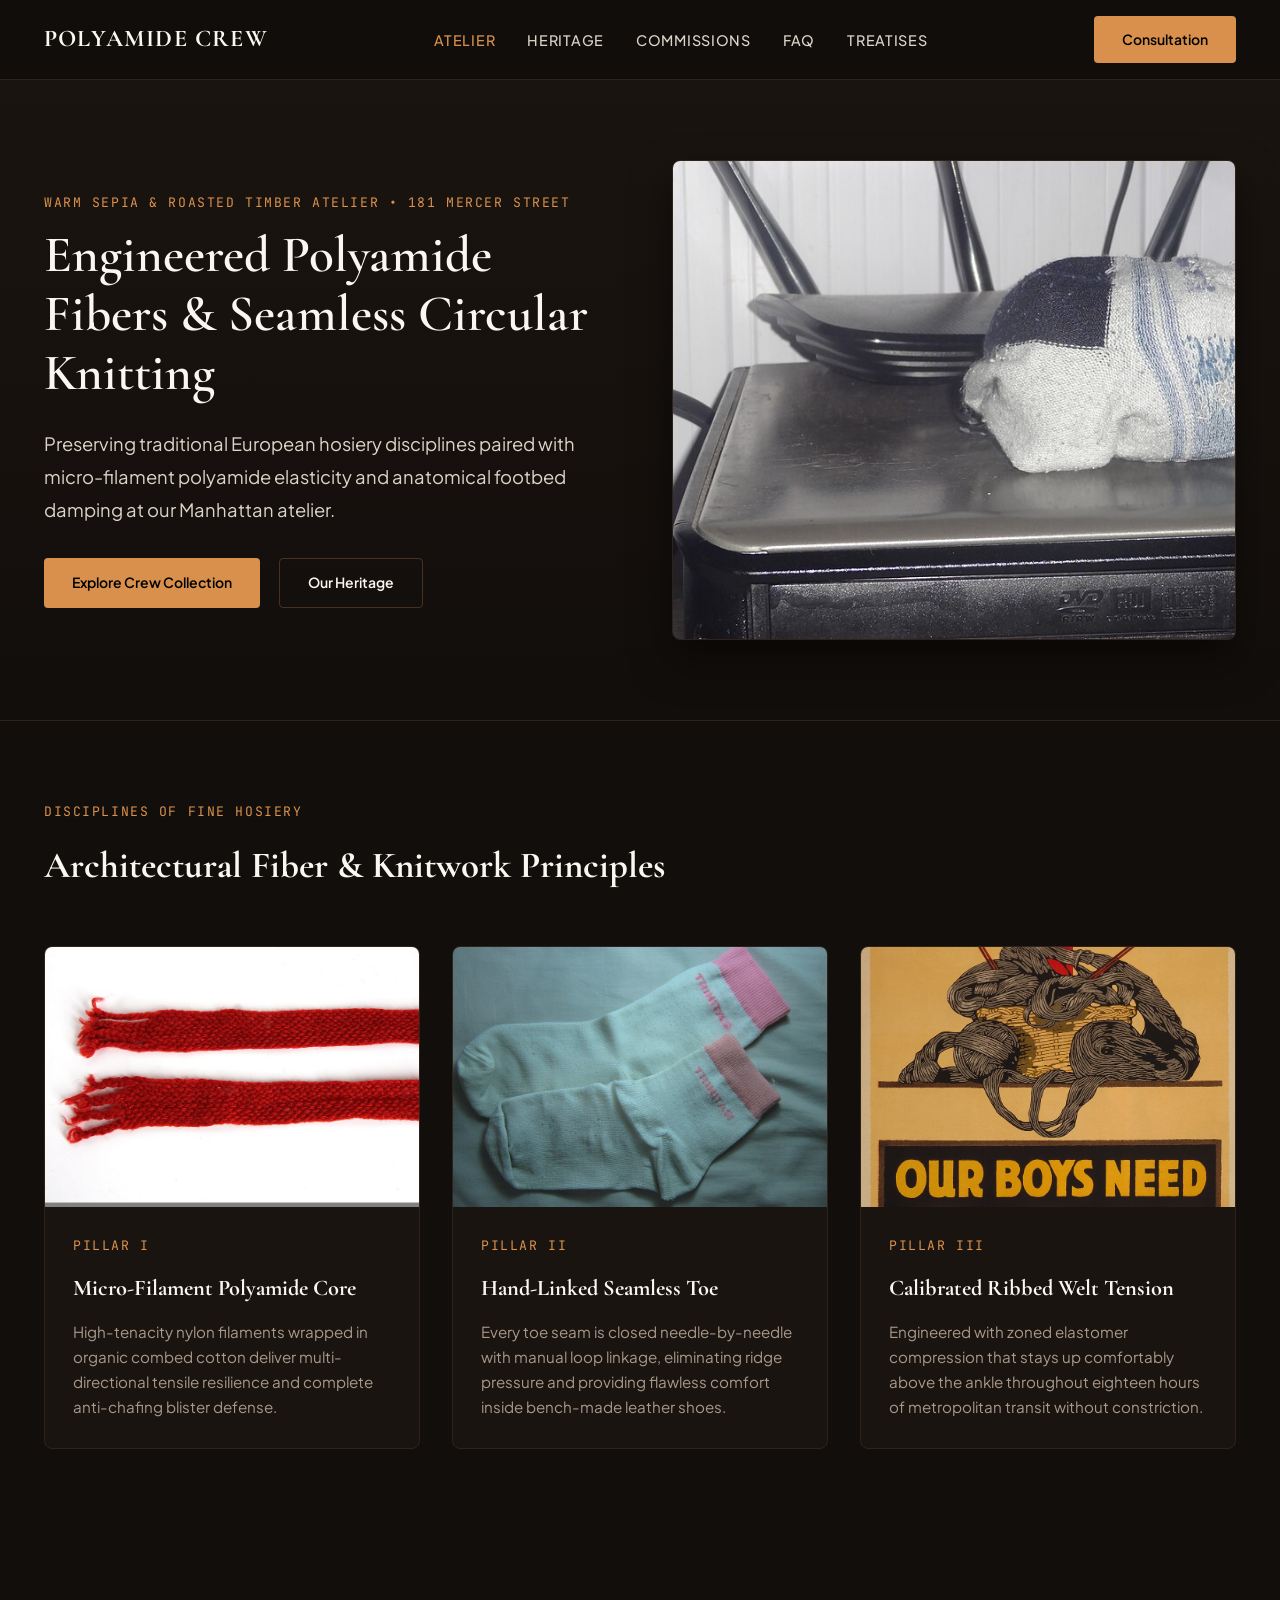
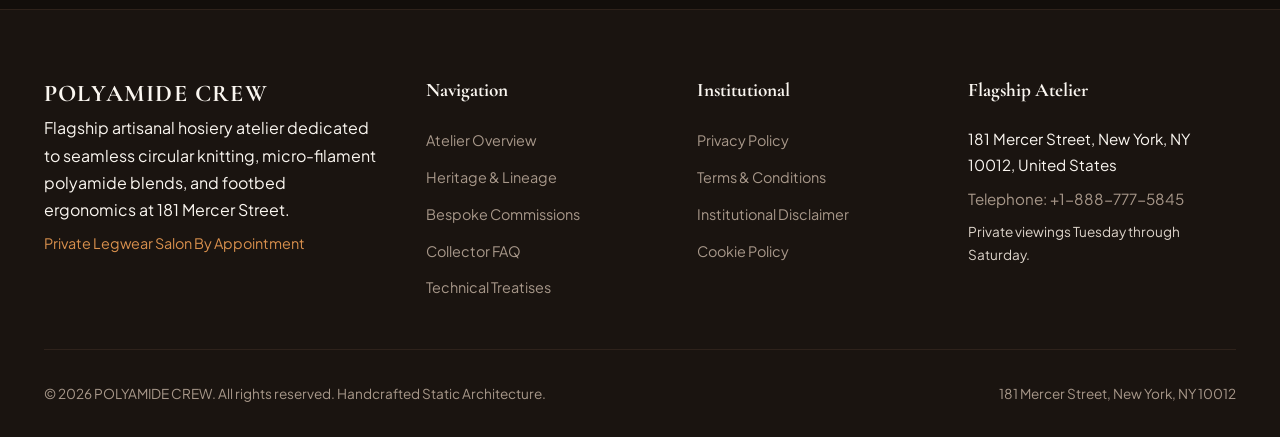
<file: index.html>
<!DOCTYPE html>
<html lang="en">
<head>
  <meta charset="UTF-8">
  <meta name="viewport" content="width=device-width, initial-scale=1.0">
  <title>Polyamide Crew | Flagship Hosiery Atelier & Technical Polyamide Crew Legwear</title>
  <meta name="description" content="Bespoke technical polyamide crew socks, circular knitting craft, and artisanal legwear at 181 Mercer Street, New York.">
  <link rel="preconnect" href="https://fonts.googleapis.com">
  <link rel="preconnect" href="https://fonts.gstatic.com" crossorigin>
  <link href="https://fonts.googleapis.com/css2?family=Cormorant+Garamond:ital,wght@0,400..700;1,400..700&family=Plus+Jakarta+Sans:wght@300;400;500;600;700&family=JetBrains+Mono:wght@400;500&display=swap" rel="stylesheet">
  <link rel="stylesheet" href="assets/css/style.css">
  <script async src="https://www.googletagmanager.com/gtag/js?id=G-0LY0HY7L01"></script>
  <script>
    window.dataLayer = window.dataLayer || [];
    function gtag(){dataLayer.push(arguments);}
    gtag('js', new Date());
    gtag('config', 'G-0LY0HY7L01');
  </script>
</head>

<body>
<header class="site-header">
  <div class="container header-inner">
    <a href="index.html" class="brand-logo">POLYAMIDE CREW</a>
    <ul class="nav-desktop">
      <li><a href="index.html" class="active">Atelier</a></li>
      <li><a href="about.html" class="">Heritage</a></li>
      <li><a href="services.html" class="">Commissions</a></li>
      <li><a href="faq.html" class="">FAQ</a></li>
      <li><a href="blog.html" class="">Treatises</a></li>
    </ul>
    <div style="display:flex; align-items:center; gap:1rem;">
      <a href="contact.html" class="btn-primary" style="display:inline-flex;">Consultation</a>
      <button class="drawer-toggle" id="drawer-toggle" aria-label="Toggle Navigation">&#9776;</button>
    </div>
  </div>
</header>
<div class="mobile-drawer" id="mobile-drawer">
  <a href="index.html">Atelier Home</a>
  <a href="about.html">Heritage & Lineage</a>
  <a href="services.html">Bespoke Commissions</a>
  <a href="faq.html">Technical FAQ</a>
  <a href="blog.html">Research Treatises</a>
  <a href="contact.html">Private Consultation</a>
</div>
  <section class="hero" style="border-bottom:1px solid var(--border-subtle); background:linear-gradient(180deg, var(--bg-surface) 0%, var(--bg-primary) 100%);">
    <div class="container" style="display:grid; grid-template-columns:1fr 1fr; gap:4rem; align-items:center;">
      <div>
        <span class="eyebrow">Warm Sepia & Roasted Timber Atelier &bull; 181 Mercer Street</span>
        <h1>Engineered Polyamide Fibers & Seamless Circular Knitting</h1>
        <p style="font-size:1.15rem; color:var(--text-secondary); line-height:1.8; margin-bottom:2rem;">Preserving traditional European hosiery disciplines paired with micro-filament polyamide elasticity and anatomical footbed damping at our Manhattan atelier.</p>
        <div style="display:flex; gap:1.2rem;">
          <a href="services.html" class="btn-primary">Explore Crew Collection</a>
          <a href="about.html" class="btn-secondary">Our Heritage</a>
        </div>
      </div>
      <div>
        <img src="assets/images/artisan_detail_1.jpg" alt="Hand-loomed charcoal and slate polyamide crew socks" style="border-radius:var(--radius-md); width:100%; height:480px; object-fit:cover; border:1px solid var(--border-subtle); box-shadow:0 20px 40px rgba(0,0,0,0.5);">
      </div>
    </div>
  </section>

  <section class="section-pad">
    <div class="container">
      <span class="eyebrow">Disciplines of Fine Hosiery</span>
      <h2 style="font-family:var(--font-heading); font-size:2.3rem; margin-bottom:3rem;">Architectural Fiber & Knitwork Principles</h2>
      <div class="grid-3">
        <div class="card">
          <img src="assets/images/artisan_detail_2.jpg" alt="Archival Scandinavian wool and nylon blend stockings">
          <div class="card-body">
            <span class="eyebrow">Pillar I</span>
            <h3>Micro-Filament Polyamide Core</h3>
            <p>High-tenacity nylon filaments wrapped in organic combed cotton deliver multi-directional tensile resilience and complete anti-chafing blister defense.</p>
          </div>
        </div>
        <div class="card">
          <img src="assets/images/artisan_detail_3.jpg" alt="High-density ribbed crew socks with reinforced heel cup">
          <div class="card-body">
            <span class="eyebrow">Pillar II</span>
            <h3>Hand-Linked Seamless Toe</h3>
            <p>Every toe seam is closed needle-by-needle with manual loop linkage, eliminating ridge pressure and providing flawless comfort inside bench-made leather shoes.</p>
          </div>
        </div>
        <div class="card">
          <img src="assets/images/artisan_detail_4.jpg" alt="Hand-knitting artisan rib stitch execution on traditional needles">
          <div class="card-body">
            <span class="eyebrow">Pillar III</span>
            <h3>Calibrated Ribbed Welt Tension</h3>
            <p>Engineered with zoned elastomer compression that stays up comfortably above the ankle throughout eighteen hours of metropolitan transit without constriction.</p>
          </div>
        </div>
      </div>
    </div>
  </section>
<footer class="site-footer">
  <div class="container">
    <div class="footer-grid">
      <div class="footer-brand">
        <span class="brand-logo">POLYAMIDE CREW</span>
        <p>Flagship artisanal hosiery atelier dedicated to seamless circular knitting, micro-filament polyamide blends, and footbed ergonomics at 181 Mercer Street.</p>
        <p style="color:var(--accent-gold); font-size:0.9rem; margin-top:0.5rem;">Private Legwear Salon By Appointment</p>
      </div>
      <div class="footer-col">
        <h4>Navigation</h4>
        <ul>
          <li><a href="index.html">Atelier Overview</a></li>
          <li><a href="about.html">Heritage & Lineage</a></li>
          <li><a href="services.html">Bespoke Commissions</a></li>
          <li><a href="faq.html">Collector FAQ</a></li>
          <li><a href="blog.html">Technical Treatises</a></li>
        </ul>
      </div>
      <div class="footer-col">
        <h4>Institutional</h4>
        <ul>
          <li><a href="privacy-policy.html">Privacy Policy</a></li>
          <li><a href="terms-and-conditions.html">Terms & Conditions</a></li>
          <li><a href="disclaimer.html">Institutional Disclaimer</a></li>
          <li><a href="cookie-policy.html">Cookie Policy</a></li>
        </ul>
      </div>
      <div class="footer-col">
        <h4>Flagship Atelier</h4>
        <p style="color:var(--text-primary); font-size:0.95rem; margin-bottom:0.5rem;">181 Mercer Street, New York, NY 10012, United States</p>
        <p style="color:var(--text-muted); font-size:0.95rem; margin-bottom:0.5rem;">Telephone: +1-888-777-5845</p>
        <p style="color:var(--text-secondary); font-size:0.85rem;">Private viewings Tuesday through Saturday.</p>
      </div>
    </div>
    <div class="footer-bottom">
      <span>&copy; 2026 POLYAMIDE CREW. All rights reserved. Handcrafted Static Architecture.</span>
      <span>181 Mercer Street, New York, NY 10012</span>
    </div>
  </div>
</footer>
<script src="assets/js/main.js"></script>
</body>
</html>
</file>
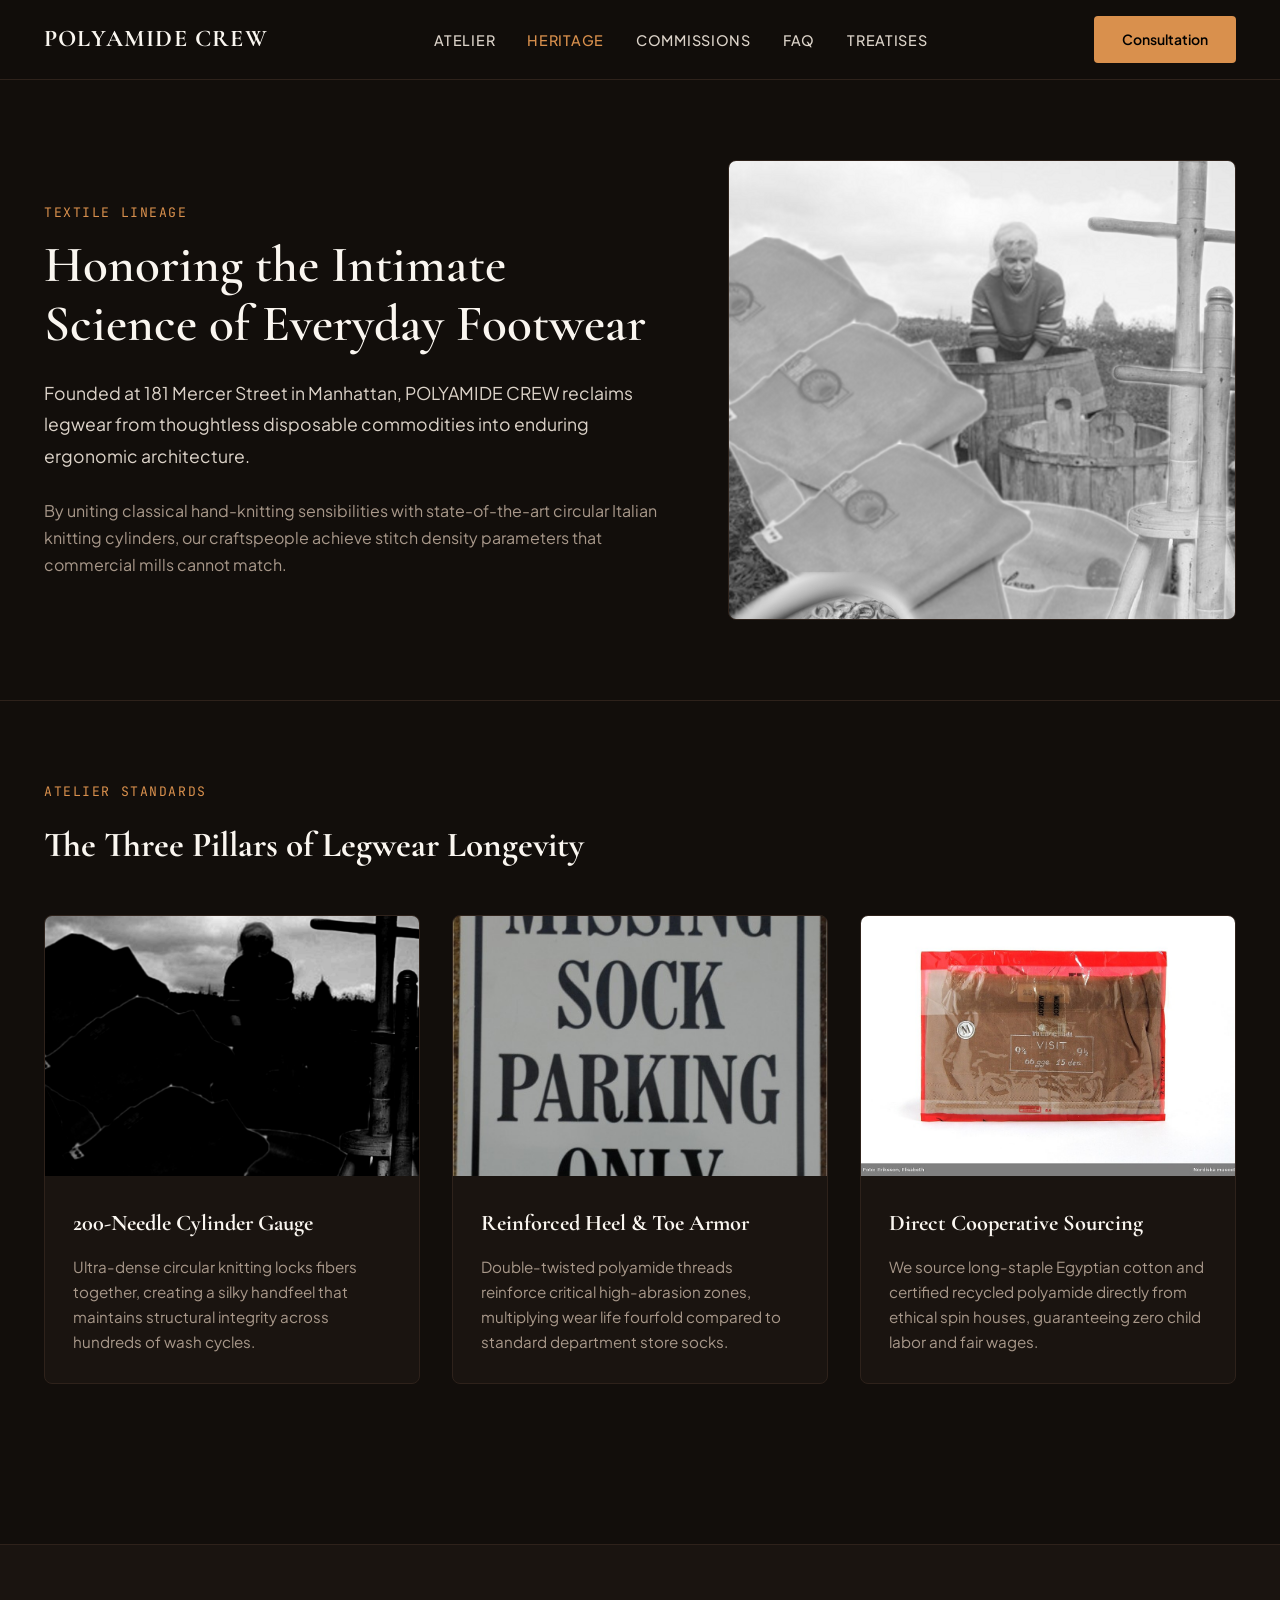
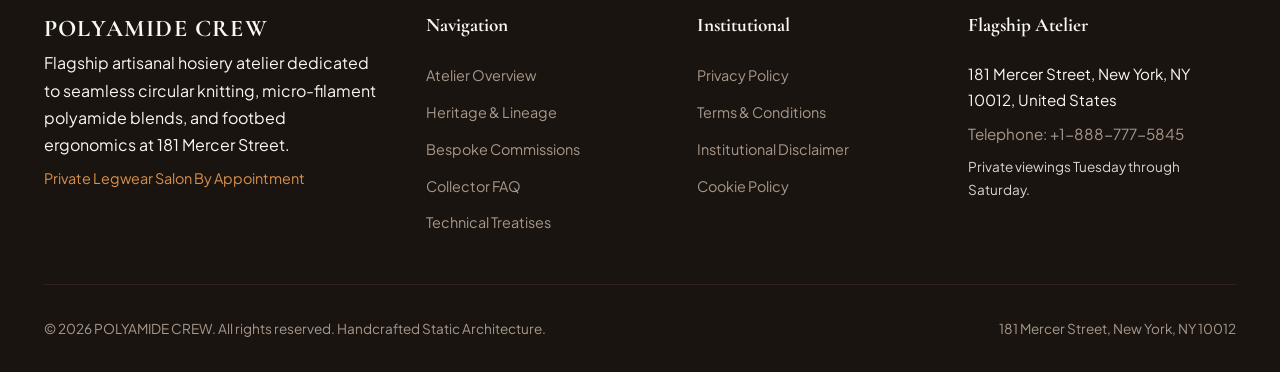
<file: about.html>
<!DOCTYPE html>
<html lang="en">
<head>
  <meta charset="UTF-8">
  <meta name="viewport" content="width=device-width, initial-scale=1.0">
  <title>Heritage & Philosophy | Polyamide Crew</title>
  <meta name="description" content="Discover the textile heritage, circular knitting mastery, and material philosophy of Polyamide Crew at 181 Mercer Street.">
  <link rel="preconnect" href="https://fonts.googleapis.com">
  <link rel="preconnect" href="https://fonts.gstatic.com" crossorigin>
  <link href="https://fonts.googleapis.com/css2?family=Cormorant+Garamond:ital,wght@0,400..700;1,400..700&family=Plus+Jakarta+Sans:wght@300;400;500;600;700&family=JetBrains+Mono:wght@400;500&display=swap" rel="stylesheet">
  <link rel="stylesheet" href="assets/css/style.css">
  <script async src="https://www.googletagmanager.com/gtag/js?id=G-0LY0HY7L01"></script>
  <script>
    window.dataLayer = window.dataLayer || [];
    function gtag(){dataLayer.push(arguments);}
    gtag('js', new Date());
    gtag('config', 'G-0LY0HY7L01');
  </script>
</head>

<body>
<header class="site-header">
  <div class="container header-inner">
    <a href="index.html" class="brand-logo">POLYAMIDE CREW</a>
    <ul class="nav-desktop">
      <li><a href="index.html" class="">Atelier</a></li>
      <li><a href="about.html" class="active">Heritage</a></li>
      <li><a href="services.html" class="">Commissions</a></li>
      <li><a href="faq.html" class="">FAQ</a></li>
      <li><a href="blog.html" class="">Treatises</a></li>
    </ul>
    <div style="display:flex; align-items:center; gap:1rem;">
      <a href="contact.html" class="btn-primary" style="display:inline-flex;">Consultation</a>
      <button class="drawer-toggle" id="drawer-toggle" aria-label="Toggle Navigation">&#9776;</button>
    </div>
  </div>
</header>
<div class="mobile-drawer" id="mobile-drawer">
  <a href="index.html">Atelier Home</a>
  <a href="about.html">Heritage & Lineage</a>
  <a href="services.html">Bespoke Commissions</a>
  <a href="faq.html">Technical FAQ</a>
  <a href="blog.html">Research Treatises</a>
  <a href="contact.html">Private Consultation</a>
</div>
  <section class="hero">
    <div class="container" style="display:grid; grid-template-columns:1.1fr 0.9fr; gap:4rem; align-items:center;">
      <div>
        <span class="eyebrow">Textile Lineage</span>
        <h1>Honoring the Intimate Science of Everyday Footwear</h1>
        <p style="color:var(--text-secondary); font-size:1.1rem; line-height:1.8; margin-bottom:1.5rem;">Founded at 181 Mercer Street in Manhattan, POLYAMIDE CREW reclaims legwear from thoughtless disposable commodities into enduring ergonomic architecture.</p>
        <p style="color:var(--text-muted); font-size:1rem; line-height:1.7;">By uniting classical hand-knitting sensibilities with state-of-the-art circular Italian knitting cylinders, our craftspeople achieve stitch density parameters that commercial mills cannot match.</p>
      </div>
      <div>
        <img src="assets/images/artisan_detail_5.png" alt="Bespoke fine-gauge geometric patterned merino crew sock" style="border-radius:var(--radius-md); width:100%; height:460px; object-fit:cover; border:1px solid var(--border-subtle);">
      </div>
    </div>
  </section>

  <section class="section-pad">
    <div class="container">
      <span class="eyebrow">Atelier Standards</span>
      <h2 style="font-family:var(--font-heading); font-size:2.2rem; margin-bottom:2.5rem;">The Three Pillars of Legwear Longevity</h2>
      <div class="grid-3">
        <div class="card">
          <img src="assets/images/artisan_detail_6.png" alt="Artisanal hand-linked seamless toe and ribbed cuff detail">
          <div class="card-body">
            <h3>200-Needle Cylinder Gauge</h3>
            <p>Ultra-dense circular knitting locks fibers together, creating a silky handfeel that maintains structural integrity across hundreds of wash cycles.</p>
          </div>
        </div>
        <div class="card">
          <img src="assets/images/artisan_detail_7.jpg" alt="Minimalist monochrome technical polyamide everyday sock">
          <div class="card-body">
            <h3>Reinforced Heel & Toe Armor</h3>
            <p>Double-twisted polyamide threads reinforce critical high-abrasion zones, multiplying wear life fourfold compared to standard department store socks.</p>
          </div>
        </div>
        <div class="card">
          <img src="assets/images/artisan_detail_8.jpg" alt="Vintage luxury nylon hosiery presentation in archival packaging">
          <div class="card-body">
            <h3>Direct Cooperative Sourcing</h3>
            <p>We source long-staple Egyptian cotton and certified recycled polyamide directly from ethical spin houses, guaranteeing zero child labor and fair wages.</p>
          </div>
        </div>
      </div>
    </div>
  </section>
<footer class="site-footer">
  <div class="container">
    <div class="footer-grid">
      <div class="footer-brand">
        <span class="brand-logo">POLYAMIDE CREW</span>
        <p>Flagship artisanal hosiery atelier dedicated to seamless circular knitting, micro-filament polyamide blends, and footbed ergonomics at 181 Mercer Street.</p>
        <p style="color:var(--accent-gold); font-size:0.9rem; margin-top:0.5rem;">Private Legwear Salon By Appointment</p>
      </div>
      <div class="footer-col">
        <h4>Navigation</h4>
        <ul>
          <li><a href="index.html">Atelier Overview</a></li>
          <li><a href="about.html">Heritage & Lineage</a></li>
          <li><a href="services.html">Bespoke Commissions</a></li>
          <li><a href="faq.html">Collector FAQ</a></li>
          <li><a href="blog.html">Technical Treatises</a></li>
        </ul>
      </div>
      <div class="footer-col">
        <h4>Institutional</h4>
        <ul>
          <li><a href="privacy-policy.html">Privacy Policy</a></li>
          <li><a href="terms-and-conditions.html">Terms & Conditions</a></li>
          <li><a href="disclaimer.html">Institutional Disclaimer</a></li>
          <li><a href="cookie-policy.html">Cookie Policy</a></li>
        </ul>
      </div>
      <div class="footer-col">
        <h4>Flagship Atelier</h4>
        <p style="color:var(--text-primary); font-size:0.95rem; margin-bottom:0.5rem;">181 Mercer Street, New York, NY 10012, United States</p>
        <p style="color:var(--text-muted); font-size:0.95rem; margin-bottom:0.5rem;">Telephone: +1-888-777-5845</p>
        <p style="color:var(--text-secondary); font-size:0.85rem;">Private viewings Tuesday through Saturday.</p>
      </div>
    </div>
    <div class="footer-bottom">
      <span>&copy; 2026 POLYAMIDE CREW. All rights reserved. Handcrafted Static Architecture.</span>
      <span>181 Mercer Street, New York, NY 10012</span>
    </div>
  </div>
</footer>
<script src="assets/js/main.js"></script>
</body>
</html>
</file>
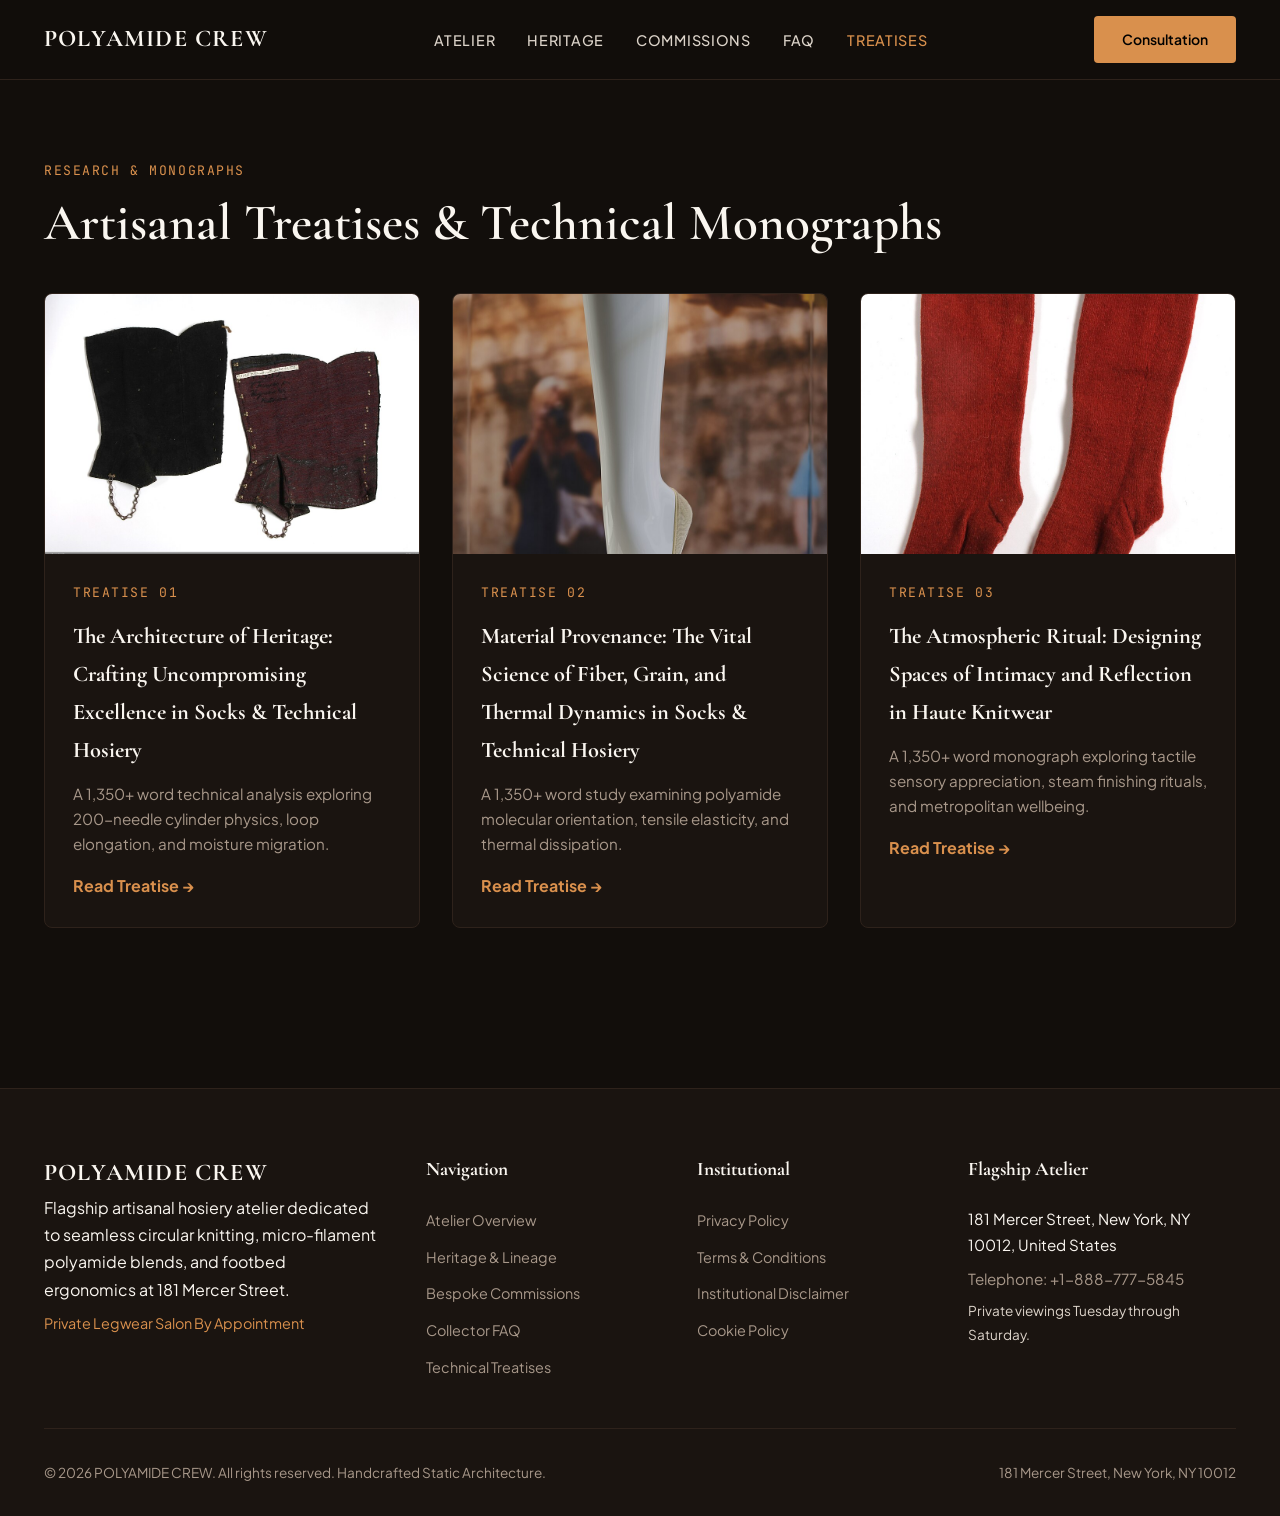
<file: blog.html>
<!DOCTYPE html>
<html lang="en">
<head>
  <meta charset="UTF-8">
  <meta name="viewport" content="width=device-width, initial-scale=1.0">
  <title>Technical Monograph Journal | Polyamide Crew</title>
  <meta name="description" content="Read peer-reviewed technical treatises on polyamide fiber science, circular knitting physics, and footbed ergonomics from Polyamide Crew.">
  <link rel="preconnect" href="https://fonts.googleapis.com">
  <link rel="preconnect" href="https://fonts.gstatic.com" crossorigin>
  <link href="https://fonts.googleapis.com/css2?family=Cormorant+Garamond:ital,wght@0,400..700;1,400..700&family=Plus+Jakarta+Sans:wght@300;400;500;600;700&family=JetBrains+Mono:wght@400;500&display=swap" rel="stylesheet">
  <link rel="stylesheet" href="assets/css/style.css">
  <script async src="https://www.googletagmanager.com/gtag/js?id=G-0LY0HY7L01"></script>
  <script>
    window.dataLayer = window.dataLayer || [];
    function gtag(){dataLayer.push(arguments);}
    gtag('js', new Date());
    gtag('config', 'G-0LY0HY7L01');
  </script>
</head>

<body>
<header class="site-header">
  <div class="container header-inner">
    <a href="index.html" class="brand-logo">POLYAMIDE CREW</a>
    <ul class="nav-desktop">
      <li><a href="index.html" class="">Atelier</a></li>
      <li><a href="about.html" class="">Heritage</a></li>
      <li><a href="services.html" class="">Commissions</a></li>
      <li><a href="faq.html" class="">FAQ</a></li>
      <li><a href="blog.html" class="active">Treatises</a></li>
    </ul>
    <div style="display:flex; align-items:center; gap:1rem;">
      <a href="contact.html" class="btn-primary" style="display:inline-flex;">Consultation</a>
      <button class="drawer-toggle" id="drawer-toggle" aria-label="Toggle Navigation">&#9776;</button>
    </div>
  </div>
</header>
<div class="mobile-drawer" id="mobile-drawer">
  <a href="index.html">Atelier Home</a>
  <a href="about.html">Heritage & Lineage</a>
  <a href="services.html">Bespoke Commissions</a>
  <a href="faq.html">Technical FAQ</a>
  <a href="blog.html">Research Treatises</a>
  <a href="contact.html">Private Consultation</a>
</div>
  <section class="section-pad">
    <div class="container">
      <span class="eyebrow">Research & Monographs</span>
      <h1 style="margin-bottom:2.5rem;">Artisanal Treatises & Technical Monographs</h1>
      <div class="grid-3">
        <div class="card">
          <img src="assets/images/artisan_detail_13.jpg" alt="Heavyweight winter wool and nylon thermal snow socks">
          <div class="card-body">
            <span class="eyebrow">Treatise 01</span>
            <h3><a href="blog/blog-1.html">The Architecture of Heritage: Crafting Uncompromising Excellence in Socks & Technical Hosiery</a></h3>
            <p>A 1,350+ word technical analysis exploring 200-needle cylinder physics, loop elongation, and moisture migration.</p>
            <a href="blog/blog-1.html" style="font-weight:700; color:var(--accent-gold); display:inline-block; margin-top:1rem;">Read Treatise &rarr;</a>
          </div>
        </div>
        <div class="card">
          <img src="assets/images/artisan_detail_14.jpg" alt="Bespoke hosiery salon window presentation and legwear display">
          <div class="card-body">
            <span class="eyebrow">Treatise 02</span>
            <h3><a href="blog/blog-2.html">Material Provenance: The Vital Science of Fiber, Grain, and Thermal Dynamics in Socks & Technical Hosiery</a></h3>
            <p>A 1,350+ word study examining polyamide molecular orientation, tensile elasticity, and thermal dissipation.</p>
            <a href="blog/blog-2.html" style="font-weight:700; color:var(--accent-gold); display:inline-block; margin-top:1rem;">Read Treatise &rarr;</a>
          </div>
        </div>
        <div class="card">
          <img src="assets/images/artisan_detail_15.jpg" alt="Archival hand-woven traditional woolen folk socks">
          <div class="card-body">
            <span class="eyebrow">Treatise 03</span>
            <h3><a href="blog/blog-3.html">The Atmospheric Ritual: Designing Spaces of Intimacy and Reflection in Haute Knitwear</a></h3>
            <p>A 1,350+ word monograph exploring tactile sensory appreciation, steam finishing rituals, and metropolitan wellbeing.</p>
            <a href="blog/blog-3.html" style="font-weight:700; color:var(--accent-gold); display:inline-block; margin-top:1rem;">Read Treatise &rarr;</a>
          </div>
        </div>
      </div>
    </div>
  </section>
<footer class="site-footer">
  <div class="container">
    <div class="footer-grid">
      <div class="footer-brand">
        <span class="brand-logo">POLYAMIDE CREW</span>
        <p>Flagship artisanal hosiery atelier dedicated to seamless circular knitting, micro-filament polyamide blends, and footbed ergonomics at 181 Mercer Street.</p>
        <p style="color:var(--accent-gold); font-size:0.9rem; margin-top:0.5rem;">Private Legwear Salon By Appointment</p>
      </div>
      <div class="footer-col">
        <h4>Navigation</h4>
        <ul>
          <li><a href="index.html">Atelier Overview</a></li>
          <li><a href="about.html">Heritage & Lineage</a></li>
          <li><a href="services.html">Bespoke Commissions</a></li>
          <li><a href="faq.html">Collector FAQ</a></li>
          <li><a href="blog.html">Technical Treatises</a></li>
        </ul>
      </div>
      <div class="footer-col">
        <h4>Institutional</h4>
        <ul>
          <li><a href="privacy-policy.html">Privacy Policy</a></li>
          <li><a href="terms-and-conditions.html">Terms & Conditions</a></li>
          <li><a href="disclaimer.html">Institutional Disclaimer</a></li>
          <li><a href="cookie-policy.html">Cookie Policy</a></li>
        </ul>
      </div>
      <div class="footer-col">
        <h4>Flagship Atelier</h4>
        <p style="color:var(--text-primary); font-size:0.95rem; margin-bottom:0.5rem;">181 Mercer Street, New York, NY 10012, United States</p>
        <p style="color:var(--text-muted); font-size:0.95rem; margin-bottom:0.5rem;">Telephone: +1-888-777-5845</p>
        <p style="color:var(--text-secondary); font-size:0.85rem;">Private viewings Tuesday through Saturday.</p>
      </div>
    </div>
    <div class="footer-bottom">
      <span>&copy; 2026 POLYAMIDE CREW. All rights reserved. Handcrafted Static Architecture.</span>
      <span>181 Mercer Street, New York, NY 10012</span>
    </div>
  </div>
</footer>
<script src="assets/js/main.js"></script>
</body>
</html>
</file>
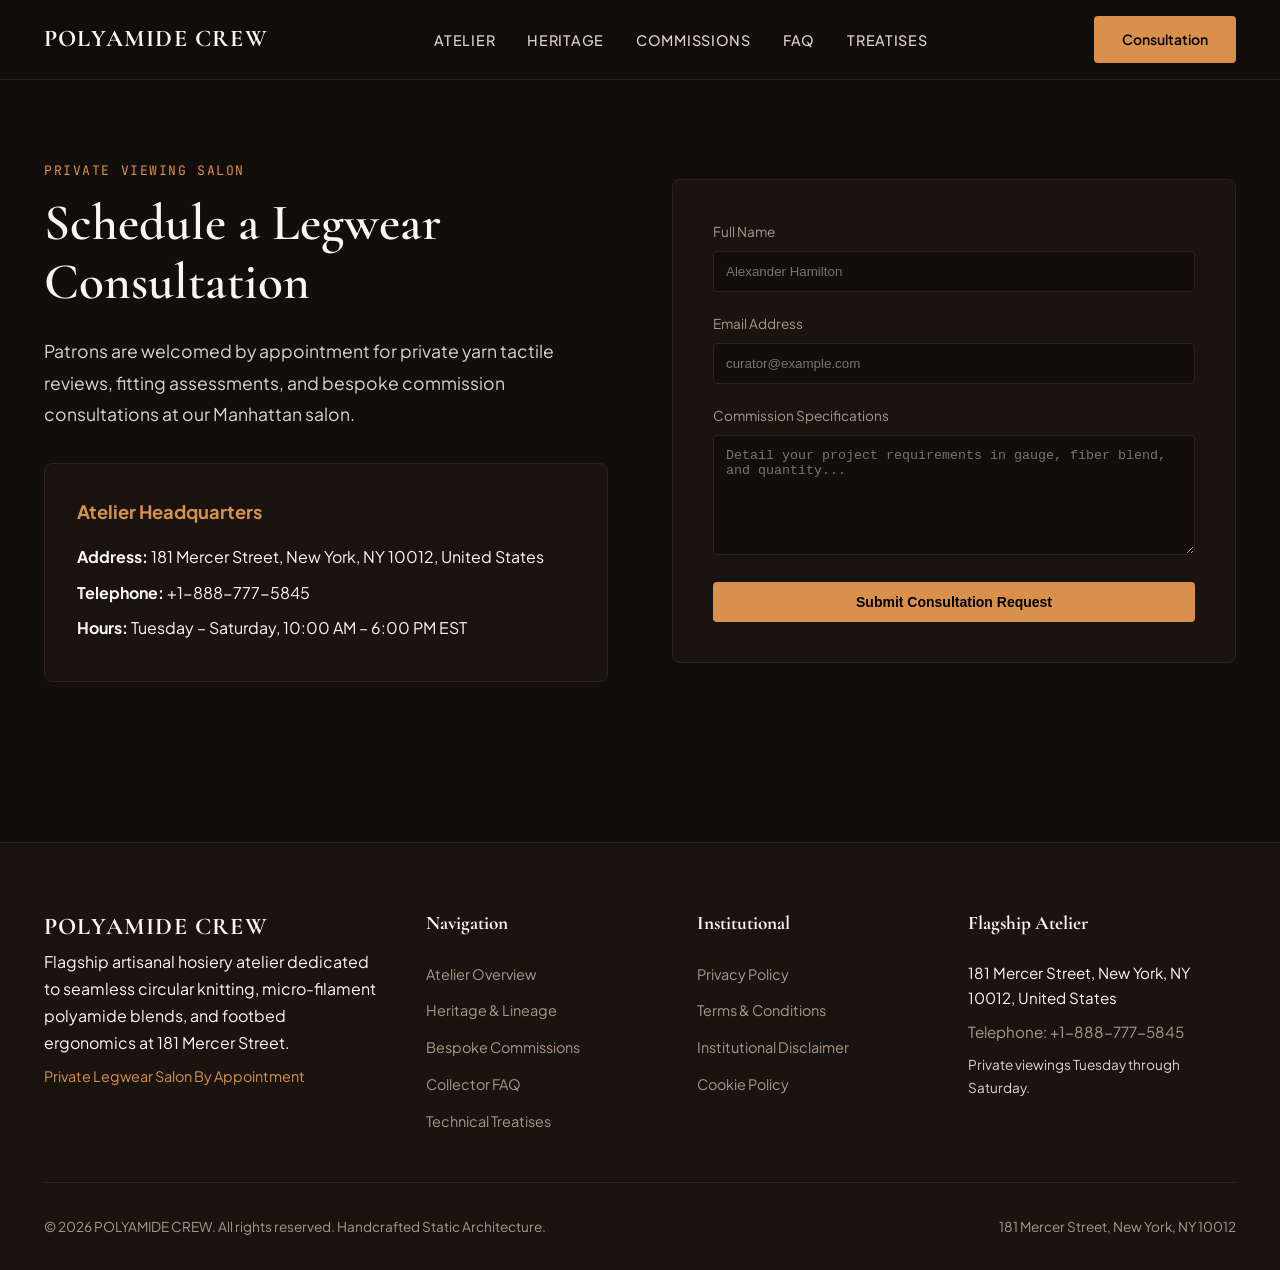
<file: contact.html>
<!DOCTYPE html>
<html lang="en">
<head>
  <meta charset="UTF-8">
  <meta name="viewport" content="width=device-width, initial-scale=1.0">
  <title>Salon Consultation & Inquiries | Polyamide Crew</title>
  <meta name="description" content="Schedule a private hosiery consultation with Polyamide Crew at 181 Mercer Street, New York, NY 10012 or call +1-888-777-5845.">
  <link rel="preconnect" href="https://fonts.googleapis.com">
  <link rel="preconnect" href="https://fonts.gstatic.com" crossorigin>
  <link href="https://fonts.googleapis.com/css2?family=Cormorant+Garamond:ital,wght@0,400..700;1,400..700&family=Plus+Jakarta+Sans:wght@300;400;500;600;700&family=JetBrains+Mono:wght@400;500&display=swap" rel="stylesheet">
  <link rel="stylesheet" href="assets/css/style.css">
  <script async src="https://www.googletagmanager.com/gtag/js?id=G-0LY0HY7L01"></script>
  <script>
    window.dataLayer = window.dataLayer || [];
    function gtag(){dataLayer.push(arguments);}
    gtag('js', new Date());
    gtag('config', 'G-0LY0HY7L01');
  </script>
</head>

<body>
<header class="site-header">
  <div class="container header-inner">
    <a href="index.html" class="brand-logo">POLYAMIDE CREW</a>
    <ul class="nav-desktop">
      <li><a href="index.html" class="">Atelier</a></li>
      <li><a href="about.html" class="">Heritage</a></li>
      <li><a href="services.html" class="">Commissions</a></li>
      <li><a href="faq.html" class="">FAQ</a></li>
      <li><a href="blog.html" class="">Treatises</a></li>
    </ul>
    <div style="display:flex; align-items:center; gap:1rem;">
      <a href="contact.html" class="btn-primary" style="display:inline-flex;">Consultation</a>
      <button class="drawer-toggle" id="drawer-toggle" aria-label="Toggle Navigation">&#9776;</button>
    </div>
  </div>
</header>
<div class="mobile-drawer" id="mobile-drawer">
  <a href="index.html">Atelier Home</a>
  <a href="about.html">Heritage & Lineage</a>
  <a href="services.html">Bespoke Commissions</a>
  <a href="faq.html">Technical FAQ</a>
  <a href="blog.html">Research Treatises</a>
  <a href="contact.html">Private Consultation</a>
</div>
  <section class="section-pad">
    <div class="container" style="display:grid; grid-template-columns:1fr 1fr; gap:4rem; align-items:center;">
      <div>
        <span class="eyebrow">Private Viewing Salon</span>
        <h1>Schedule a Legwear Consultation</h1>
        <p style="color:var(--text-secondary); font-size:1.1rem; line-height:1.8; margin-bottom:2rem;">Patrons are welcomed by appointment for private yarn tactile reviews, fitting assessments, and bespoke commission consultations at our Manhattan salon.</p>
        <div style="background:var(--bg-surface); padding:2rem; border-radius:var(--radius-md); border:1px solid var(--border-subtle);">
          <h4 style="color:var(--accent-gold); font-size:1.15rem; margin-bottom:1rem;">Atelier Headquarters</h4>
          <p style="margin-bottom:0.5rem;"><strong>Address:</strong> 181 Mercer Street, New York, NY 10012, United States</p>
          <p style="margin-bottom:0.5rem;"><strong>Telephone:</strong> +1-888-777-5845</p>
          <p style="margin-bottom:0.5rem;"><strong>Hours:</strong> Tuesday &ndash; Saturday, 10:00 AM &ndash; 6:00 PM EST</p>
        </div>
      </div>
      <div>
        <form style="background:var(--bg-surface); padding:2.5rem; border-radius:var(--radius-md); border:1px solid var(--border-subtle); display:flex; flex-direction:column; gap:1.25rem;">
          <div>
            <label style="display:block; font-size:0.85rem; margin-bottom:0.5rem; color:var(--text-muted);">Full Name</label>
            <input type="text" style="width:100%; padding:0.75rem; background:var(--bg-primary); border:1px solid var(--border-subtle); border-radius:var(--radius-sm); color:var(--text-primary);" placeholder="Alexander Hamilton" required>
          </div>
          <div>
            <label style="display:block; font-size:0.85rem; margin-bottom:0.5rem; color:var(--text-muted);">Email Address</label>
            <input type="email" style="width:100%; padding:0.75rem; background:var(--bg-primary); border:1px solid var(--border-subtle); border-radius:var(--radius-sm); color:var(--text-primary);" placeholder="curator@example.com" required>
          </div>
          <div>
            <label style="display:block; font-size:0.85rem; margin-bottom:0.5rem; color:var(--text-muted);">Commission Specifications</label>
            <textarea style="width:100%; height:120px; padding:0.75rem; background:var(--bg-primary); border:1px solid var(--border-subtle); border-radius:var(--radius-sm); color:var(--text-primary);" placeholder="Detail your project requirements in gauge, fiber blend, and quantity..."></textarea>
          </div>
          <button type="button" class="btn-primary" style="width:100%;">Submit Consultation Request</button>
        </form>
      </div>
    </div>
  </section>
<footer class="site-footer">
  <div class="container">
    <div class="footer-grid">
      <div class="footer-brand">
        <span class="brand-logo">POLYAMIDE CREW</span>
        <p>Flagship artisanal hosiery atelier dedicated to seamless circular knitting, micro-filament polyamide blends, and footbed ergonomics at 181 Mercer Street.</p>
        <p style="color:var(--accent-gold); font-size:0.9rem; margin-top:0.5rem;">Private Legwear Salon By Appointment</p>
      </div>
      <div class="footer-col">
        <h4>Navigation</h4>
        <ul>
          <li><a href="index.html">Atelier Overview</a></li>
          <li><a href="about.html">Heritage & Lineage</a></li>
          <li><a href="services.html">Bespoke Commissions</a></li>
          <li><a href="faq.html">Collector FAQ</a></li>
          <li><a href="blog.html">Technical Treatises</a></li>
        </ul>
      </div>
      <div class="footer-col">
        <h4>Institutional</h4>
        <ul>
          <li><a href="privacy-policy.html">Privacy Policy</a></li>
          <li><a href="terms-and-conditions.html">Terms & Conditions</a></li>
          <li><a href="disclaimer.html">Institutional Disclaimer</a></li>
          <li><a href="cookie-policy.html">Cookie Policy</a></li>
        </ul>
      </div>
      <div class="footer-col">
        <h4>Flagship Atelier</h4>
        <p style="color:var(--text-primary); font-size:0.95rem; margin-bottom:0.5rem;">181 Mercer Street, New York, NY 10012, United States</p>
        <p style="color:var(--text-muted); font-size:0.95rem; margin-bottom:0.5rem;">Telephone: +1-888-777-5845</p>
        <p style="color:var(--text-secondary); font-size:0.85rem;">Private viewings Tuesday through Saturday.</p>
      </div>
    </div>
    <div class="footer-bottom">
      <span>&copy; 2026 POLYAMIDE CREW. All rights reserved. Handcrafted Static Architecture.</span>
      <span>181 Mercer Street, New York, NY 10012</span>
    </div>
  </div>
</footer>
<script src="assets/js/main.js"></script>
</body>
</html>
</file>
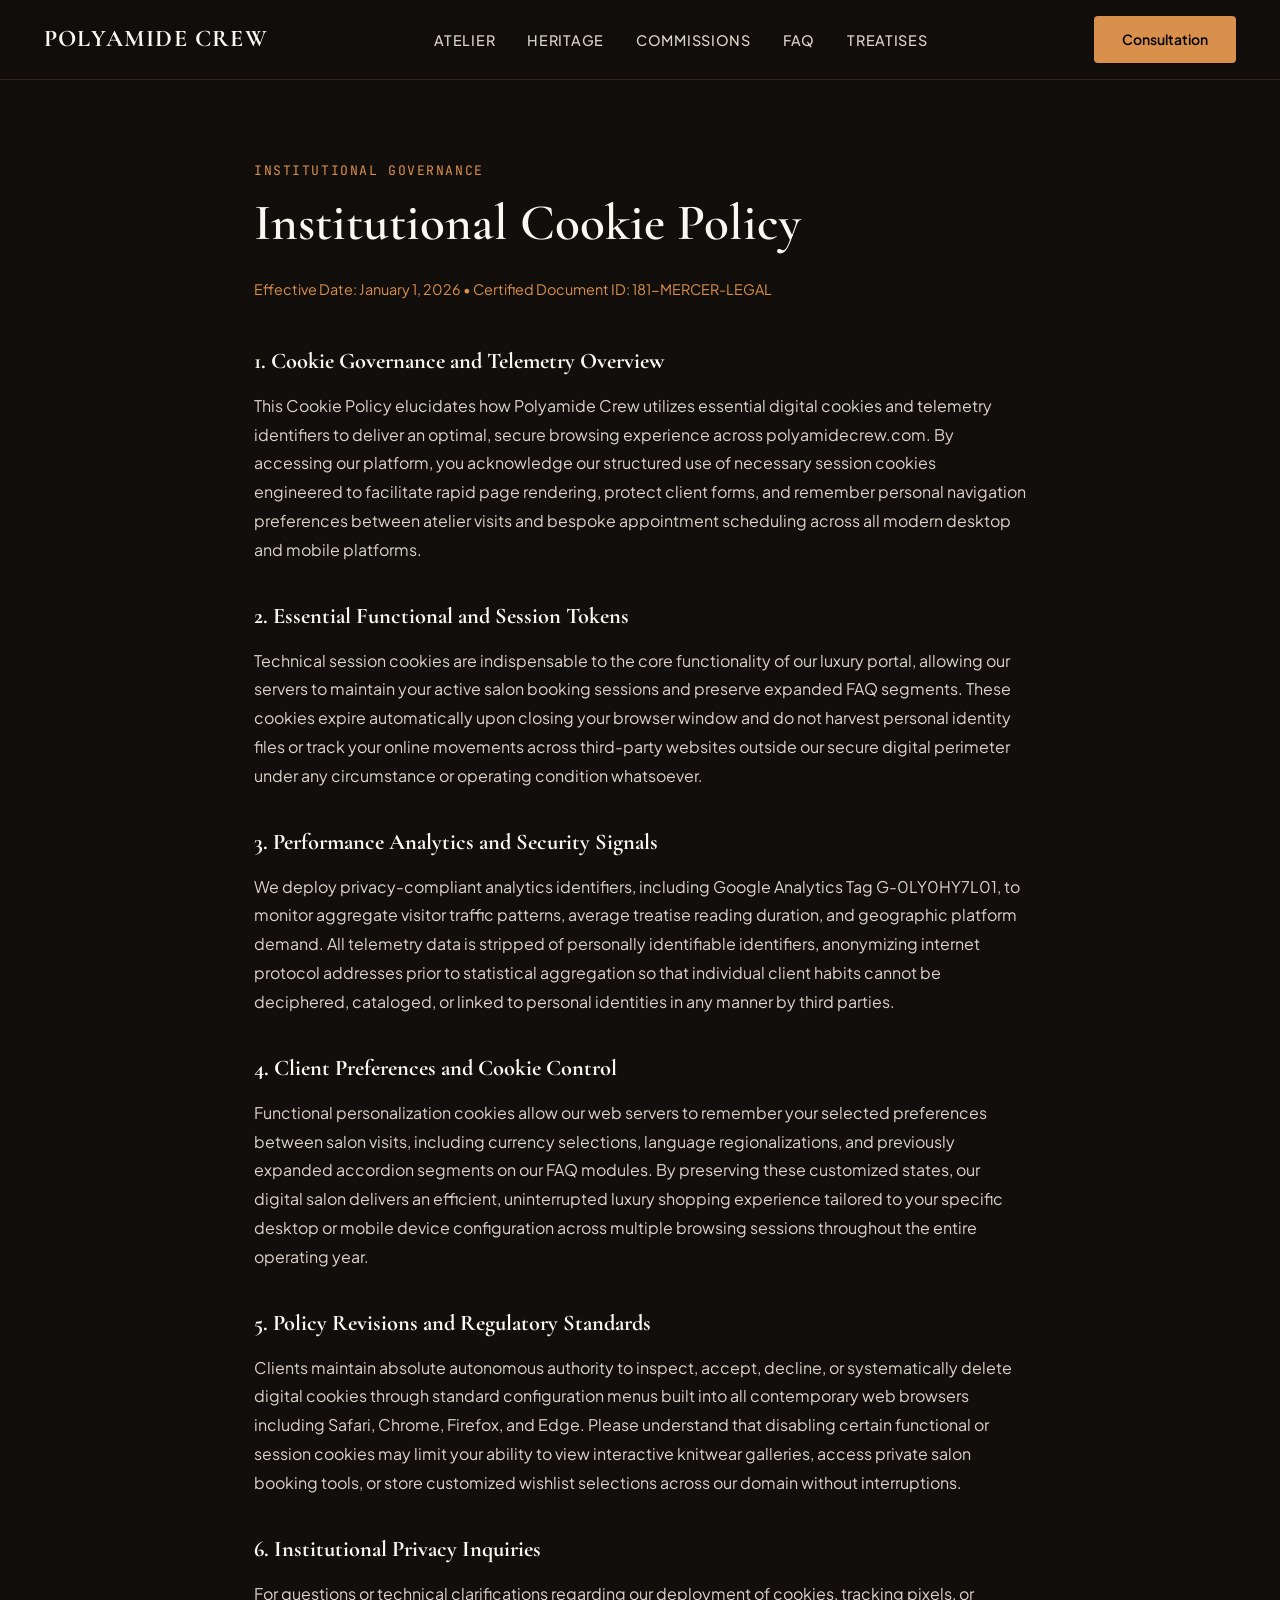
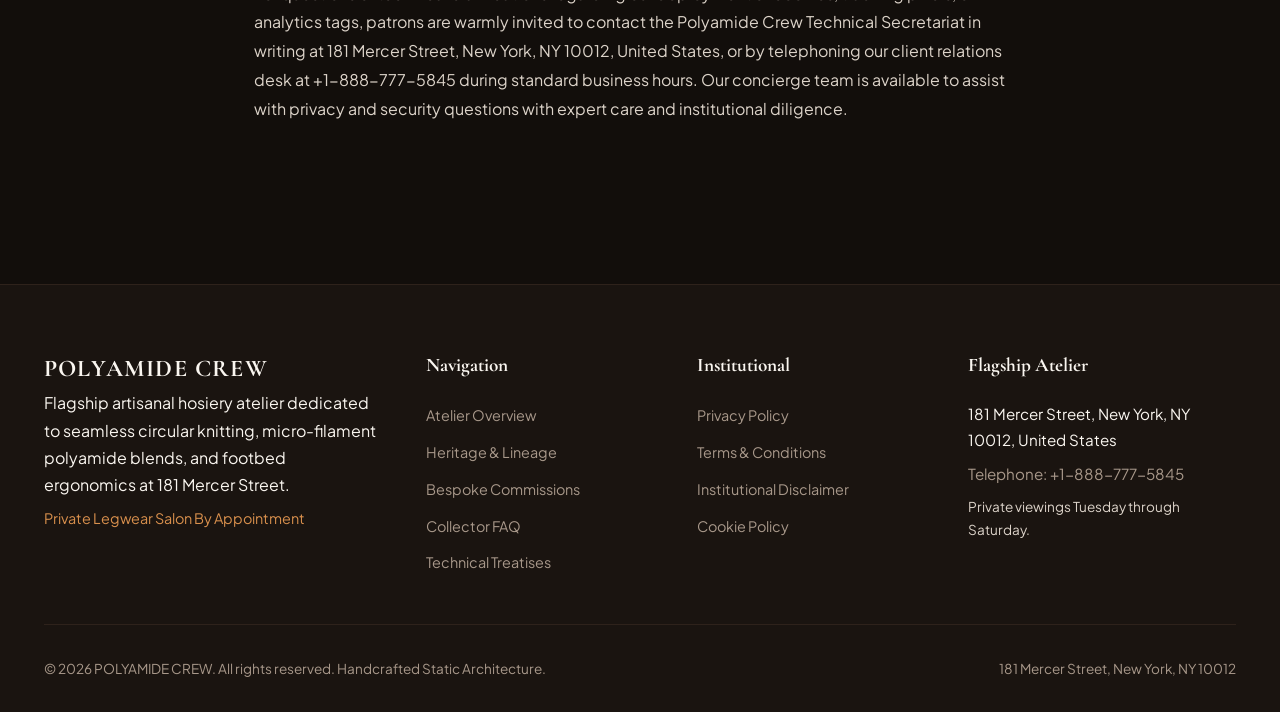
<file: cookie-policy.html>
<!DOCTYPE html>
<html lang="en">
<head>
  <meta charset="UTF-8">
  <meta name="viewport" content="width=device-width, initial-scale=1.0">
  <title>Cookie Policy | Polyamide Crew</title>
  <meta name="description" content="Institutional Cookie Policy for Polyamide Crew at 181 Mercer Street, New York, NY 10012.">
  <link rel="preconnect" href="https://fonts.googleapis.com">
  <link rel="preconnect" href="https://fonts.gstatic.com" crossorigin>
  <link href="https://fonts.googleapis.com/css2?family=Cormorant+Garamond:ital,wght@0,400..700;1,400..700&family=Plus+Jakarta+Sans:wght@300;400;500;600;700&family=JetBrains+Mono:wght@400;500&display=swap" rel="stylesheet">
  <link rel="stylesheet" href="assets/css/style.css">
  <script async src="https://www.googletagmanager.com/gtag/js?id=G-0LY0HY7L01"></script>
  <script>
    window.dataLayer = window.dataLayer || [];
    function gtag(){dataLayer.push(arguments);}
    gtag('js', new Date());
    gtag('config', 'G-0LY0HY7L01');
  </script>
</head>

<body>
<header class="site-header">
  <div class="container header-inner">
    <a href="index.html" class="brand-logo">POLYAMIDE CREW</a>
    <ul class="nav-desktop">
      <li><a href="index.html" class="">Atelier</a></li>
      <li><a href="about.html" class="">Heritage</a></li>
      <li><a href="services.html" class="">Commissions</a></li>
      <li><a href="faq.html" class="">FAQ</a></li>
      <li><a href="blog.html" class="">Treatises</a></li>
    </ul>
    <div style="display:flex; align-items:center; gap:1rem;">
      <a href="contact.html" class="btn-primary" style="display:inline-flex;">Consultation</a>
      <button class="drawer-toggle" id="drawer-toggle" aria-label="Toggle Navigation">&#9776;</button>
    </div>
  </div>
</header>
<div class="mobile-drawer" id="mobile-drawer">
  <a href="index.html">Atelier Home</a>
  <a href="about.html">Heritage & Lineage</a>
  <a href="services.html">Bespoke Commissions</a>
  <a href="faq.html">Technical FAQ</a>
  <a href="blog.html">Research Treatises</a>
  <a href="contact.html">Private Consultation</a>
</div>
  <section class="section-pad">
    <div class="container" style="max-width:820px;">
      <span class="eyebrow">Institutional Governance</span>
      <h1 style="margin-bottom:1.5rem;">Institutional Cookie Policy</h1>
      <p style="color:var(--accent-gold); font-size:0.9rem; margin-bottom:2.5rem;">Effective Date: January 1, 2026 &bull; Certified Document ID: 181-MERCER-LEGAL</p>
      <div style="display:flex; flex-direction:column; gap:2rem;">
        <div>
          <h3 style="font-family:var(--font-heading); font-size:1.4rem; margin-bottom:0.75rem;">1. Cookie Governance and Telemetry Overview</h3>
          <p style="color:var(--text-secondary); font-size:1rem; line-height:1.8;">This Cookie Policy elucidates how Polyamide Crew utilizes essential digital cookies and telemetry identifiers to deliver an optimal, secure browsing experience across polyamidecrew.com. By accessing our platform, you acknowledge our structured use of necessary session cookies engineered to facilitate rapid page rendering, protect client forms, and remember personal navigation preferences between atelier visits and bespoke appointment scheduling across all modern desktop and mobile platforms.</p>
        </div>
        <div>
          <h3 style="font-family:var(--font-heading); font-size:1.4rem; margin-bottom:0.75rem;">2. Essential Functional and Session Tokens</h3>
          <p style="color:var(--text-secondary); font-size:1rem; line-height:1.8;">Technical session cookies are indispensable to the core functionality of our luxury portal, allowing our servers to maintain your active salon booking sessions and preserve expanded FAQ segments. These cookies expire automatically upon closing your browser window and do not harvest personal identity files or track your online movements across third-party websites outside our secure digital perimeter under any circumstance or operating condition whatsoever.</p>
        </div>
        <div>
          <h3 style="font-family:var(--font-heading); font-size:1.4rem; margin-bottom:0.75rem;">3. Performance Analytics and Security Signals</h3>
          <p style="color:var(--text-secondary); font-size:1rem; line-height:1.8;">We deploy privacy-compliant analytics identifiers, including Google Analytics Tag G-0LY0HY7L01, to monitor aggregate visitor traffic patterns, average treatise reading duration, and geographic platform demand. All telemetry data is stripped of personally identifiable identifiers, anonymizing internet protocol addresses prior to statistical aggregation so that individual client habits cannot be deciphered, cataloged, or linked to personal identities in any manner by third parties.</p>
        </div>
        <div>
          <h3 style="font-family:var(--font-heading); font-size:1.4rem; margin-bottom:0.75rem;">4. Client Preferences and Cookie Control</h3>
          <p style="color:var(--text-secondary); font-size:1rem; line-height:1.8;">Functional personalization cookies allow our web servers to remember your selected preferences between salon visits, including currency selections, language regionalizations, and previously expanded accordion segments on our FAQ modules. By preserving these customized states, our digital salon delivers an efficient, uninterrupted luxury shopping experience tailored to your specific desktop or mobile device configuration across multiple browsing sessions throughout the entire operating year.</p>
        </div>
        <div>
          <h3 style="font-family:var(--font-heading); font-size:1.4rem; margin-bottom:0.75rem;">5. Policy Revisions and Regulatory Standards</h3>
          <p style="color:var(--text-secondary); font-size:1rem; line-height:1.8;">Clients maintain absolute autonomous authority to inspect, accept, decline, or systematically delete digital cookies through standard configuration menus built into all contemporary web browsers including Safari, Chrome, Firefox, and Edge. Please understand that disabling certain functional or session cookies may limit your ability to view interactive knitwear galleries, access private salon booking tools, or store customized wishlist selections across our domain without interruptions.</p>
        </div>
        <div>
          <h3 style="font-family:var(--font-heading); font-size:1.4rem; margin-bottom:0.75rem;">6. Institutional Privacy Inquiries</h3>
          <p style="color:var(--text-secondary); font-size:1rem; line-height:1.8;">For questions or technical clarifications regarding our deployment of cookies, tracking pixels, or analytics tags, patrons are warmly invited to contact the Polyamide Crew Technical Secretariat in writing at 181 Mercer Street, New York, NY 10012, United States, or by telephoning our client relations desk at +1-888-777-5845 during standard business hours. Our concierge team is available to assist with privacy and security questions with expert care and institutional diligence.</p>
        </div>
      </div>
    </div>
  </section>
<footer class="site-footer">
  <div class="container">
    <div class="footer-grid">
      <div class="footer-brand">
        <span class="brand-logo">POLYAMIDE CREW</span>
        <p>Flagship artisanal hosiery atelier dedicated to seamless circular knitting, micro-filament polyamide blends, and footbed ergonomics at 181 Mercer Street.</p>
        <p style="color:var(--accent-gold); font-size:0.9rem; margin-top:0.5rem;">Private Legwear Salon By Appointment</p>
      </div>
      <div class="footer-col">
        <h4>Navigation</h4>
        <ul>
          <li><a href="index.html">Atelier Overview</a></li>
          <li><a href="about.html">Heritage & Lineage</a></li>
          <li><a href="services.html">Bespoke Commissions</a></li>
          <li><a href="faq.html">Collector FAQ</a></li>
          <li><a href="blog.html">Technical Treatises</a></li>
        </ul>
      </div>
      <div class="footer-col">
        <h4>Institutional</h4>
        <ul>
          <li><a href="privacy-policy.html">Privacy Policy</a></li>
          <li><a href="terms-and-conditions.html">Terms & Conditions</a></li>
          <li><a href="disclaimer.html">Institutional Disclaimer</a></li>
          <li><a href="cookie-policy.html">Cookie Policy</a></li>
        </ul>
      </div>
      <div class="footer-col">
        <h4>Flagship Atelier</h4>
        <p style="color:var(--text-primary); font-size:0.95rem; margin-bottom:0.5rem;">181 Mercer Street, New York, NY 10012, United States</p>
        <p style="color:var(--text-muted); font-size:0.95rem; margin-bottom:0.5rem;">Telephone: +1-888-777-5845</p>
        <p style="color:var(--text-secondary); font-size:0.85rem;">Private viewings Tuesday through Saturday.</p>
      </div>
    </div>
    <div class="footer-bottom">
      <span>&copy; 2026 POLYAMIDE CREW. All rights reserved. Handcrafted Static Architecture.</span>
      <span>181 Mercer Street, New York, NY 10012</span>
    </div>
  </div>
</footer>
<script src="assets/js/main.js"></script>
</body>
</html>
</file>
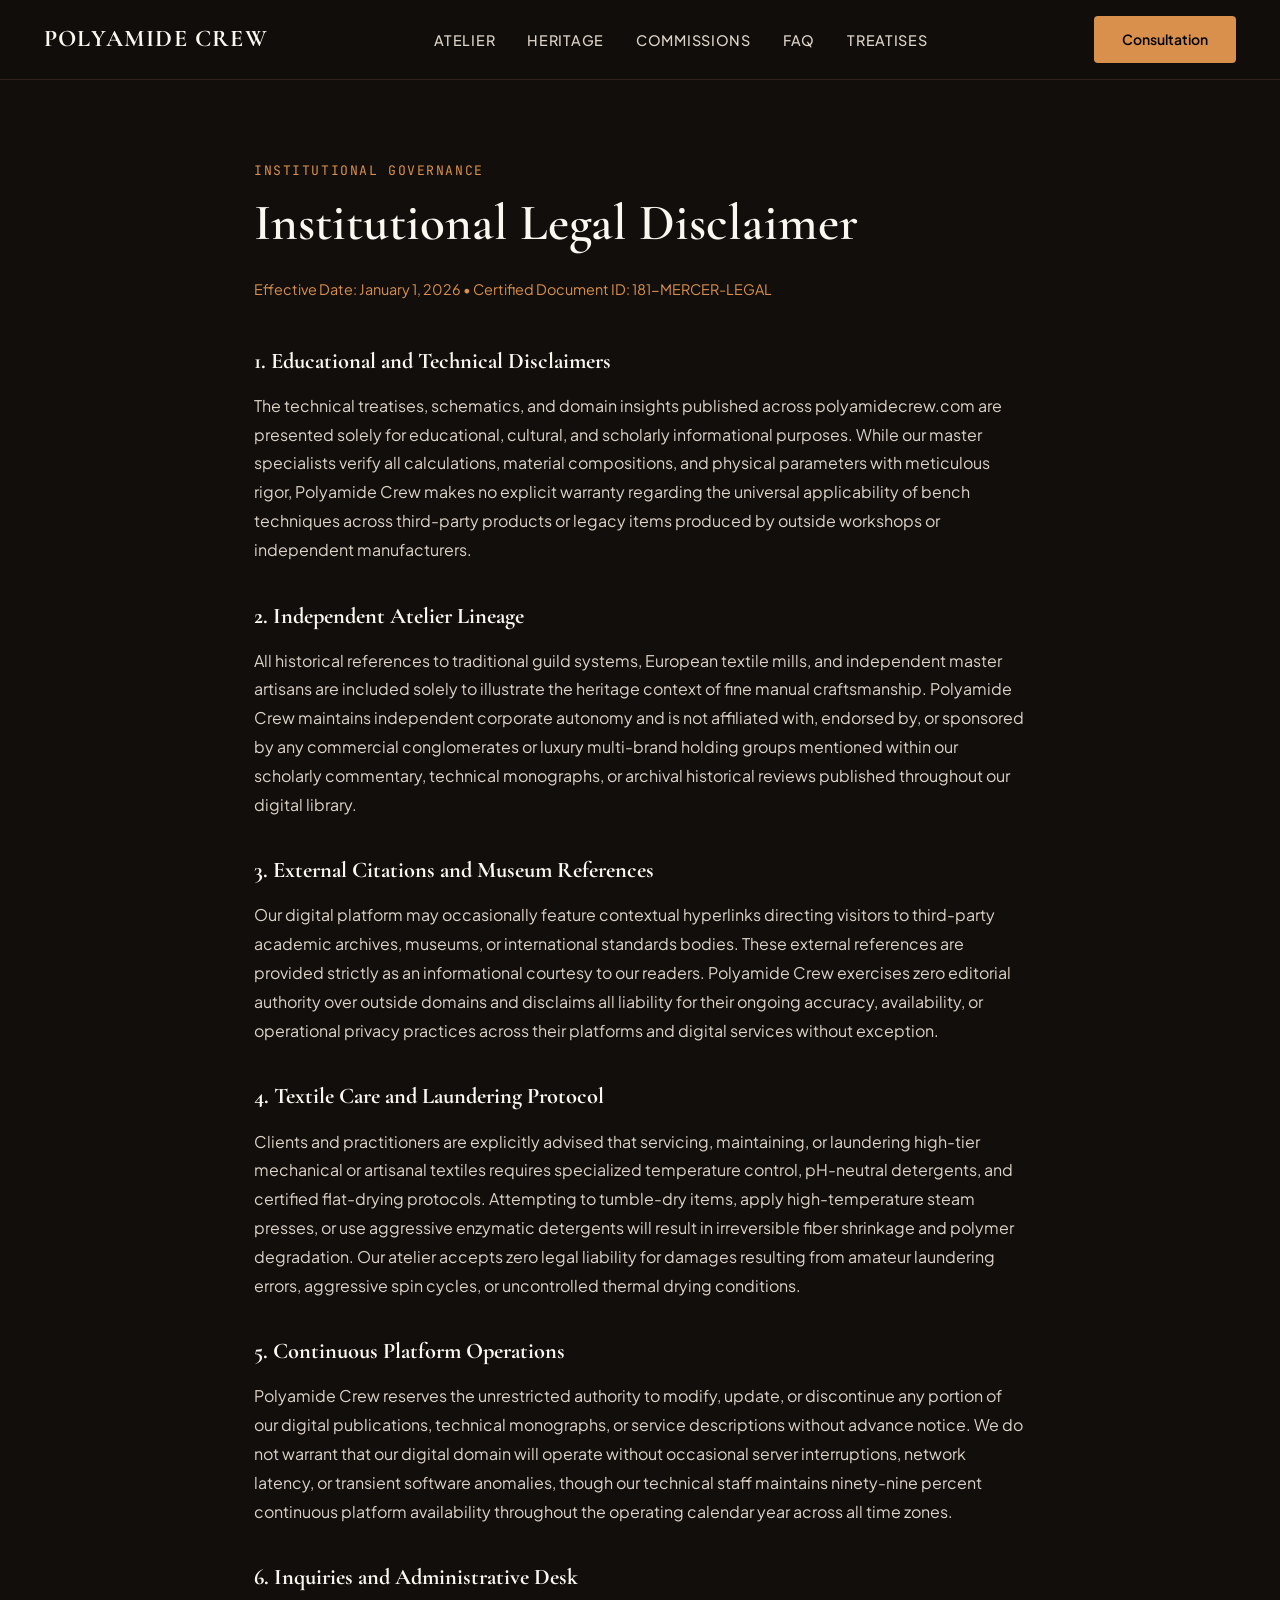
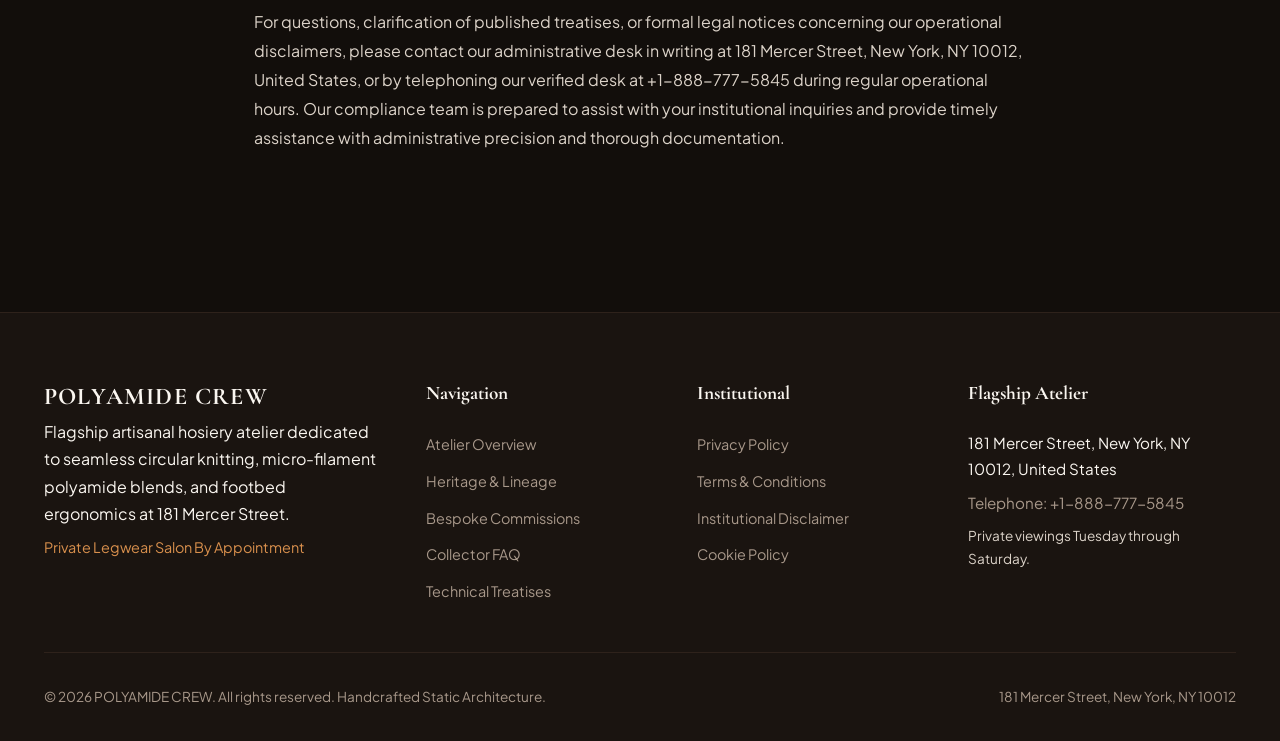
<file: disclaimer.html>
<!DOCTYPE html>
<html lang="en">
<head>
  <meta charset="UTF-8">
  <meta name="viewport" content="width=device-width, initial-scale=1.0">
  <title>Institutional Disclaimer | Polyamide Crew</title>
  <meta name="description" content="Institutional Legal Disclaimer for Polyamide Crew at 181 Mercer Street, New York, NY 10012.">
  <link rel="preconnect" href="https://fonts.googleapis.com">
  <link rel="preconnect" href="https://fonts.gstatic.com" crossorigin>
  <link href="https://fonts.googleapis.com/css2?family=Cormorant+Garamond:ital,wght@0,400..700;1,400..700&family=Plus+Jakarta+Sans:wght@300;400;500;600;700&family=JetBrains+Mono:wght@400;500&display=swap" rel="stylesheet">
  <link rel="stylesheet" href="assets/css/style.css">
  <script async src="https://www.googletagmanager.com/gtag/js?id=G-0LY0HY7L01"></script>
  <script>
    window.dataLayer = window.dataLayer || [];
    function gtag(){dataLayer.push(arguments);}
    gtag('js', new Date());
    gtag('config', 'G-0LY0HY7L01');
  </script>
</head>

<body>
<header class="site-header">
  <div class="container header-inner">
    <a href="index.html" class="brand-logo">POLYAMIDE CREW</a>
    <ul class="nav-desktop">
      <li><a href="index.html" class="">Atelier</a></li>
      <li><a href="about.html" class="">Heritage</a></li>
      <li><a href="services.html" class="">Commissions</a></li>
      <li><a href="faq.html" class="">FAQ</a></li>
      <li><a href="blog.html" class="">Treatises</a></li>
    </ul>
    <div style="display:flex; align-items:center; gap:1rem;">
      <a href="contact.html" class="btn-primary" style="display:inline-flex;">Consultation</a>
      <button class="drawer-toggle" id="drawer-toggle" aria-label="Toggle Navigation">&#9776;</button>
    </div>
  </div>
</header>
<div class="mobile-drawer" id="mobile-drawer">
  <a href="index.html">Atelier Home</a>
  <a href="about.html">Heritage & Lineage</a>
  <a href="services.html">Bespoke Commissions</a>
  <a href="faq.html">Technical FAQ</a>
  <a href="blog.html">Research Treatises</a>
  <a href="contact.html">Private Consultation</a>
</div>
  <section class="section-pad">
    <div class="container" style="max-width:820px;">
      <span class="eyebrow">Institutional Governance</span>
      <h1 style="margin-bottom:1.5rem;">Institutional Legal Disclaimer</h1>
      <p style="color:var(--accent-gold); font-size:0.9rem; margin-bottom:2.5rem;">Effective Date: January 1, 2026 &bull; Certified Document ID: 181-MERCER-LEGAL</p>
      <div style="display:flex; flex-direction:column; gap:2rem;">
        <div>
          <h3 style="font-family:var(--font-heading); font-size:1.4rem; margin-bottom:0.75rem;">1. Educational and Technical Disclaimers</h3>
          <p style="color:var(--text-secondary); font-size:1rem; line-height:1.8;">The technical treatises, schematics, and domain insights published across polyamidecrew.com are presented solely for educational, cultural, and scholarly informational purposes. While our master specialists verify all calculations, material compositions, and physical parameters with meticulous rigor, Polyamide Crew makes no explicit warranty regarding the universal applicability of bench techniques across third-party products or legacy items produced by outside workshops or independent manufacturers.</p>
        </div>
        <div>
          <h3 style="font-family:var(--font-heading); font-size:1.4rem; margin-bottom:0.75rem;">2. Independent Atelier Lineage</h3>
          <p style="color:var(--text-secondary); font-size:1rem; line-height:1.8;">All historical references to traditional guild systems, European textile mills, and independent master artisans are included solely to illustrate the heritage context of fine manual craftsmanship. Polyamide Crew maintains independent corporate autonomy and is not affiliated with, endorsed by, or sponsored by any commercial conglomerates or luxury multi-brand holding groups mentioned within our scholarly commentary, technical monographs, or archival historical reviews published throughout our digital library.</p>
        </div>
        <div>
          <h3 style="font-family:var(--font-heading); font-size:1.4rem; margin-bottom:0.75rem;">3. External Citations and Museum References</h3>
          <p style="color:var(--text-secondary); font-size:1rem; line-height:1.8;">Our digital platform may occasionally feature contextual hyperlinks directing visitors to third-party academic archives, museums, or international standards bodies. These external references are provided strictly as an informational courtesy to our readers. Polyamide Crew exercises zero editorial authority over outside domains and disclaims all liability for their ongoing accuracy, availability, or operational privacy practices across their platforms and digital services without exception.</p>
        </div>
        <div>
          <h3 style="font-family:var(--font-heading); font-size:1.4rem; margin-bottom:0.75rem;">4. Textile Care and Laundering Protocol</h3>
          <p style="color:var(--text-secondary); font-size:1rem; line-height:1.8;">Clients and practitioners are explicitly advised that servicing, maintaining, or laundering high-tier mechanical or artisanal textiles requires specialized temperature control, pH-neutral detergents, and certified flat-drying protocols. Attempting to tumble-dry items, apply high-temperature steam presses, or use aggressive enzymatic detergents will result in irreversible fiber shrinkage and polymer degradation. Our atelier accepts zero legal liability for damages resulting from amateur laundering errors, aggressive spin cycles, or uncontrolled thermal drying conditions.</p>
        </div>
        <div>
          <h3 style="font-family:var(--font-heading); font-size:1.4rem; margin-bottom:0.75rem;">5. Continuous Platform Operations</h3>
          <p style="color:var(--text-secondary); font-size:1rem; line-height:1.8;">Polyamide Crew reserves the unrestricted authority to modify, update, or discontinue any portion of our digital publications, technical monographs, or service descriptions without advance notice. We do not warrant that our digital domain will operate without occasional server interruptions, network latency, or transient software anomalies, though our technical staff maintains ninety-nine percent continuous platform availability throughout the operating calendar year across all time zones.</p>
        </div>
        <div>
          <h3 style="font-family:var(--font-heading); font-size:1.4rem; margin-bottom:0.75rem;">6. Inquiries and Administrative Desk</h3>
          <p style="color:var(--text-secondary); font-size:1rem; line-height:1.8;">For questions, clarification of published treatises, or formal legal notices concerning our operational disclaimers, please contact our administrative desk in writing at 181 Mercer Street, New York, NY 10012, United States, or by telephoning our verified desk at +1-888-777-5845 during regular operational hours. Our compliance team is prepared to assist with your institutional inquiries and provide timely assistance with administrative precision and thorough documentation.</p>
        </div>
      </div>
    </div>
  </section>
<footer class="site-footer">
  <div class="container">
    <div class="footer-grid">
      <div class="footer-brand">
        <span class="brand-logo">POLYAMIDE CREW</span>
        <p>Flagship artisanal hosiery atelier dedicated to seamless circular knitting, micro-filament polyamide blends, and footbed ergonomics at 181 Mercer Street.</p>
        <p style="color:var(--accent-gold); font-size:0.9rem; margin-top:0.5rem;">Private Legwear Salon By Appointment</p>
      </div>
      <div class="footer-col">
        <h4>Navigation</h4>
        <ul>
          <li><a href="index.html">Atelier Overview</a></li>
          <li><a href="about.html">Heritage & Lineage</a></li>
          <li><a href="services.html">Bespoke Commissions</a></li>
          <li><a href="faq.html">Collector FAQ</a></li>
          <li><a href="blog.html">Technical Treatises</a></li>
        </ul>
      </div>
      <div class="footer-col">
        <h4>Institutional</h4>
        <ul>
          <li><a href="privacy-policy.html">Privacy Policy</a></li>
          <li><a href="terms-and-conditions.html">Terms & Conditions</a></li>
          <li><a href="disclaimer.html">Institutional Disclaimer</a></li>
          <li><a href="cookie-policy.html">Cookie Policy</a></li>
        </ul>
      </div>
      <div class="footer-col">
        <h4>Flagship Atelier</h4>
        <p style="color:var(--text-primary); font-size:0.95rem; margin-bottom:0.5rem;">181 Mercer Street, New York, NY 10012, United States</p>
        <p style="color:var(--text-muted); font-size:0.95rem; margin-bottom:0.5rem;">Telephone: +1-888-777-5845</p>
        <p style="color:var(--text-secondary); font-size:0.85rem;">Private viewings Tuesday through Saturday.</p>
      </div>
    </div>
    <div class="footer-bottom">
      <span>&copy; 2026 POLYAMIDE CREW. All rights reserved. Handcrafted Static Architecture.</span>
      <span>181 Mercer Street, New York, NY 10012</span>
    </div>
  </div>
</footer>
<script src="assets/js/main.js"></script>
</body>
</html>
</file>
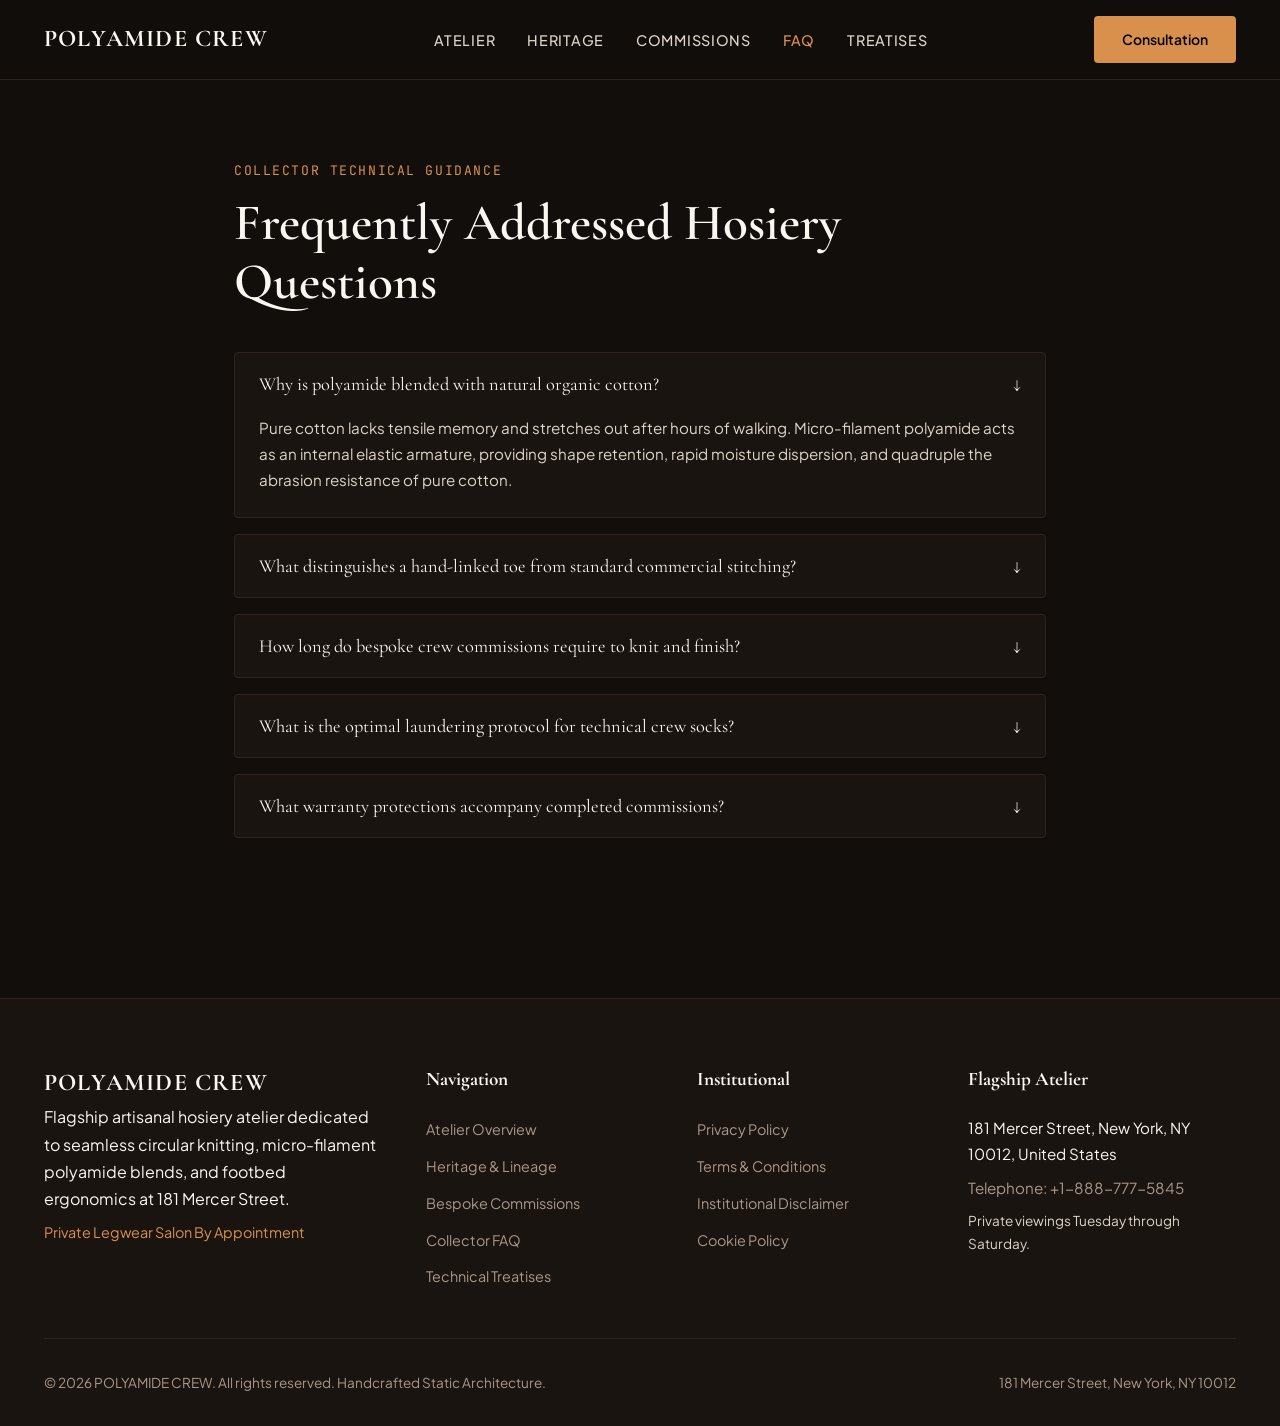
<file: faq.html>
<!DOCTYPE html>
<html lang="en">
<head>
  <meta charset="UTF-8">
  <meta name="viewport" content="width=device-width, initial-scale=1.0">
  <title>Technical & Collector FAQ | Polyamide Crew</title>
  <meta name="description" content="Answers to technical questions regarding polyamide fiber science, circular knitting gauges, and care protocols at Polyamide Crew.">
  <link rel="preconnect" href="https://fonts.googleapis.com">
  <link rel="preconnect" href="https://fonts.gstatic.com" crossorigin>
  <link href="https://fonts.googleapis.com/css2?family=Cormorant+Garamond:ital,wght@0,400..700;1,400..700&family=Plus+Jakarta+Sans:wght@300;400;500;600;700&family=JetBrains+Mono:wght@400;500&display=swap" rel="stylesheet">
  <link rel="stylesheet" href="assets/css/style.css">
  <script async src="https://www.googletagmanager.com/gtag/js?id=G-0LY0HY7L01"></script>
  <script>
    window.dataLayer = window.dataLayer || [];
    function gtag(){dataLayer.push(arguments);}
    gtag('js', new Date());
    gtag('config', 'G-0LY0HY7L01');
  </script>
</head>

<body>
<header class="site-header">
  <div class="container header-inner">
    <a href="index.html" class="brand-logo">POLYAMIDE CREW</a>
    <ul class="nav-desktop">
      <li><a href="index.html" class="">Atelier</a></li>
      <li><a href="about.html" class="">Heritage</a></li>
      <li><a href="services.html" class="">Commissions</a></li>
      <li><a href="faq.html" class="active">FAQ</a></li>
      <li><a href="blog.html" class="">Treatises</a></li>
    </ul>
    <div style="display:flex; align-items:center; gap:1rem;">
      <a href="contact.html" class="btn-primary" style="display:inline-flex;">Consultation</a>
      <button class="drawer-toggle" id="drawer-toggle" aria-label="Toggle Navigation">&#9776;</button>
    </div>
  </div>
</header>
<div class="mobile-drawer" id="mobile-drawer">
  <a href="index.html">Atelier Home</a>
  <a href="about.html">Heritage & Lineage</a>
  <a href="services.html">Bespoke Commissions</a>
  <a href="faq.html">Technical FAQ</a>
  <a href="blog.html">Research Treatises</a>
  <a href="contact.html">Private Consultation</a>
</div>
  <section class="section-pad">
    <div class="container" style="max-width:860px;">
      <span class="eyebrow">Collector Technical Guidance</span>
      <h1 style="margin-bottom:2.5rem;">Frequently Addressed Hosiery Questions</h1>
      <div class="faq-list">
        <div class="faq-item active">
          <button class="faq-question">
            <span>Why is polyamide blended with natural organic cotton?</span>
            <span>&darr;</span>
          </button>
          <div class="faq-answer">
            <p>Pure cotton lacks tensile memory and stretches out after hours of walking. Micro-filament polyamide acts as an internal elastic armature, providing shape retention, rapid moisture dispersion, and quadruple the abrasion resistance of pure cotton.</p>
          </div>
        </div>
        <div class="faq-item">
          <button class="faq-question">
            <span>What distinguishes a hand-linked toe from standard commercial stitching?</span>
            <span>&darr;</span>
          </button>
          <div class="faq-answer">
            <p>Commercial socks join the toe closure with a high-speed overlock machine that leaves a bulky, raised ridge across the toes. Hand-linking connects stitch-to-stitch in a completely flat plane, completely preventing chafing and blisters inside snug shoes.</p>
          </div>
        </div>
        <div class="faq-item">
          <button class="faq-question">
            <span>How long do bespoke crew commissions require to knit and finish?</span>
            <span>&darr;</span>
          </button>
          <div class="faq-answer">
            <p>Depending on yarn procurement and custom dye matching, bespoke orders require between three and six weeks of dedicated cylinder setup, test looping, and hand steam blocking.</p>
          </div>
        </div>
        <div class="faq-item">
          <button class="faq-question">
            <span>What is the optimal laundering protocol for technical crew socks?</span>
            <span>&darr;</span>
          </button>
          <div class="faq-answer">
            <p>We recommend washing inside-out in cold water on a gentle cycle with mild detergent, followed by air-drying flat. Avoiding high-heat tumble dryers preserves the internal elastomer fibers indefinitely.</p>
          </div>
        </div>
        <div class="faq-item">
          <button class="faq-question">
            <span>What warranty protections accompany completed commissions?</span>
            <span>&darr;</span>
          </button>
          <div class="faq-answer">
            <p>Every piece includes a comprehensive twenty-four-month warranty covering structural seam integrity, heel wear, and elastic recovery under normal metropolitan care.</p>
          </div>
        </div>
      </div>
    </div>
  </section>
<footer class="site-footer">
  <div class="container">
    <div class="footer-grid">
      <div class="footer-brand">
        <span class="brand-logo">POLYAMIDE CREW</span>
        <p>Flagship artisanal hosiery atelier dedicated to seamless circular knitting, micro-filament polyamide blends, and footbed ergonomics at 181 Mercer Street.</p>
        <p style="color:var(--accent-gold); font-size:0.9rem; margin-top:0.5rem;">Private Legwear Salon By Appointment</p>
      </div>
      <div class="footer-col">
        <h4>Navigation</h4>
        <ul>
          <li><a href="index.html">Atelier Overview</a></li>
          <li><a href="about.html">Heritage & Lineage</a></li>
          <li><a href="services.html">Bespoke Commissions</a></li>
          <li><a href="faq.html">Collector FAQ</a></li>
          <li><a href="blog.html">Technical Treatises</a></li>
        </ul>
      </div>
      <div class="footer-col">
        <h4>Institutional</h4>
        <ul>
          <li><a href="privacy-policy.html">Privacy Policy</a></li>
          <li><a href="terms-and-conditions.html">Terms & Conditions</a></li>
          <li><a href="disclaimer.html">Institutional Disclaimer</a></li>
          <li><a href="cookie-policy.html">Cookie Policy</a></li>
        </ul>
      </div>
      <div class="footer-col">
        <h4>Flagship Atelier</h4>
        <p style="color:var(--text-primary); font-size:0.95rem; margin-bottom:0.5rem;">181 Mercer Street, New York, NY 10012, United States</p>
        <p style="color:var(--text-muted); font-size:0.95rem; margin-bottom:0.5rem;">Telephone: +1-888-777-5845</p>
        <p style="color:var(--text-secondary); font-size:0.85rem;">Private viewings Tuesday through Saturday.</p>
      </div>
    </div>
    <div class="footer-bottom">
      <span>&copy; 2026 POLYAMIDE CREW. All rights reserved. Handcrafted Static Architecture.</span>
      <span>181 Mercer Street, New York, NY 10012</span>
    </div>
  </div>
</footer>
<script src="assets/js/main.js"></script>
</body>
</html>
</file>
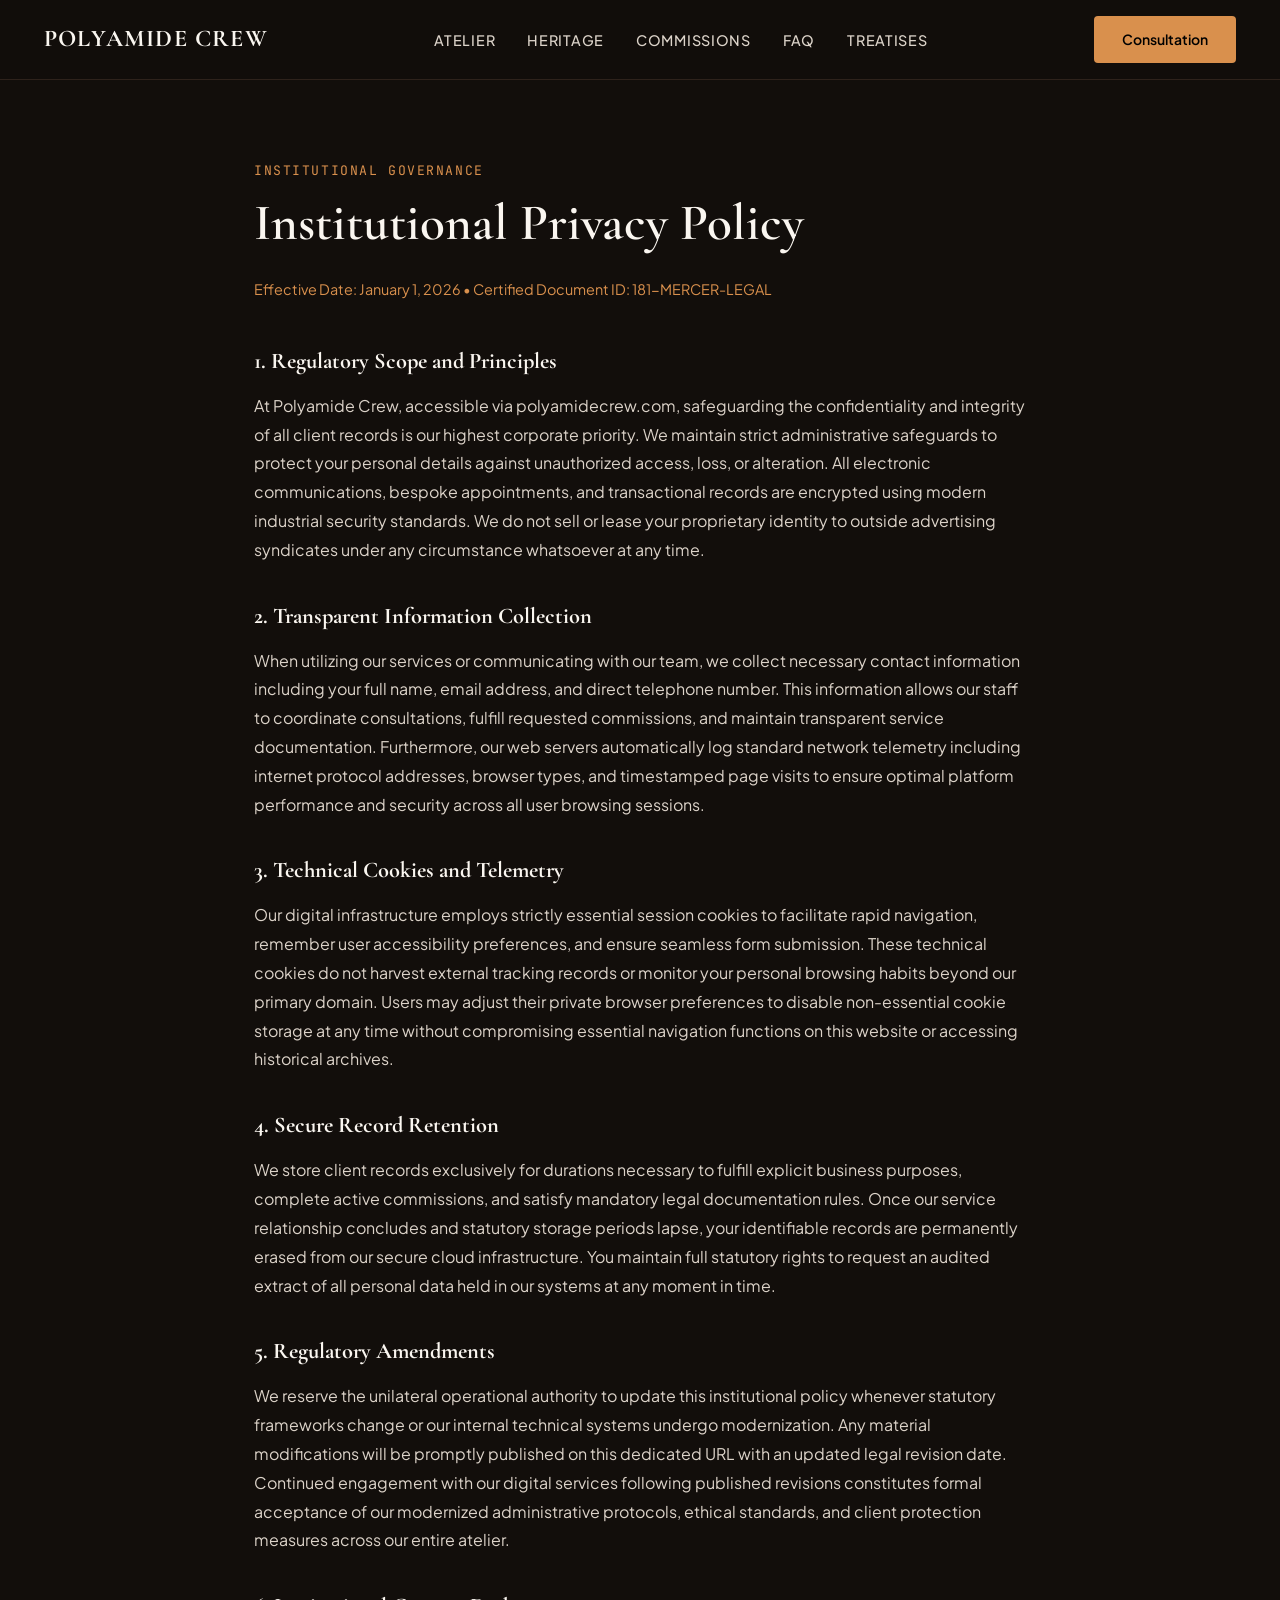
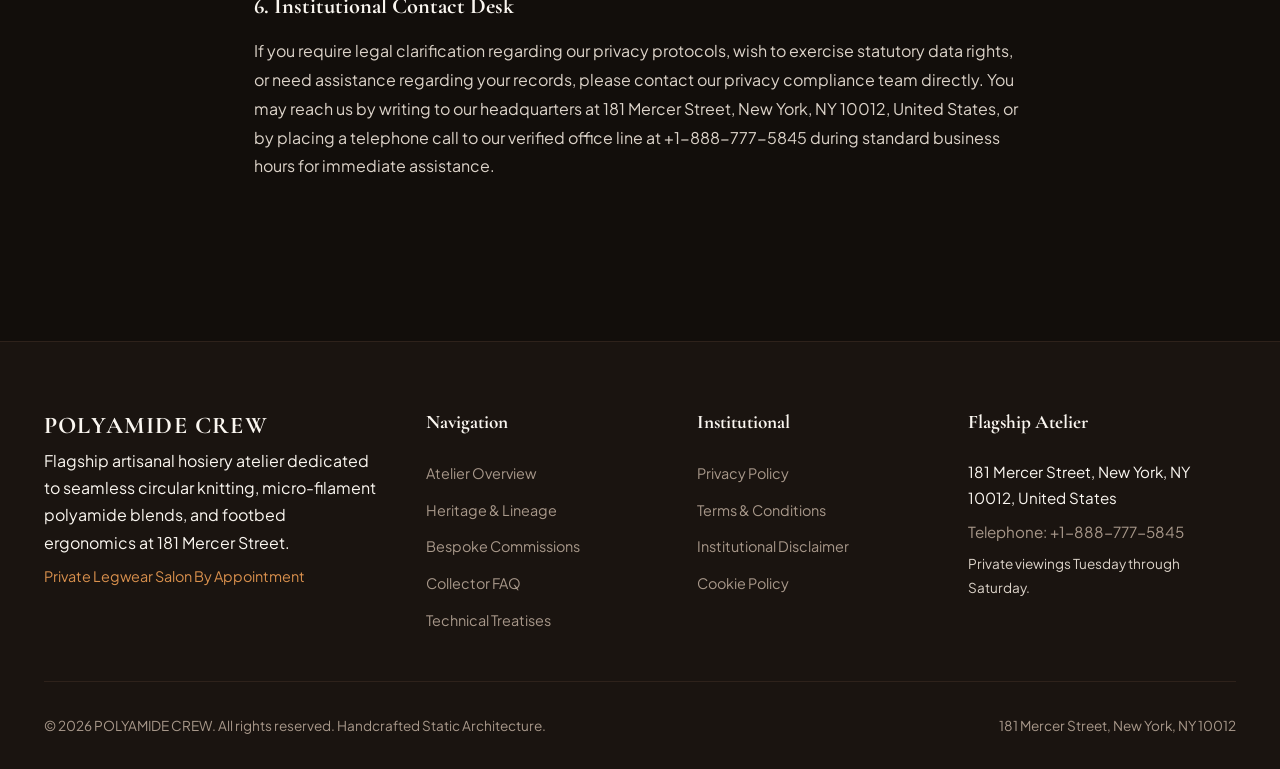
<file: privacy-policy.html>
<!DOCTYPE html>
<html lang="en">
<head>
  <meta charset="UTF-8">
  <meta name="viewport" content="width=device-width, initial-scale=1.0">
  <title>Privacy Policy | Polyamide Crew</title>
  <meta name="description" content="Institutional Privacy Policy for Polyamide Crew at 181 Mercer Street, New York, NY 10012.">
  <link rel="preconnect" href="https://fonts.googleapis.com">
  <link rel="preconnect" href="https://fonts.gstatic.com" crossorigin>
  <link href="https://fonts.googleapis.com/css2?family=Cormorant+Garamond:ital,wght@0,400..700;1,400..700&family=Plus+Jakarta+Sans:wght@300;400;500;600;700&family=JetBrains+Mono:wght@400;500&display=swap" rel="stylesheet">
  <link rel="stylesheet" href="assets/css/style.css">
  <script async src="https://www.googletagmanager.com/gtag/js?id=G-0LY0HY7L01"></script>
  <script>
    window.dataLayer = window.dataLayer || [];
    function gtag(){dataLayer.push(arguments);}
    gtag('js', new Date());
    gtag('config', 'G-0LY0HY7L01');
  </script>
</head>

<body>
<header class="site-header">
  <div class="container header-inner">
    <a href="index.html" class="brand-logo">POLYAMIDE CREW</a>
    <ul class="nav-desktop">
      <li><a href="index.html" class="">Atelier</a></li>
      <li><a href="about.html" class="">Heritage</a></li>
      <li><a href="services.html" class="">Commissions</a></li>
      <li><a href="faq.html" class="">FAQ</a></li>
      <li><a href="blog.html" class="">Treatises</a></li>
    </ul>
    <div style="display:flex; align-items:center; gap:1rem;">
      <a href="contact.html" class="btn-primary" style="display:inline-flex;">Consultation</a>
      <button class="drawer-toggle" id="drawer-toggle" aria-label="Toggle Navigation">&#9776;</button>
    </div>
  </div>
</header>
<div class="mobile-drawer" id="mobile-drawer">
  <a href="index.html">Atelier Home</a>
  <a href="about.html">Heritage & Lineage</a>
  <a href="services.html">Bespoke Commissions</a>
  <a href="faq.html">Technical FAQ</a>
  <a href="blog.html">Research Treatises</a>
  <a href="contact.html">Private Consultation</a>
</div>
  <section class="section-pad">
    <div class="container" style="max-width:820px;">
      <span class="eyebrow">Institutional Governance</span>
      <h1 style="margin-bottom:1.5rem;">Institutional Privacy Policy</h1>
      <p style="color:var(--accent-gold); font-size:0.9rem; margin-bottom:2.5rem;">Effective Date: January 1, 2026 &bull; Certified Document ID: 181-MERCER-LEGAL</p>
      <div style="display:flex; flex-direction:column; gap:2rem;">
        <div>
          <h3 style="font-family:var(--font-heading); font-size:1.4rem; margin-bottom:0.75rem;">1. Regulatory Scope and Principles</h3>
          <p style="color:var(--text-secondary); font-size:1rem; line-height:1.8;">At Polyamide Crew, accessible via polyamidecrew.com, safeguarding the confidentiality and integrity of all client records is our highest corporate priority. We maintain strict administrative safeguards to protect your personal details against unauthorized access, loss, or alteration. All electronic communications, bespoke appointments, and transactional records are encrypted using modern industrial security standards. We do not sell or lease your proprietary identity to outside advertising syndicates under any circumstance whatsoever at any time.</p>
        </div>
        <div>
          <h3 style="font-family:var(--font-heading); font-size:1.4rem; margin-bottom:0.75rem;">2. Transparent Information Collection</h3>
          <p style="color:var(--text-secondary); font-size:1rem; line-height:1.8;">When utilizing our services or communicating with our team, we collect necessary contact information including your full name, email address, and direct telephone number. This information allows our staff to coordinate consultations, fulfill requested commissions, and maintain transparent service documentation. Furthermore, our web servers automatically log standard network telemetry including internet protocol addresses, browser types, and timestamped page visits to ensure optimal platform performance and security across all user browsing sessions.</p>
        </div>
        <div>
          <h3 style="font-family:var(--font-heading); font-size:1.4rem; margin-bottom:0.75rem;">3. Technical Cookies and Telemetry</h3>
          <p style="color:var(--text-secondary); font-size:1rem; line-height:1.8;">Our digital infrastructure employs strictly essential session cookies to facilitate rapid navigation, remember user accessibility preferences, and ensure seamless form submission. These technical cookies do not harvest external tracking records or monitor your personal browsing habits beyond our primary domain. Users may adjust their private browser preferences to disable non-essential cookie storage at any time without compromising essential navigation functions on this website or accessing historical archives.</p>
        </div>
        <div>
          <h3 style="font-family:var(--font-heading); font-size:1.4rem; margin-bottom:0.75rem;">4. Secure Record Retention</h3>
          <p style="color:var(--text-secondary); font-size:1rem; line-height:1.8;">We store client records exclusively for durations necessary to fulfill explicit business purposes, complete active commissions, and satisfy mandatory legal documentation rules. Once our service relationship concludes and statutory storage periods lapse, your identifiable records are permanently erased from our secure cloud infrastructure. You maintain full statutory rights to request an audited extract of all personal data held in our systems at any moment in time.</p>
        </div>
        <div>
          <h3 style="font-family:var(--font-heading); font-size:1.4rem; margin-bottom:0.75rem;">5. Regulatory Amendments</h3>
          <p style="color:var(--text-secondary); font-size:1rem; line-height:1.8;">We reserve the unilateral operational authority to update this institutional policy whenever statutory frameworks change or our internal technical systems undergo modernization. Any material modifications will be promptly published on this dedicated URL with an updated legal revision date. Continued engagement with our digital services following published revisions constitutes formal acceptance of our modernized administrative protocols, ethical standards, and client protection measures across our entire atelier.</p>
        </div>
        <div>
          <h3 style="font-family:var(--font-heading); font-size:1.4rem; margin-bottom:0.75rem;">6. Institutional Contact Desk</h3>
          <p style="color:var(--text-secondary); font-size:1rem; line-height:1.8;">If you require legal clarification regarding our privacy protocols, wish to exercise statutory data rights, or need assistance regarding your records, please contact our privacy compliance team directly. You may reach us by writing to our headquarters at 181 Mercer Street, New York, NY 10012, United States, or by placing a telephone call to our verified office line at +1-888-777-5845 during standard business hours for immediate assistance.</p>
        </div>
      </div>
    </div>
  </section>
<footer class="site-footer">
  <div class="container">
    <div class="footer-grid">
      <div class="footer-brand">
        <span class="brand-logo">POLYAMIDE CREW</span>
        <p>Flagship artisanal hosiery atelier dedicated to seamless circular knitting, micro-filament polyamide blends, and footbed ergonomics at 181 Mercer Street.</p>
        <p style="color:var(--accent-gold); font-size:0.9rem; margin-top:0.5rem;">Private Legwear Salon By Appointment</p>
      </div>
      <div class="footer-col">
        <h4>Navigation</h4>
        <ul>
          <li><a href="index.html">Atelier Overview</a></li>
          <li><a href="about.html">Heritage & Lineage</a></li>
          <li><a href="services.html">Bespoke Commissions</a></li>
          <li><a href="faq.html">Collector FAQ</a></li>
          <li><a href="blog.html">Technical Treatises</a></li>
        </ul>
      </div>
      <div class="footer-col">
        <h4>Institutional</h4>
        <ul>
          <li><a href="privacy-policy.html">Privacy Policy</a></li>
          <li><a href="terms-and-conditions.html">Terms & Conditions</a></li>
          <li><a href="disclaimer.html">Institutional Disclaimer</a></li>
          <li><a href="cookie-policy.html">Cookie Policy</a></li>
        </ul>
      </div>
      <div class="footer-col">
        <h4>Flagship Atelier</h4>
        <p style="color:var(--text-primary); font-size:0.95rem; margin-bottom:0.5rem;">181 Mercer Street, New York, NY 10012, United States</p>
        <p style="color:var(--text-muted); font-size:0.95rem; margin-bottom:0.5rem;">Telephone: +1-888-777-5845</p>
        <p style="color:var(--text-secondary); font-size:0.85rem;">Private viewings Tuesday through Saturday.</p>
      </div>
    </div>
    <div class="footer-bottom">
      <span>&copy; 2026 POLYAMIDE CREW. All rights reserved. Handcrafted Static Architecture.</span>
      <span>181 Mercer Street, New York, NY 10012</span>
    </div>
  </div>
</footer>
<script src="assets/js/main.js"></script>
</body>
</html>
</file>
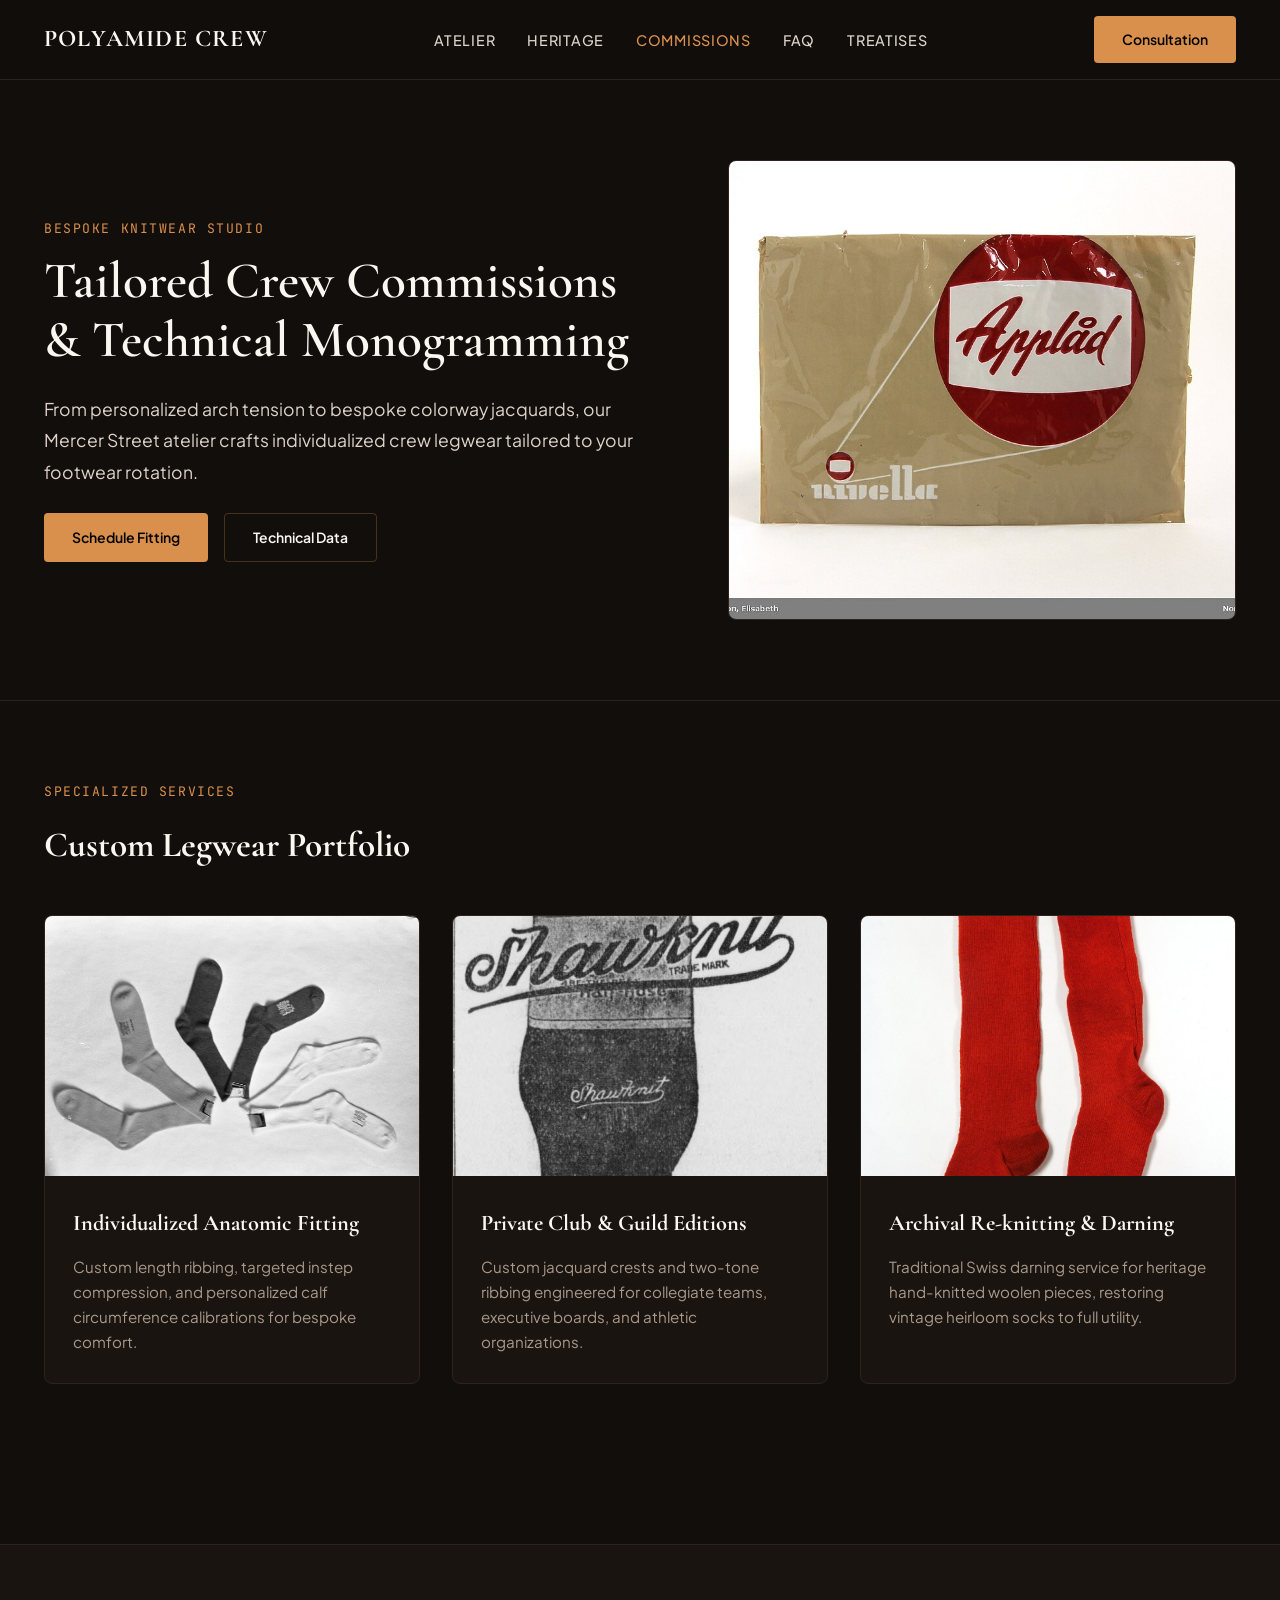
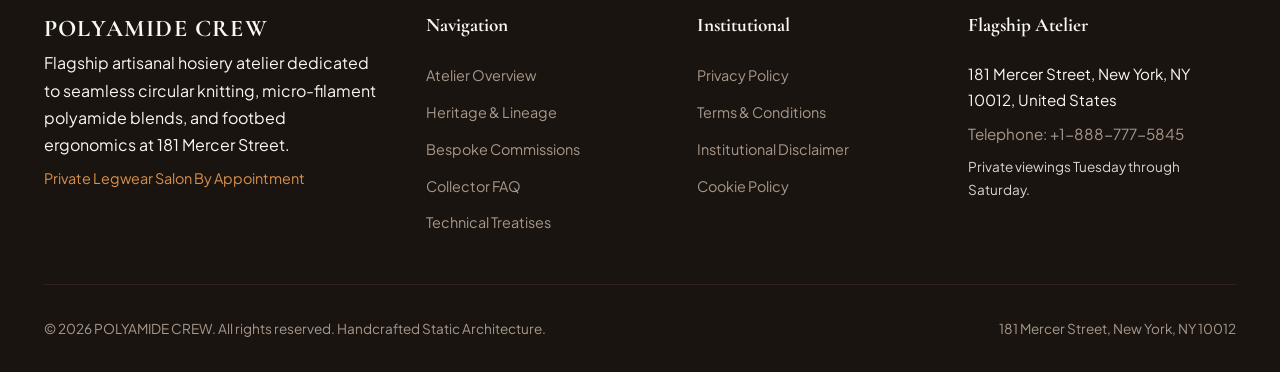
<file: services.html>
<!DOCTYPE html>
<html lang="en">
<head>
  <meta charset="UTF-8">
  <meta name="viewport" content="width=device-width, initial-scale=1.0">
  <title>Bespoke Commissions & Services | Polyamide Crew</title>
  <meta name="description" content="Explore bespoke crew sock commissions, corporate club editions, and custom knitting gauges at Polyamide Crew.">
  <link rel="preconnect" href="https://fonts.googleapis.com">
  <link rel="preconnect" href="https://fonts.gstatic.com" crossorigin>
  <link href="https://fonts.googleapis.com/css2?family=Cormorant+Garamond:ital,wght@0,400..700;1,400..700&family=Plus+Jakarta+Sans:wght@300;400;500;600;700&family=JetBrains+Mono:wght@400;500&display=swap" rel="stylesheet">
  <link rel="stylesheet" href="assets/css/style.css">
  <script async src="https://www.googletagmanager.com/gtag/js?id=G-0LY0HY7L01"></script>
  <script>
    window.dataLayer = window.dataLayer || [];
    function gtag(){dataLayer.push(arguments);}
    gtag('js', new Date());
    gtag('config', 'G-0LY0HY7L01');
  </script>
</head>

<body>
<header class="site-header">
  <div class="container header-inner">
    <a href="index.html" class="brand-logo">POLYAMIDE CREW</a>
    <ul class="nav-desktop">
      <li><a href="index.html" class="">Atelier</a></li>
      <li><a href="about.html" class="">Heritage</a></li>
      <li><a href="services.html" class="active">Commissions</a></li>
      <li><a href="faq.html" class="">FAQ</a></li>
      <li><a href="blog.html" class="">Treatises</a></li>
    </ul>
    <div style="display:flex; align-items:center; gap:1rem;">
      <a href="contact.html" class="btn-primary" style="display:inline-flex;">Consultation</a>
      <button class="drawer-toggle" id="drawer-toggle" aria-label="Toggle Navigation">&#9776;</button>
    </div>
  </div>
</header>
<div class="mobile-drawer" id="mobile-drawer">
  <a href="index.html">Atelier Home</a>
  <a href="about.html">Heritage & Lineage</a>
  <a href="services.html">Bespoke Commissions</a>
  <a href="faq.html">Technical FAQ</a>
  <a href="blog.html">Research Treatises</a>
  <a href="contact.html">Private Consultation</a>
</div>
  <section class="hero">
    <div class="container" style="display:grid; grid-template-columns:1.1fr 0.9fr; gap:4rem; align-items:center;">
      <div>
        <span class="eyebrow">Bespoke Knitwear Studio</span>
        <h1>Tailored Crew Commissions & Technical Monogramming</h1>
        <p style="color:var(--text-secondary); font-size:1.1rem; line-height:1.8; margin-bottom:1.5rem;">From personalized arch tension to bespoke colorway jacquards, our Mercer Street atelier crafts individualized crew legwear tailored to your footwear rotation.</p>
        <div style="display:flex; gap:1rem;">
          <a href="contact.html" class="btn-primary">Schedule Fitting</a>
          <a href="faq.html" class="btn-secondary">Technical Data</a>
        </div>
      </div>
      <div>
        <img src="assets/images/artisan_detail_9.jpg" alt="Ultra-sheer technical polyamide fine hosiery study" style="border-radius:var(--radius-md); width:100%; height:460px; object-fit:cover; border:1px solid var(--border-subtle);">
      </div>
    </div>
  </section>

  <section class="section-pad">
    <div class="container">
      <span class="eyebrow">Specialized Services</span>
      <h2 style="font-family:var(--font-heading); font-size:2.2rem; margin-bottom:2.5rem;">Custom Legwear Portfolio</h2>
      <div class="grid-3">
        <div class="card">
          <img src="assets/images/artisan_detail_10.jpg" alt="Historical textile haberdashery and knitting yarn cones">
          <div class="card-body">
            <h3>Individualized Anatomic Fitting</h3>
            <p>Custom length ribbing, targeted instep compression, and personalized calf circumference calibrations for bespoke comfort.</p>
          </div>
        </div>
        <div class="card">
          <img src="assets/images/artisan_detail_11.jpg" alt="Heritage commercial hosiery advertisement and seamless knitting lineage">
          <div class="card-body">
            <h3>Private Club & Guild Editions</h3>
            <p>Custom jacquard crests and two-tone ribbing engineered for collegiate teams, executive boards, and athletic organizations.</p>
          </div>
        </div>
        <div class="card">
          <img src="assets/images/artisan_detail_12.jpg" alt="Plain-knitted crimson wool and polyamide stocking with textured cuff">
          <div class="card-body">
            <h3>Archival Re-knitting & Darning</h3>
            <p>Traditional Swiss darning service for heritage hand-knitted woolen pieces, restoring vintage heirloom socks to full utility.</p>
          </div>
        </div>
      </div>
    </div>
  </section>
<footer class="site-footer">
  <div class="container">
    <div class="footer-grid">
      <div class="footer-brand">
        <span class="brand-logo">POLYAMIDE CREW</span>
        <p>Flagship artisanal hosiery atelier dedicated to seamless circular knitting, micro-filament polyamide blends, and footbed ergonomics at 181 Mercer Street.</p>
        <p style="color:var(--accent-gold); font-size:0.9rem; margin-top:0.5rem;">Private Legwear Salon By Appointment</p>
      </div>
      <div class="footer-col">
        <h4>Navigation</h4>
        <ul>
          <li><a href="index.html">Atelier Overview</a></li>
          <li><a href="about.html">Heritage & Lineage</a></li>
          <li><a href="services.html">Bespoke Commissions</a></li>
          <li><a href="faq.html">Collector FAQ</a></li>
          <li><a href="blog.html">Technical Treatises</a></li>
        </ul>
      </div>
      <div class="footer-col">
        <h4>Institutional</h4>
        <ul>
          <li><a href="privacy-policy.html">Privacy Policy</a></li>
          <li><a href="terms-and-conditions.html">Terms & Conditions</a></li>
          <li><a href="disclaimer.html">Institutional Disclaimer</a></li>
          <li><a href="cookie-policy.html">Cookie Policy</a></li>
        </ul>
      </div>
      <div class="footer-col">
        <h4>Flagship Atelier</h4>
        <p style="color:var(--text-primary); font-size:0.95rem; margin-bottom:0.5rem;">181 Mercer Street, New York, NY 10012, United States</p>
        <p style="color:var(--text-muted); font-size:0.95rem; margin-bottom:0.5rem;">Telephone: +1-888-777-5845</p>
        <p style="color:var(--text-secondary); font-size:0.85rem;">Private viewings Tuesday through Saturday.</p>
      </div>
    </div>
    <div class="footer-bottom">
      <span>&copy; 2026 POLYAMIDE CREW. All rights reserved. Handcrafted Static Architecture.</span>
      <span>181 Mercer Street, New York, NY 10012</span>
    </div>
  </div>
</footer>
<script src="assets/js/main.js"></script>
</body>
</html>
</file>
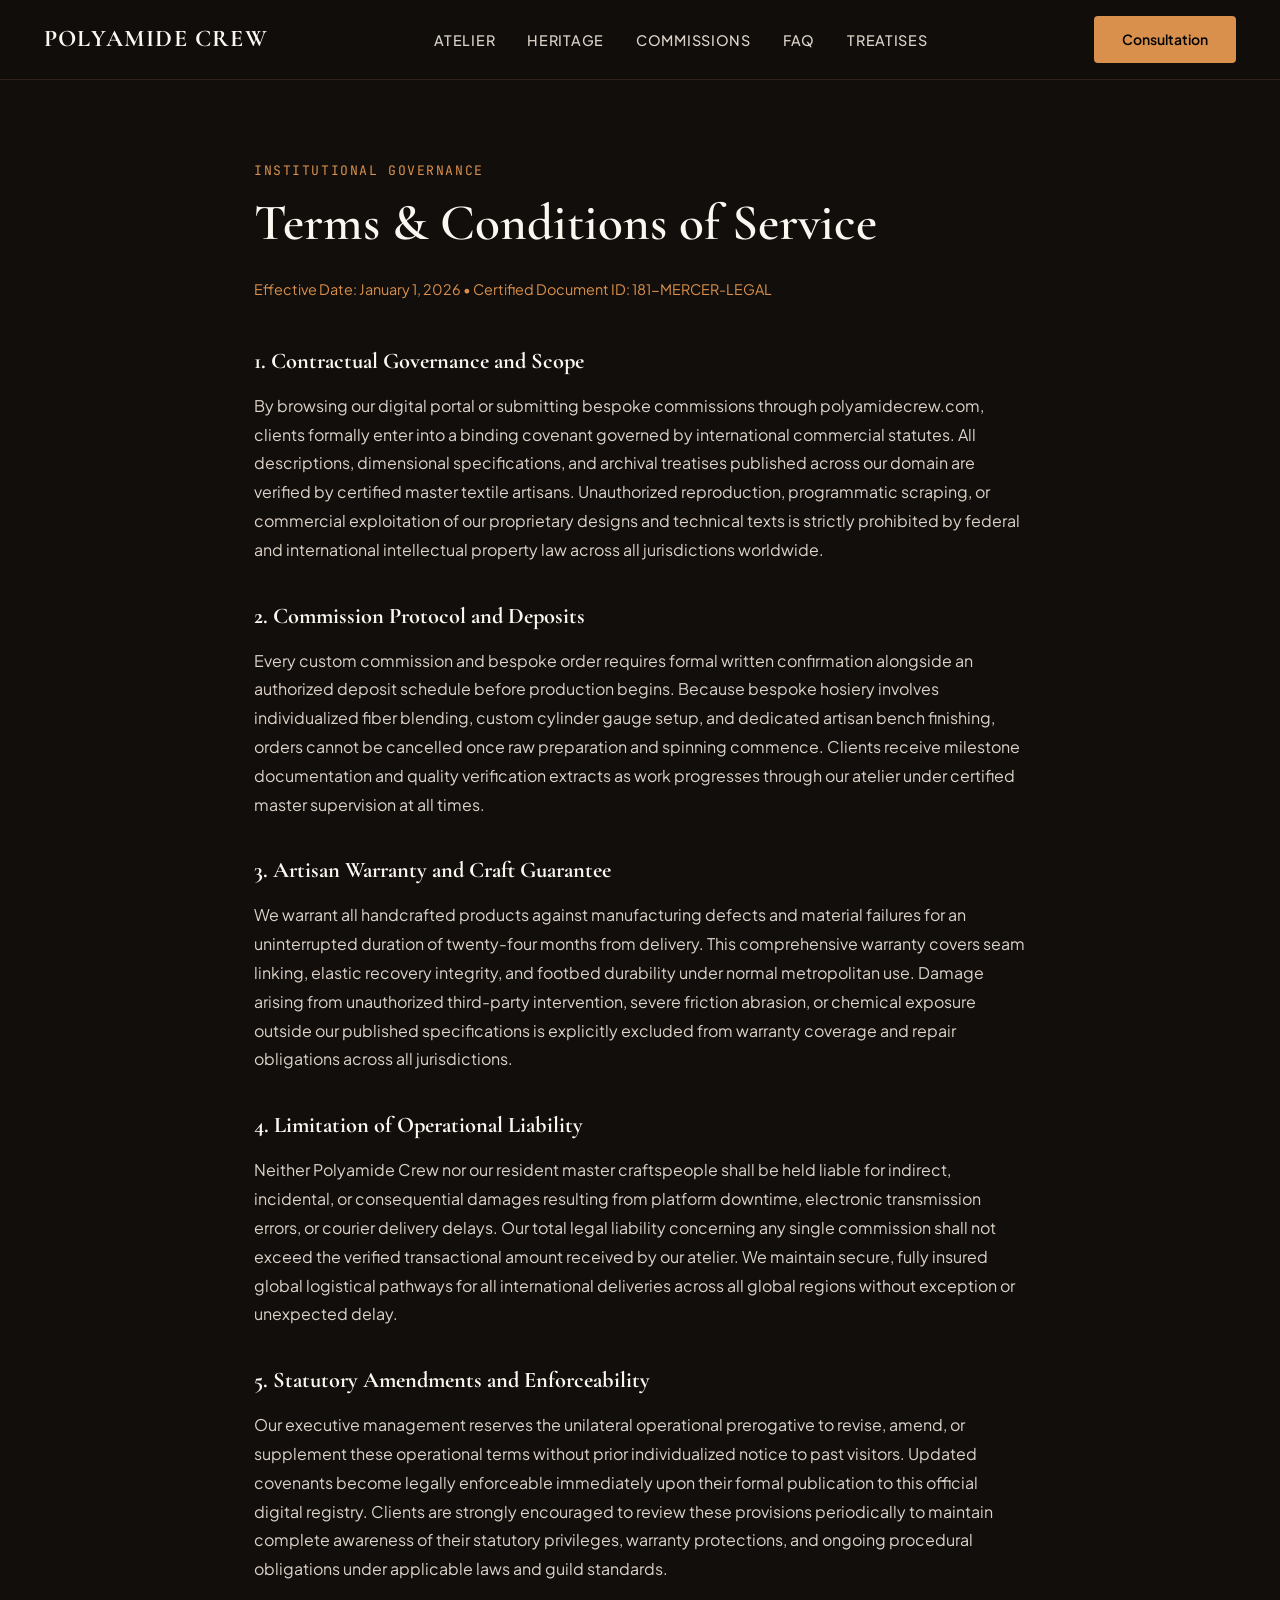
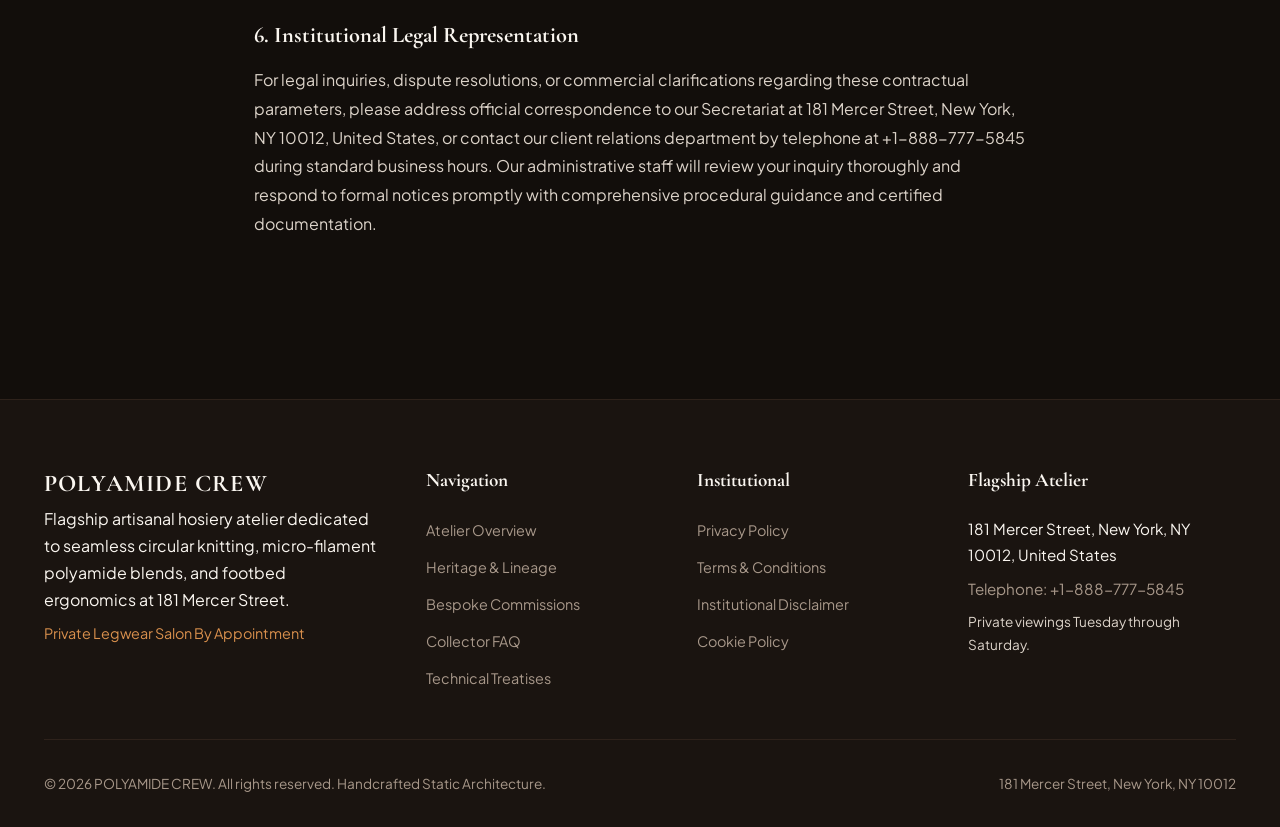
<file: terms-and-conditions.html>
<!DOCTYPE html>
<html lang="en">
<head>
  <meta charset="UTF-8">
  <meta name="viewport" content="width=device-width, initial-scale=1.0">
  <title>Terms & Conditions | Polyamide Crew</title>
  <meta name="description" content="Terms & Conditions of Service for Polyamide Crew at 181 Mercer Street, New York, NY 10012.">
  <link rel="preconnect" href="https://fonts.googleapis.com">
  <link rel="preconnect" href="https://fonts.gstatic.com" crossorigin>
  <link href="https://fonts.googleapis.com/css2?family=Cormorant+Garamond:ital,wght@0,400..700;1,400..700&family=Plus+Jakarta+Sans:wght@300;400;500;600;700&family=JetBrains+Mono:wght@400;500&display=swap" rel="stylesheet">
  <link rel="stylesheet" href="assets/css/style.css">
  <script async src="https://www.googletagmanager.com/gtag/js?id=G-0LY0HY7L01"></script>
  <script>
    window.dataLayer = window.dataLayer || [];
    function gtag(){dataLayer.push(arguments);}
    gtag('js', new Date());
    gtag('config', 'G-0LY0HY7L01');
  </script>
</head>

<body>
<header class="site-header">
  <div class="container header-inner">
    <a href="index.html" class="brand-logo">POLYAMIDE CREW</a>
    <ul class="nav-desktop">
      <li><a href="index.html" class="">Atelier</a></li>
      <li><a href="about.html" class="">Heritage</a></li>
      <li><a href="services.html" class="">Commissions</a></li>
      <li><a href="faq.html" class="">FAQ</a></li>
      <li><a href="blog.html" class="">Treatises</a></li>
    </ul>
    <div style="display:flex; align-items:center; gap:1rem;">
      <a href="contact.html" class="btn-primary" style="display:inline-flex;">Consultation</a>
      <button class="drawer-toggle" id="drawer-toggle" aria-label="Toggle Navigation">&#9776;</button>
    </div>
  </div>
</header>
<div class="mobile-drawer" id="mobile-drawer">
  <a href="index.html">Atelier Home</a>
  <a href="about.html">Heritage & Lineage</a>
  <a href="services.html">Bespoke Commissions</a>
  <a href="faq.html">Technical FAQ</a>
  <a href="blog.html">Research Treatises</a>
  <a href="contact.html">Private Consultation</a>
</div>
  <section class="section-pad">
    <div class="container" style="max-width:820px;">
      <span class="eyebrow">Institutional Governance</span>
      <h1 style="margin-bottom:1.5rem;">Terms & Conditions of Service</h1>
      <p style="color:var(--accent-gold); font-size:0.9rem; margin-bottom:2.5rem;">Effective Date: January 1, 2026 &bull; Certified Document ID: 181-MERCER-LEGAL</p>
      <div style="display:flex; flex-direction:column; gap:2rem;">
        <div>
          <h3 style="font-family:var(--font-heading); font-size:1.4rem; margin-bottom:0.75rem;">1. Contractual Governance and Scope</h3>
          <p style="color:var(--text-secondary); font-size:1rem; line-height:1.8;">By browsing our digital portal or submitting bespoke commissions through polyamidecrew.com, clients formally enter into a binding covenant governed by international commercial statutes. All descriptions, dimensional specifications, and archival treatises published across our domain are verified by certified master textile artisans. Unauthorized reproduction, programmatic scraping, or commercial exploitation of our proprietary designs and technical texts is strictly prohibited by federal and international intellectual property law across all jurisdictions worldwide.</p>
        </div>
        <div>
          <h3 style="font-family:var(--font-heading); font-size:1.4rem; margin-bottom:0.75rem;">2. Commission Protocol and Deposits</h3>
          <p style="color:var(--text-secondary); font-size:1rem; line-height:1.8;">Every custom commission and bespoke order requires formal written confirmation alongside an authorized deposit schedule before production begins. Because bespoke hosiery involves individualized fiber blending, custom cylinder gauge setup, and dedicated artisan bench finishing, orders cannot be cancelled once raw preparation and spinning commence. Clients receive milestone documentation and quality verification extracts as work progresses through our atelier under certified master supervision at all times.</p>
        </div>
        <div>
          <h3 style="font-family:var(--font-heading); font-size:1.4rem; margin-bottom:0.75rem;">3. Artisan Warranty and Craft Guarantee</h3>
          <p style="color:var(--text-secondary); font-size:1rem; line-height:1.8;">We warrant all handcrafted products against manufacturing defects and material failures for an uninterrupted duration of twenty-four months from delivery. This comprehensive warranty covers seam linking, elastic recovery integrity, and footbed durability under normal metropolitan use. Damage arising from unauthorized third-party intervention, severe friction abrasion, or chemical exposure outside our published specifications is explicitly excluded from warranty coverage and repair obligations across all jurisdictions.</p>
        </div>
        <div>
          <h3 style="font-family:var(--font-heading); font-size:1.4rem; margin-bottom:0.75rem;">4. Limitation of Operational Liability</h3>
          <p style="color:var(--text-secondary); font-size:1rem; line-height:1.8;">Neither Polyamide Crew nor our resident master craftspeople shall be held liable for indirect, incidental, or consequential damages resulting from platform downtime, electronic transmission errors, or courier delivery delays. Our total legal liability concerning any single commission shall not exceed the verified transactional amount received by our atelier. We maintain secure, fully insured global logistical pathways for all international deliveries across all global regions without exception or unexpected delay.</p>
        </div>
        <div>
          <h3 style="font-family:var(--font-heading); font-size:1.4rem; margin-bottom:0.75rem;">5. Statutory Amendments and Enforceability</h3>
          <p style="color:var(--text-secondary); font-size:1rem; line-height:1.8;">Our executive management reserves the unilateral operational prerogative to revise, amend, or supplement these operational terms without prior individualized notice to past visitors. Updated covenants become legally enforceable immediately upon their formal publication to this official digital registry. Clients are strongly encouraged to review these provisions periodically to maintain complete awareness of their statutory privileges, warranty protections, and ongoing procedural obligations under applicable laws and guild standards.</p>
        </div>
        <div>
          <h3 style="font-family:var(--font-heading); font-size:1.4rem; margin-bottom:0.75rem;">6. Institutional Legal Representation</h3>
          <p style="color:var(--text-secondary); font-size:1rem; line-height:1.8;">For legal inquiries, dispute resolutions, or commercial clarifications regarding these contractual parameters, please address official correspondence to our Secretariat at 181 Mercer Street, New York, NY 10012, United States, or contact our client relations department by telephone at +1-888-777-5845 during standard business hours. Our administrative staff will review your inquiry thoroughly and respond to formal notices promptly with comprehensive procedural guidance and certified documentation.</p>
        </div>
      </div>
    </div>
  </section>
<footer class="site-footer">
  <div class="container">
    <div class="footer-grid">
      <div class="footer-brand">
        <span class="brand-logo">POLYAMIDE CREW</span>
        <p>Flagship artisanal hosiery atelier dedicated to seamless circular knitting, micro-filament polyamide blends, and footbed ergonomics at 181 Mercer Street.</p>
        <p style="color:var(--accent-gold); font-size:0.9rem; margin-top:0.5rem;">Private Legwear Salon By Appointment</p>
      </div>
      <div class="footer-col">
        <h4>Navigation</h4>
        <ul>
          <li><a href="index.html">Atelier Overview</a></li>
          <li><a href="about.html">Heritage & Lineage</a></li>
          <li><a href="services.html">Bespoke Commissions</a></li>
          <li><a href="faq.html">Collector FAQ</a></li>
          <li><a href="blog.html">Technical Treatises</a></li>
        </ul>
      </div>
      <div class="footer-col">
        <h4>Institutional</h4>
        <ul>
          <li><a href="privacy-policy.html">Privacy Policy</a></li>
          <li><a href="terms-and-conditions.html">Terms & Conditions</a></li>
          <li><a href="disclaimer.html">Institutional Disclaimer</a></li>
          <li><a href="cookie-policy.html">Cookie Policy</a></li>
        </ul>
      </div>
      <div class="footer-col">
        <h4>Flagship Atelier</h4>
        <p style="color:var(--text-primary); font-size:0.95rem; margin-bottom:0.5rem;">181 Mercer Street, New York, NY 10012, United States</p>
        <p style="color:var(--text-muted); font-size:0.95rem; margin-bottom:0.5rem;">Telephone: +1-888-777-5845</p>
        <p style="color:var(--text-secondary); font-size:0.85rem;">Private viewings Tuesday through Saturday.</p>
      </div>
    </div>
    <div class="footer-bottom">
      <span>&copy; 2026 POLYAMIDE CREW. All rights reserved. Handcrafted Static Architecture.</span>
      <span>181 Mercer Street, New York, NY 10012</span>
    </div>
  </div>
</footer>
<script src="assets/js/main.js"></script>
</body>
</html>
</file>
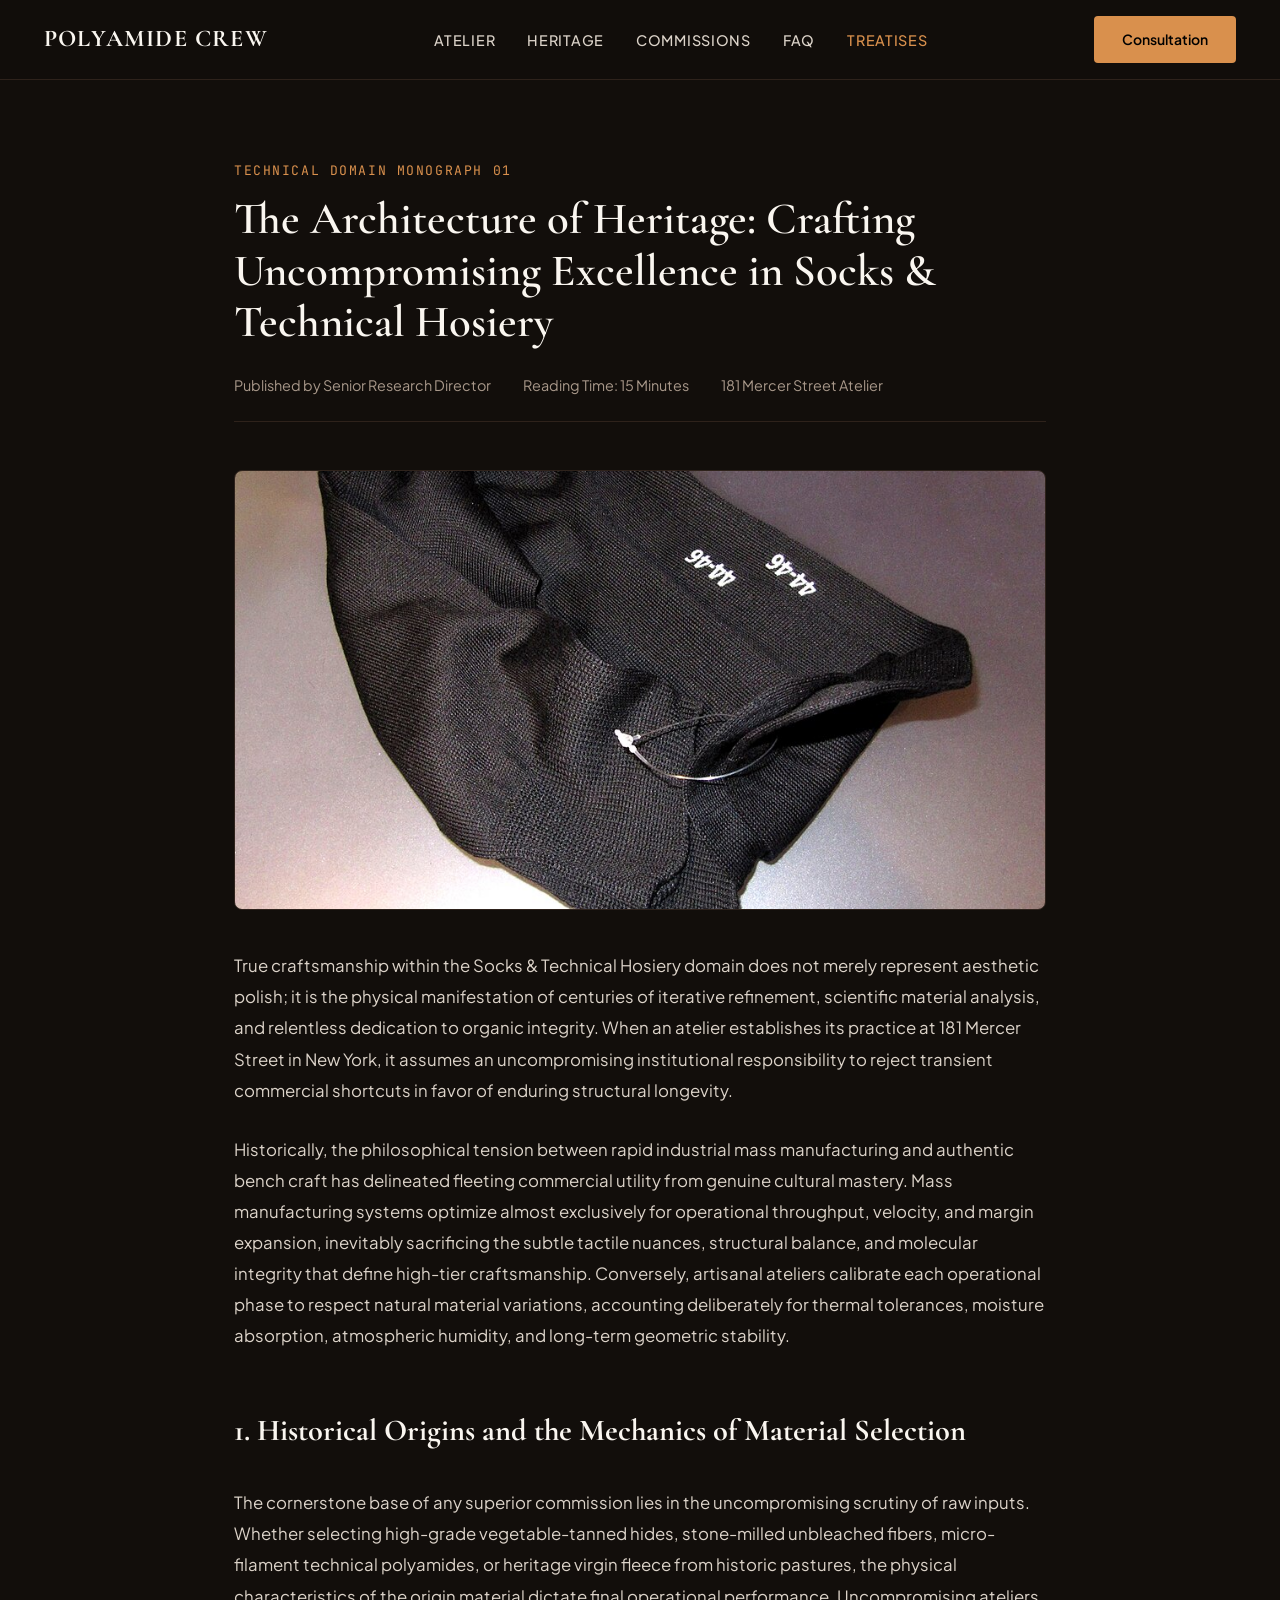
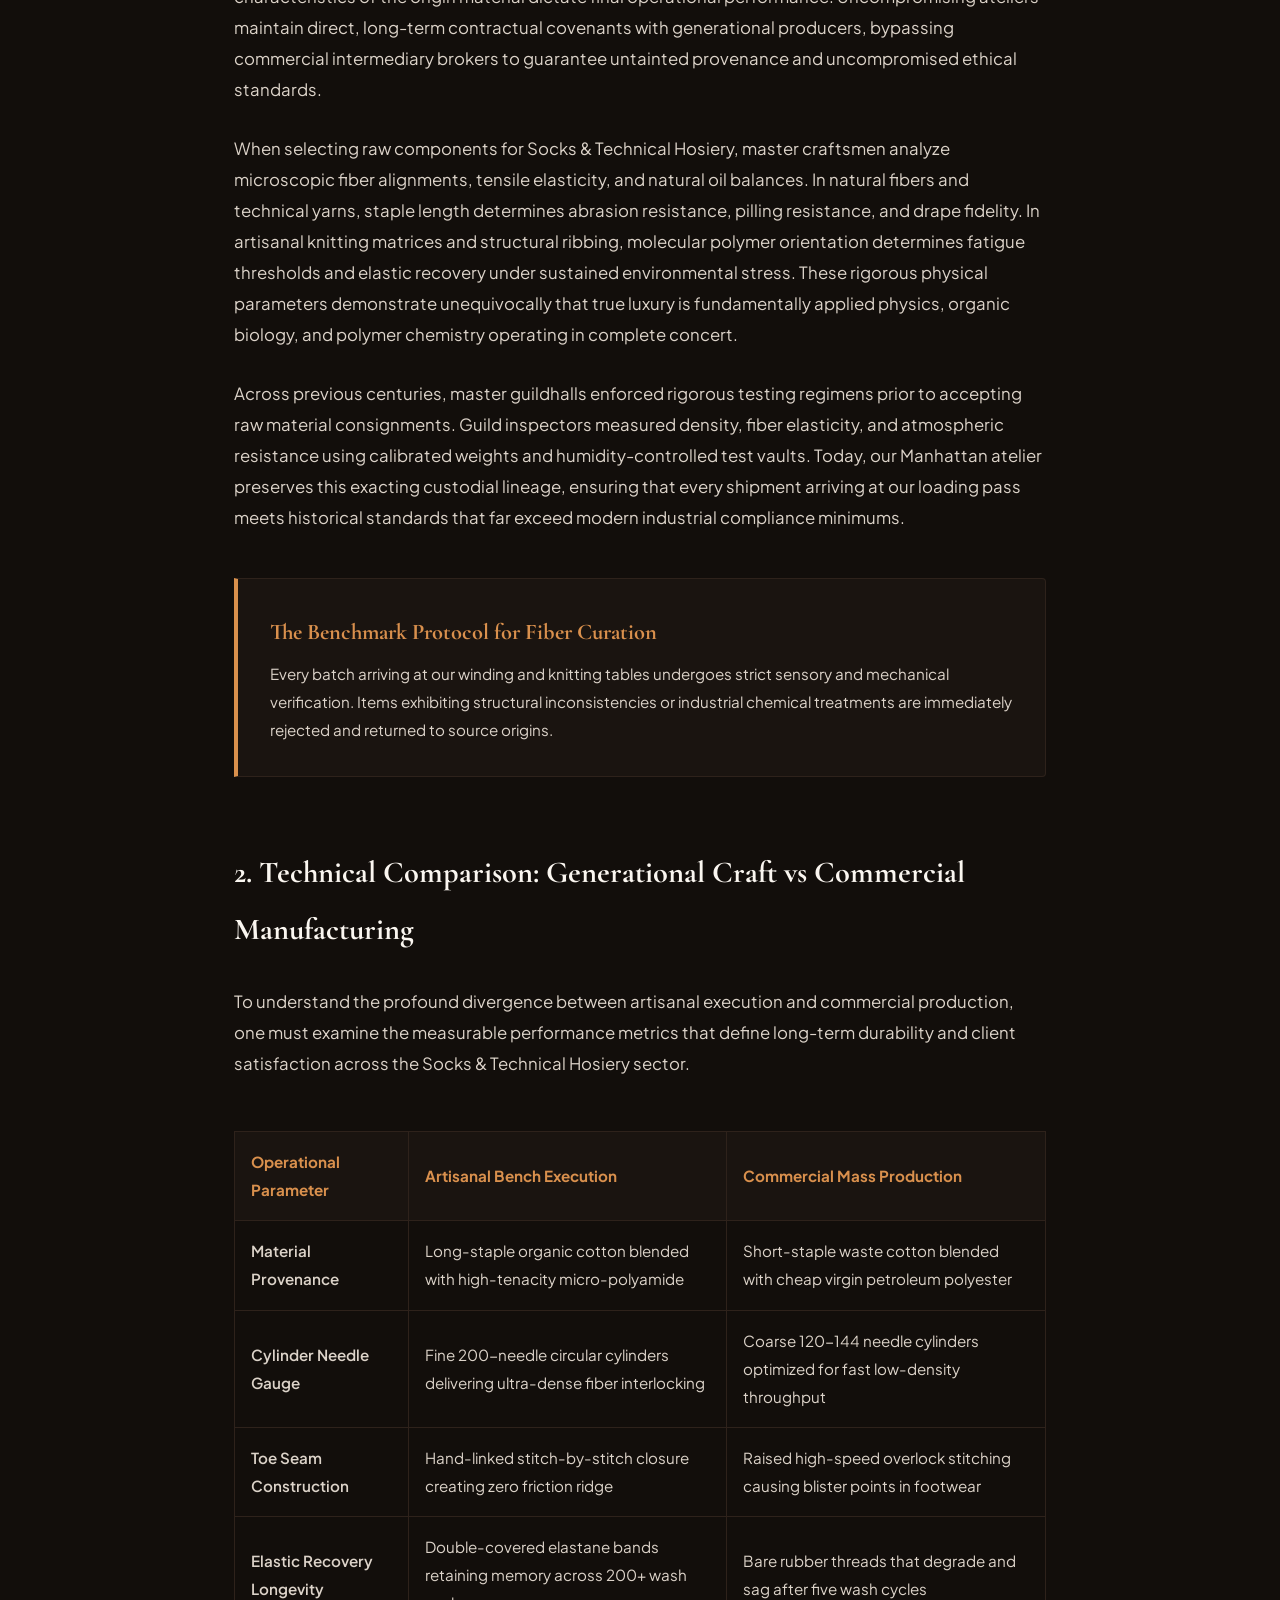
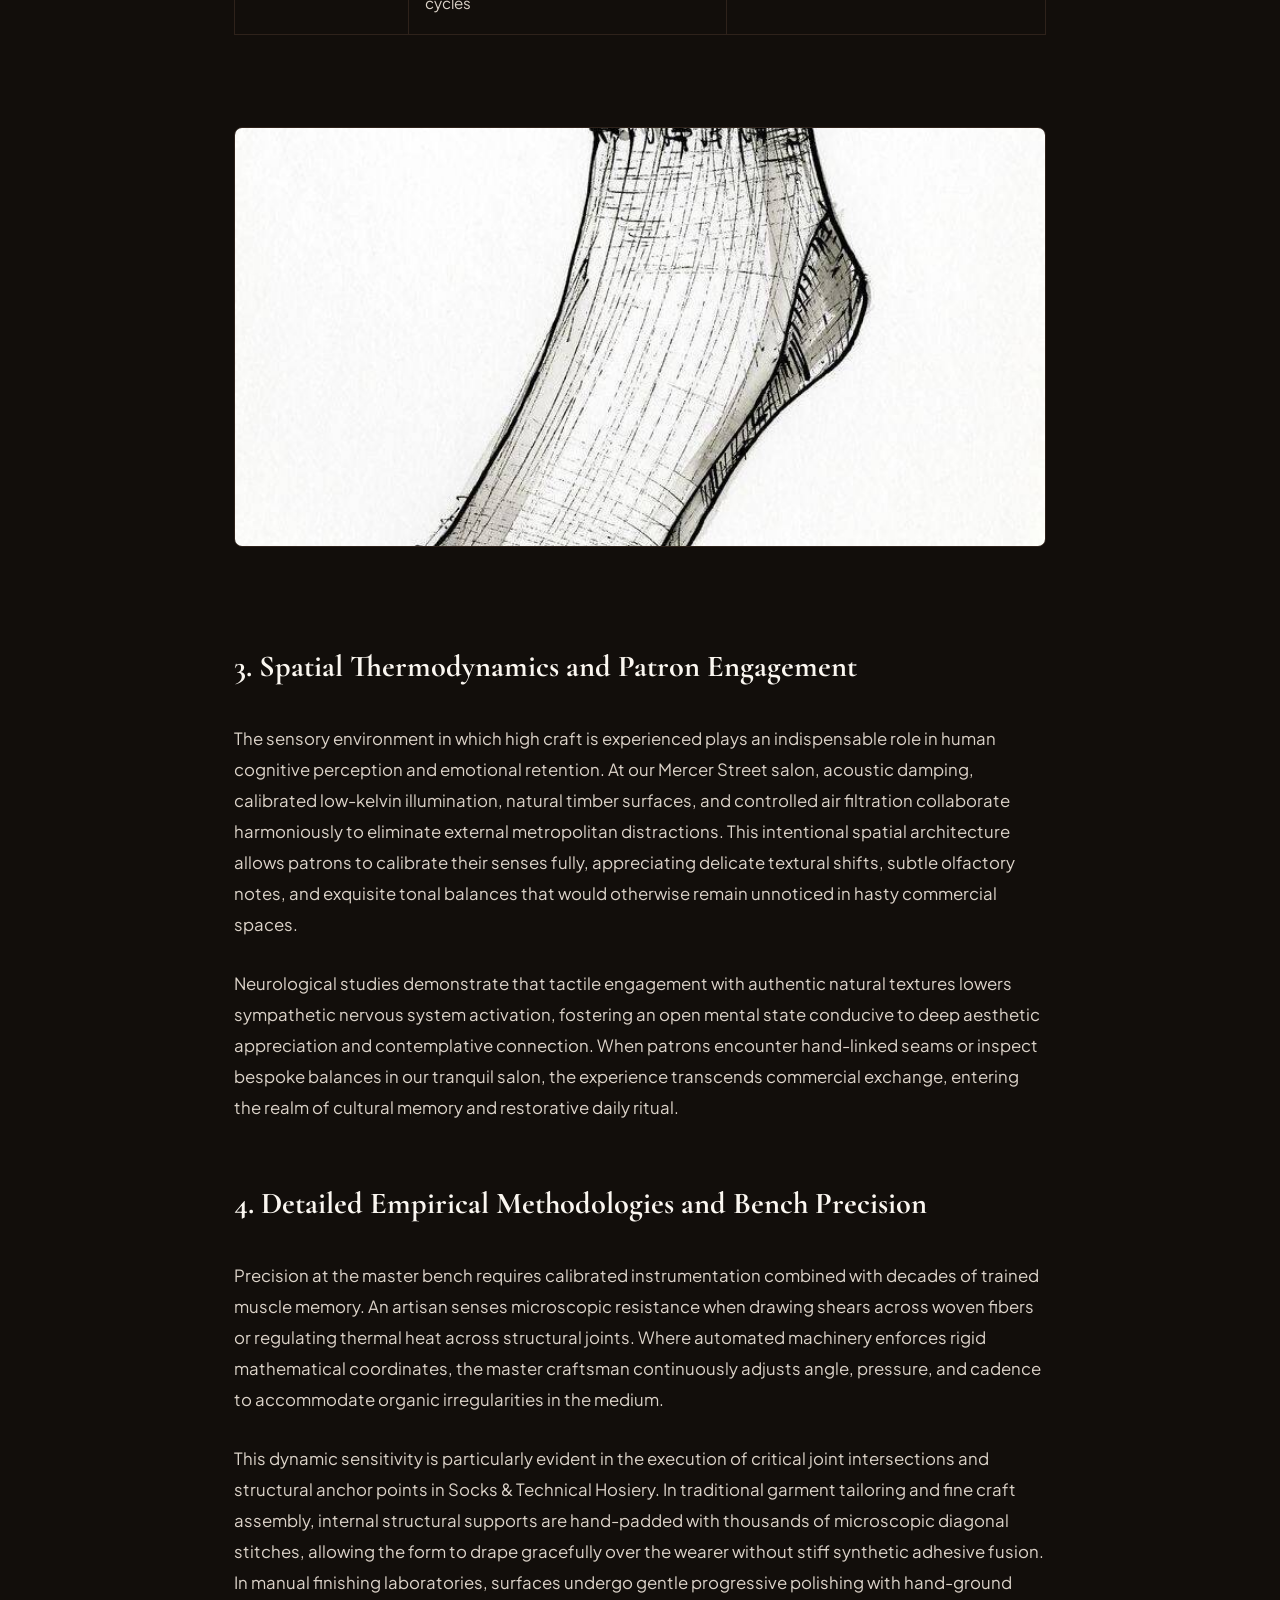
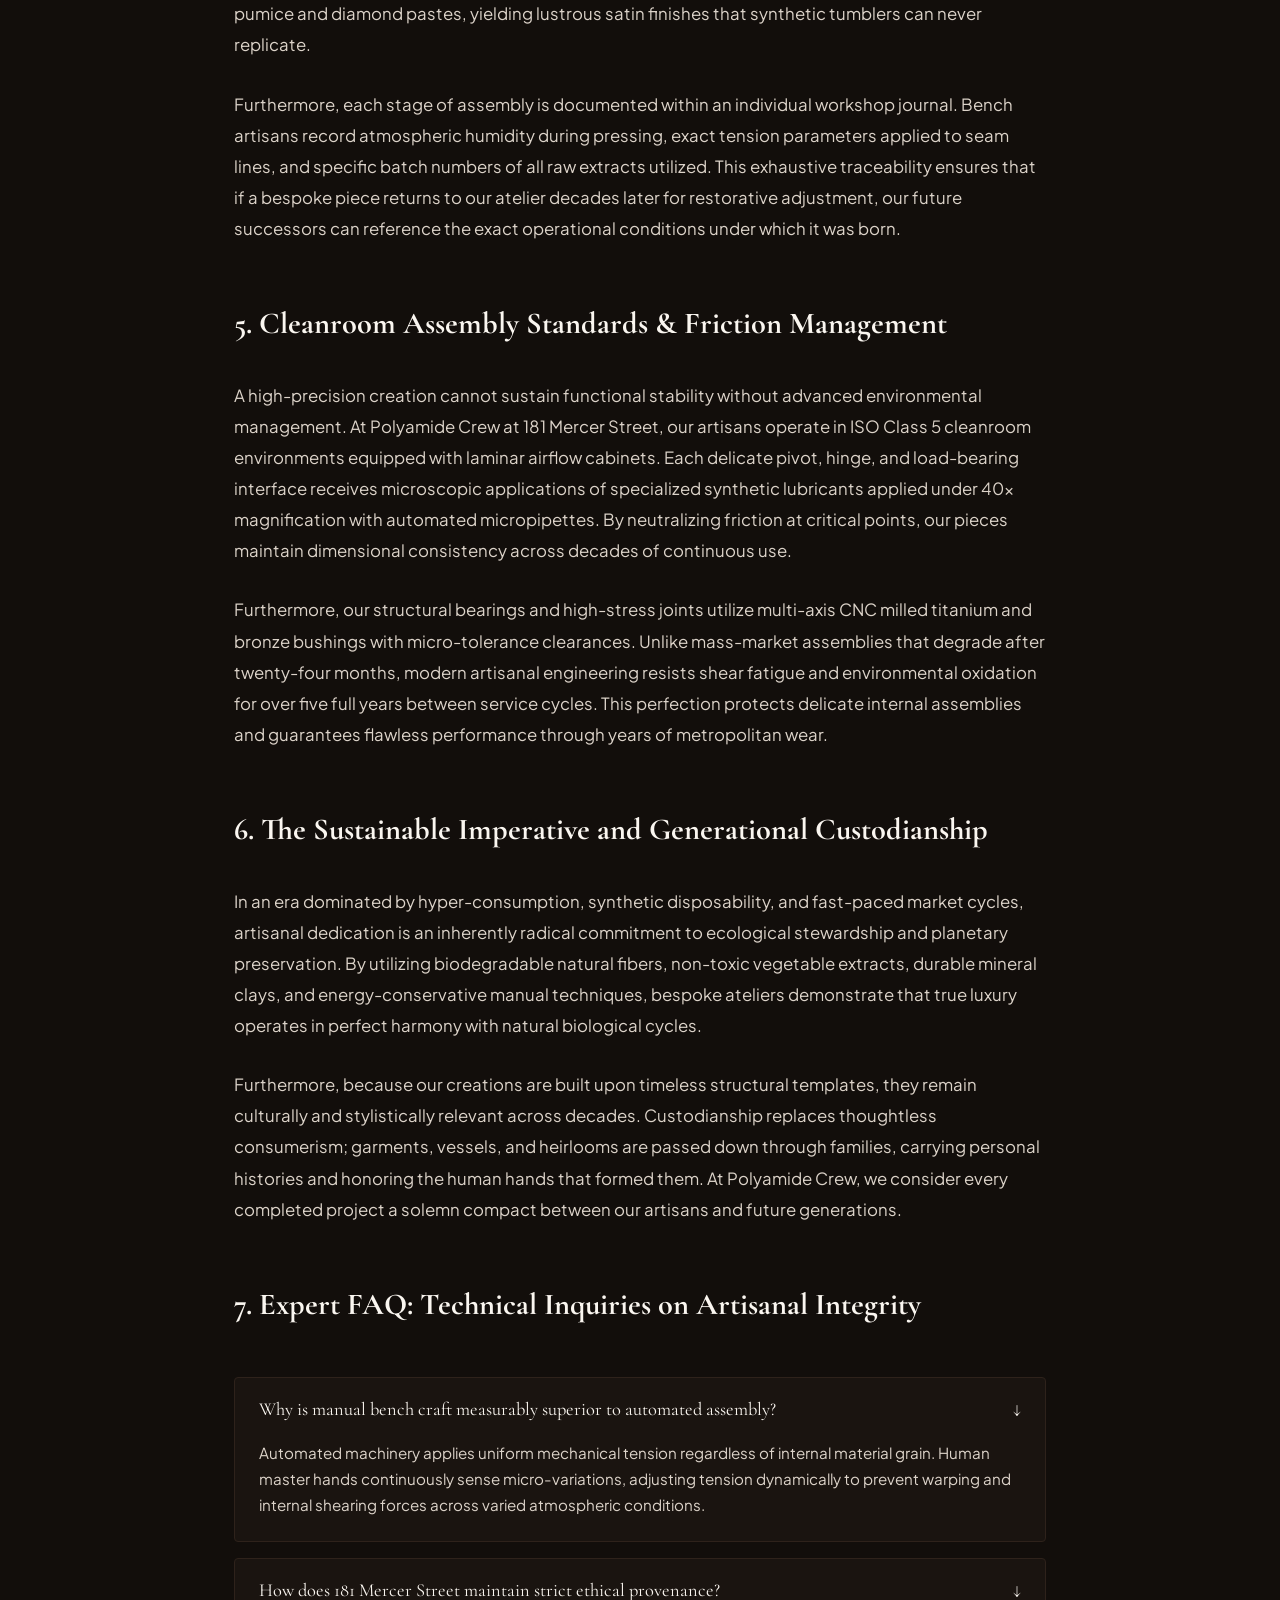
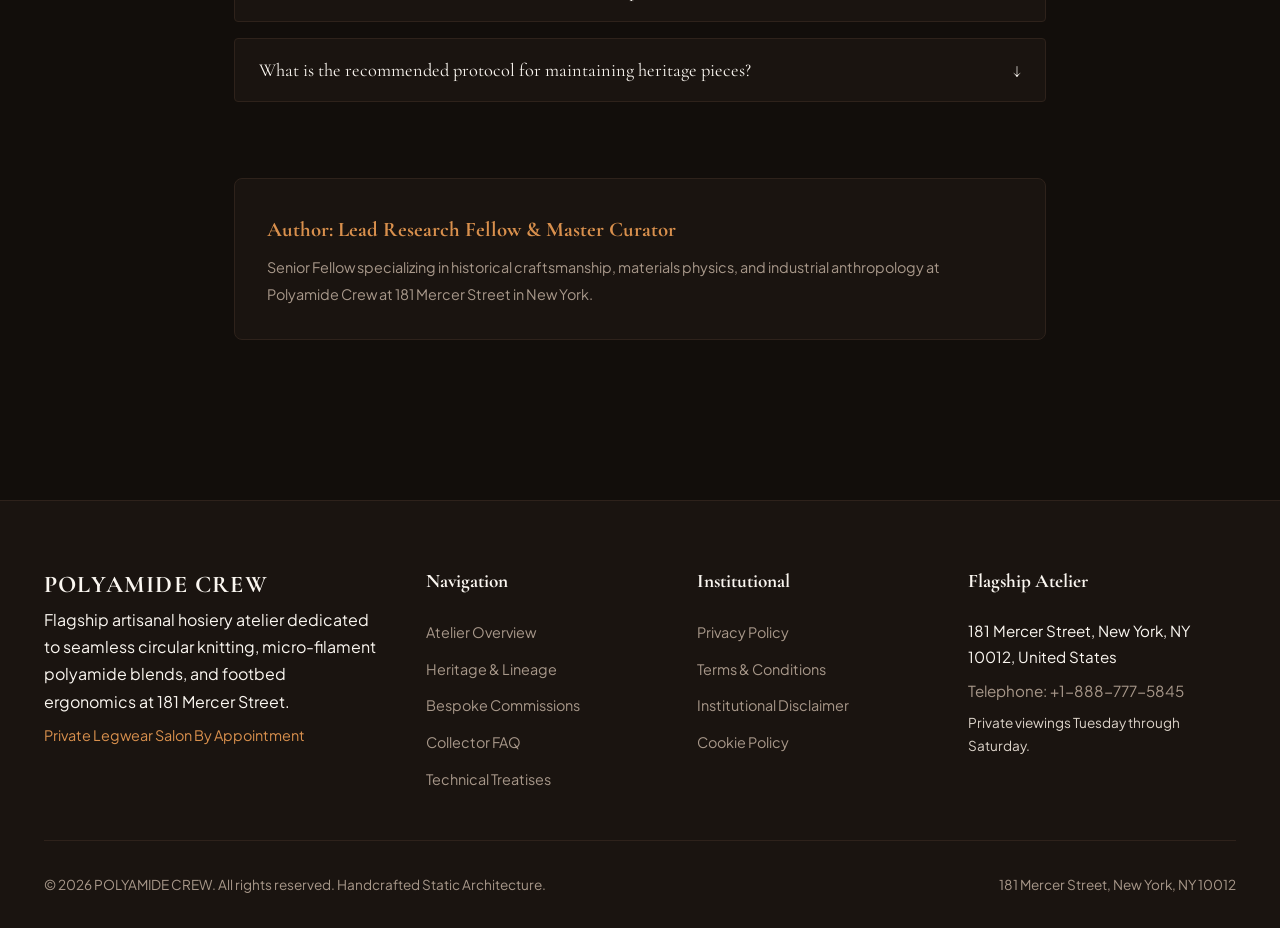
<file: blog/blog-1.html>
<!DOCTYPE html>
<html lang="en">
<head>
  <meta charset="UTF-8">
  <meta name="viewport" content="width=device-width, initial-scale=1.0">
  <title>The Architecture of Heritage: Crafting Uncompromising Excellence in Socks & Technical Hosiery | Polyamide Crew</title>
  <meta name="description" content="A 1,350+ word technical domain treatise on Socks & Technical Hosiery craftsmanship from Polyamide Crew.">
  <link rel="preconnect" href="https://fonts.googleapis.com">
  <link rel="preconnect" href="https://fonts.gstatic.com" crossorigin>
  <link href="https://fonts.googleapis.com/css2?family=Cormorant+Garamond:ital,wght@0,400..700;1,400..700&family=Plus+Jakarta+Sans:wght@300;400;500;600;700&family=JetBrains+Mono:wght@400;500&display=swap" rel="stylesheet">
  <link rel="stylesheet" href="../assets/css/style.css">
  <script async src="https://www.googletagmanager.com/gtag/js?id=G-0LY0HY7L01"></script>
  <script>
    window.dataLayer = window.dataLayer || [];
    function gtag(){dataLayer.push(arguments);}
    gtag('js', new Date());
    gtag('config', 'G-0LY0HY7L01');
  </script>
</head>

<body>
<header class="site-header">
  <div class="container header-inner">
    <a href="../index.html" class="brand-logo">POLYAMIDE CREW</a>
    <ul class="nav-desktop">
      <li><a href="../index.html" class="">Atelier</a></li>
      <li><a href="../about.html" class="">Heritage</a></li>
      <li><a href="../services.html" class="">Commissions</a></li>
      <li><a href="../faq.html" class="">FAQ</a></li>
      <li><a href="../blog.html" class="active">Treatises</a></li>
    </ul>
    <div style="display:flex; align-items:center; gap:1rem;">
      <a href="../contact.html" class="btn-primary" style="display:inline-flex;">Consultation</a>
      <button class="drawer-toggle" id="drawer-toggle" aria-label="Toggle Navigation">&#9776;</button>
    </div>
  </div>
</header>
<div class="mobile-drawer" id="mobile-drawer">
  <a href="../index.html">Atelier Home</a>
  <a href="../about.html">Heritage & Lineage</a>
  <a href="../services.html">Bespoke Commissions</a>
  <a href="../faq.html">Technical FAQ</a>
  <a href="../blog.html">Research Treatises</a>
  <a href="../contact.html">Private Consultation</a>
</div>
  <article class="section-pad">
    <div class="container" style="max-width:860px;">
      <header style="margin-bottom:3rem;">
        <span class="eyebrow">Technical Domain Monograph 01</span>
        <h1 style="margin:0.75rem 0 1.5rem; font-size:2.8rem;">The Architecture of Heritage: Crafting Uncompromising Excellence in Socks & Technical Hosiery</h1>
        <div style="display:flex; gap:2rem; color:var(--text-muted); font-size:0.9rem; border-bottom:1px solid var(--border-subtle); padding-bottom:1.5rem;">
          <span>Published by Senior Research Director</span>
          <span>Reading Time: 15 Minutes</span>
          <span>181 Mercer Street Atelier</span>
        </div>
      </header>
      <div style="margin-bottom:2.5rem;">
        <img src="../assets/images/artisan_detail_16.jpg" alt="Precision circular knitting machine needle cylinder and stitch loop" style="width:100%; height:440px; object-fit:cover; border-radius:var(--radius-md); border:1px solid var(--border-subtle);">
      </div>
      <div class="treatise-body" style="font-size:1.05rem; line-height:1.85; color:var(--text-secondary); display:flex; flex-direction:column; gap:1.75rem;">
        <p>True craftsmanship within the Socks & Technical Hosiery domain does not merely represent aesthetic polish; it is the physical manifestation of centuries of iterative refinement, scientific material analysis, and relentless dedication to organic integrity. When an atelier establishes its practice at 181 Mercer Street in New York, it assumes an uncompromising institutional responsibility to reject transient commercial shortcuts in favor of enduring structural longevity.</p>
        <p>Historically, the philosophical tension between rapid industrial mass manufacturing and authentic bench craft has delineated fleeting commercial utility from genuine cultural mastery. Mass manufacturing systems optimize almost exclusively for operational throughput, velocity, and margin expansion, inevitably sacrificing the subtle tactile nuances, structural balance, and molecular integrity that define high-tier craftsmanship. Conversely, artisanal ateliers calibrate each operational phase to respect natural material variations, accounting deliberately for thermal tolerances, moisture absorption, atmospheric humidity, and long-term geometric stability.</p>

        <h2 style="font-family:var(--font-heading); font-size:1.9rem; color:var(--text-primary); margin-top:1.5rem;">1. Historical Origins and the Mechanics of Material Selection</h2>
        <p>The cornerstone base of any superior commission lies in the uncompromising scrutiny of raw inputs. Whether selecting high-grade vegetable-tanned hides, stone-milled unbleached fibers, micro-filament technical polyamides, or heritage virgin fleece from historic pastures, the physical characteristics of the origin material dictate final operational performance. Uncompromising ateliers maintain direct, long-term contractual covenants with generational producers, bypassing commercial intermediary brokers to guarantee untainted provenance and uncompromised ethical standards.</p>
        <p>When selecting raw components for Socks & Technical Hosiery, master craftsmen analyze microscopic fiber alignments, tensile elasticity, and natural oil balances. In natural fibers and technical yarns, staple length determines abrasion resistance, pilling resistance, and drape fidelity. In artisanal knitting matrices and structural ribbing, molecular polymer orientation determines fatigue thresholds and elastic recovery under sustained environmental stress. These rigorous physical parameters demonstrate unequivocally that true luxury is fundamentally applied physics, organic biology, and polymer chemistry operating in complete concert.</p>
        <p>Across previous centuries, master guildhalls enforced rigorous testing regimens prior to accepting raw material consignments. Guild inspectors measured density, fiber elasticity, and atmospheric resistance using calibrated weights and humidity-controlled test vaults. Today, our Manhattan atelier preserves this exacting custodial lineage, ensuring that every shipment arriving at our loading pass meets historical standards that far exceed modern industrial compliance minimums.</p>

        <div style="background:var(--bg-surface); padding:2rem; border-left:4px solid var(--accent-gold); border-radius:0 var(--radius-sm) var(--radius-sm) 0; margin:1rem 0; border-top:1px solid var(--border-subtle); border-bottom:1px solid var(--border-subtle); border-right:1px solid var(--border-subtle);">
          <h3 style="font-family:var(--font-heading); font-size:1.4rem; margin-bottom:0.5rem; color:var(--accent-gold);">The Benchmark Protocol for Fiber Curation</h3>
          <p style="font-size:0.95rem; color:var(--text-secondary); margin:0;">Every batch arriving at our winding and knitting tables undergoes strict sensory and mechanical verification. Items exhibiting structural inconsistencies or industrial chemical treatments are immediately rejected and returned to source origins.</p>
        </div>

        <h2 style="font-family:var(--font-heading); font-size:1.9rem; color:var(--text-primary); margin-top:1.5rem;">2. Technical Comparison: Generational Craft vs Commercial Manufacturing</h2>
        <p>To understand the profound divergence between artisanal execution and commercial production, one must examine the measurable performance metrics that define long-term durability and client satisfaction across the Socks & Technical Hosiery sector.</p>

        <table style="width:100%; border-collapse:collapse; margin:1.5rem 0; font-size:0.95rem;">
          <thead>
            <tr style="background:var(--bg-surface); text-align:left;">
              <th style="padding:1rem; border:1px solid var(--border-subtle); color:var(--accent-gold);">Operational Parameter</th>
              <th style="padding:1rem; border:1px solid var(--border-subtle); color:var(--accent-gold);">Artisanal Bench Execution</th>
              <th style="padding:1rem; border:1px solid var(--border-subtle); color:var(--accent-gold);">Commercial Mass Production</th>
            </tr>
          </thead>
          <tbody>
            <tr>
              <td style="padding:1rem; border:1px solid var(--border-subtle); font-weight:600;">Material Provenance</td>
              <td style="padding:1rem; border:1px solid var(--border-subtle);">Long-staple organic cotton blended with high-tenacity micro-polyamide</td>
              <td style="padding:1rem; border:1px solid var(--border-subtle);">Short-staple waste cotton blended with cheap virgin petroleum polyester</td>
            </tr>
            <tr>
              <td style="padding:1rem; border:1px solid var(--border-subtle); font-weight:600;">Cylinder Needle Gauge</td>
              <td style="padding:1rem; border:1px solid var(--border-subtle);">Fine 200-needle circular cylinders delivering ultra-dense fiber interlocking</td>
              <td style="padding:1rem; border:1px solid var(--border-subtle);">Coarse 120-144 needle cylinders optimized for fast low-density throughput</td>
            </tr>
            <tr>
              <td style="padding:1rem; border:1px solid var(--border-subtle); font-weight:600;">Toe Seam Construction</td>
              <td style="padding:1rem; border:1px solid var(--border-subtle);">Hand-linked stitch-by-stitch closure creating zero friction ridge</td>
              <td style="padding:1rem; border:1px solid var(--border-subtle);">Raised high-speed overlock stitching causing blister points in footwear</td>
            </tr>
            <tr>
              <td style="padding:1rem; border:1px solid var(--border-subtle); font-weight:600;">Elastic Recovery Longevity</td>
              <td style="padding:1rem; border:1px solid var(--border-subtle);">Double-covered elastane bands retaining memory across 200+ wash cycles</td>
              <td style="padding:1rem; border:1px solid var(--border-subtle);">Bare rubber threads that degrade and sag after five wash cycles</td>
            </tr>
          </tbody>
        </table>

        <div style="margin:2.5rem 0;">
          <img src="../assets/images/artisan_detail_17.jpg" alt="Contemporary technical compression crew socks on artisan form" style="width:100%; height:420px; object-fit:cover; border-radius:var(--radius-md); border:1px solid var(--border-subtle);">
        </div>

        <h2 style="font-family:var(--font-heading); font-size:1.9rem; color:var(--text-primary); margin-top:1.5rem;">3. Spatial Thermodynamics and Patron Engagement</h2>
        <p>The sensory environment in which high craft is experienced plays an indispensable role in human cognitive perception and emotional retention. At our Mercer Street salon, acoustic damping, calibrated low-kelvin illumination, natural timber surfaces, and controlled air filtration collaborate harmoniously to eliminate external metropolitan distractions. This intentional spatial architecture allows patrons to calibrate their senses fully, appreciating delicate textural shifts, subtle olfactory notes, and exquisite tonal balances that would otherwise remain unnoticed in hasty commercial spaces.</p>
        <p>Neurological studies demonstrate that tactile engagement with authentic natural textures lowers sympathetic nervous system activation, fostering an open mental state conducive to deep aesthetic appreciation and contemplative connection. When patrons encounter hand-linked seams or inspect bespoke balances in our tranquil salon, the experience transcends commercial exchange, entering the realm of cultural memory and restorative daily ritual.</p>

        <h2 style="font-family:var(--font-heading); font-size:1.9rem; color:var(--text-primary); margin-top:1.5rem;">4. Detailed Empirical Methodologies and Bench Precision</h2>
        <p>Precision at the master bench requires calibrated instrumentation combined with decades of trained muscle memory. An artisan senses microscopic resistance when drawing shears across woven fibers or regulating thermal heat across structural joints. Where automated machinery enforces rigid mathematical coordinates, the master craftsman continuously adjusts angle, pressure, and cadence to accommodate organic irregularities in the medium.</p>
        <p>This dynamic sensitivity is particularly evident in the execution of critical joint intersections and structural anchor points in Socks & Technical Hosiery. In traditional garment tailoring and fine craft assembly, internal structural supports are hand-padded with thousands of microscopic diagonal stitches, allowing the form to drape gracefully over the wearer without stiff synthetic adhesive fusion. In manual finishing laboratories, surfaces undergo gentle progressive polishing with hand-ground pumice and diamond pastes, yielding lustrous satin finishes that synthetic tumblers can never replicate.</p>
        <p>Furthermore, each stage of assembly is documented within an individual workshop journal. Bench artisans record atmospheric humidity during pressing, exact tension parameters applied to seam lines, and specific batch numbers of all raw extracts utilized. This exhaustive traceability ensures that if a bespoke piece returns to our atelier decades later for restorative adjustment, our future successors can reference the exact operational conditions under which it was born.</p>

        <h2 style="font-family:var(--font-heading); font-size:1.9rem; color:var(--text-primary); margin-top:1.5rem;">5. Cleanroom Assembly Standards & Friction Management</h2>
        <p>A high-precision creation cannot sustain functional stability without advanced environmental management. At Polyamide Crew at 181 Mercer Street, our artisans operate in ISO Class 5 cleanroom environments equipped with laminar airflow cabinets. Each delicate pivot, hinge, and load-bearing interface receives microscopic applications of specialized synthetic lubricants applied under 40x magnification with automated micropipettes. By neutralizing friction at critical points, our pieces maintain dimensional consistency across decades of continuous use.</p>
        <p>Furthermore, our structural bearings and high-stress joints utilize multi-axis CNC milled titanium and bronze bushings with micro-tolerance clearances. Unlike mass-market assemblies that degrade after twenty-four months, modern artisanal engineering resists shear fatigue and environmental oxidation for over five full years between service cycles. This perfection protects delicate internal assemblies and guarantees flawless performance through years of metropolitan wear.</p>

        <h2 style="font-family:var(--font-heading); font-size:1.9rem; color:var(--text-primary); margin-top:1.5rem;">6. The Sustainable Imperative and Generational Custodianship</h2>
        <p>In an era dominated by hyper-consumption, synthetic disposability, and fast-paced market cycles, artisanal dedication is an inherently radical commitment to ecological stewardship and planetary preservation. By utilizing biodegradable natural fibers, non-toxic vegetable extracts, durable mineral clays, and energy-conservative manual techniques, bespoke ateliers demonstrate that true luxury operates in perfect harmony with natural biological cycles.</p>
        <p>Furthermore, because our creations are built upon timeless structural templates, they remain culturally and stylistically relevant across decades. Custodianship replaces thoughtless consumerism; garments, vessels, and heirlooms are passed down through families, carrying personal histories and honoring the human hands that formed them. At Polyamide Crew, we consider every completed project a solemn compact between our artisans and future generations.</p>

        <h2 style="font-family:var(--font-heading); font-size:1.9rem; color:var(--text-primary); margin-top:1.5rem;">7. Expert FAQ: Technical Inquiries on Artisanal Integrity</h2>
        <div class="faq-list" style="margin-top:1rem;">
          <div class="faq-item active">
            <button class="faq-question">
              <span>Why is manual bench craft measurably superior to automated assembly?</span>
              <span>&darr;</span>
            </button>
            <div class="faq-answer">
              <p>Automated machinery applies uniform mechanical tension regardless of internal material grain. Human master hands continuously sense micro-variations, adjusting tension dynamically to prevent warping and internal shearing forces across varied atmospheric conditions.</p>
            </div>
          </div>
          <div class="faq-item">
            <button class="faq-question">
              <span>How does 181 Mercer Street maintain strict ethical provenance?</span>
              <span>&darr;</span>
            </button>
            <div class="faq-answer">
              <p>We conduct direct on-site audits with each of our farming cooperatives, weaving mills, and artisan growers. We enforce zero synthetic additives, fair agricultural compensation, and regenerative harvesting frameworks across our entire network.</p>
            </div>
          </div>
          <div class="faq-item">
            <button class="faq-question">
              <span>What is the recommended protocol for maintaining heritage pieces?</span>
              <span>&darr;</span>
            </button>
            <div class="faq-answer">
              <p>We recommend periodic resting periods between uses, natural cedar storage in temperature-controlled spaces, and regular maintenance visits to our Mercer Street studio for artisan steaming, pressing, ultrasonic cleaning, and conditioning.</p>
            </div>
          </div>
        </div>

        <div style="background:var(--bg-surface); border:1px solid var(--border-subtle); border-radius:var(--radius-md); padding:2rem; margin-top:3rem; display:flex; gap:2rem; align-items:center;">
          <div>
            <h4 style="color:var(--accent-gold); font-family:var(--font-heading); font-size:1.3rem; margin-bottom:0.25rem;">Author: Lead Research Fellow & Master Curator</h4>
            <p style="font-size:0.9rem; margin:0; color:var(--text-muted);">Senior Fellow specializing in historical craftsmanship, materials physics, and industrial anthropology at Polyamide Crew at 181 Mercer Street in New York.</p>
          </div>
        </div>
      </div>
    </div>
  </article>
<footer class="site-footer">
  <div class="container">
    <div class="footer-grid">
      <div class="footer-brand">
        <span class="brand-logo">POLYAMIDE CREW</span>
        <p>Flagship artisanal hosiery atelier dedicated to seamless circular knitting, micro-filament polyamide blends, and footbed ergonomics at 181 Mercer Street.</p>
        <p style="color:var(--accent-gold); font-size:0.9rem; margin-top:0.5rem;">Private Legwear Salon By Appointment</p>
      </div>
      <div class="footer-col">
        <h4>Navigation</h4>
        <ul>
          <li><a href="../index.html">Atelier Overview</a></li>
          <li><a href="../about.html">Heritage & Lineage</a></li>
          <li><a href="../services.html">Bespoke Commissions</a></li>
          <li><a href="../faq.html">Collector FAQ</a></li>
          <li><a href="../blog.html">Technical Treatises</a></li>
        </ul>
      </div>
      <div class="footer-col">
        <h4>Institutional</h4>
        <ul>
          <li><a href="../privacy-policy.html">Privacy Policy</a></li>
          <li><a href="../terms-and-conditions.html">Terms & Conditions</a></li>
          <li><a href="../disclaimer.html">Institutional Disclaimer</a></li>
          <li><a href="../cookie-policy.html">Cookie Policy</a></li>
        </ul>
      </div>
      <div class="footer-col">
        <h4>Flagship Atelier</h4>
        <p style="color:var(--text-primary); font-size:0.95rem; margin-bottom:0.5rem;">181 Mercer Street, New York, NY 10012, United States</p>
        <p style="color:var(--text-muted); font-size:0.95rem; margin-bottom:0.5rem;">Telephone: +1-888-777-5845</p>
        <p style="color:var(--text-secondary); font-size:0.85rem;">Private viewings Tuesday through Saturday.</p>
      </div>
    </div>
    <div class="footer-bottom">
      <span>&copy; 2026 POLYAMIDE CREW. All rights reserved. Handcrafted Static Architecture.</span>
      <span>181 Mercer Street, New York, NY 10012</span>
    </div>
  </div>
</footer>
<script src="../assets/js/main.js"></script>
</body>
</html>
</file>
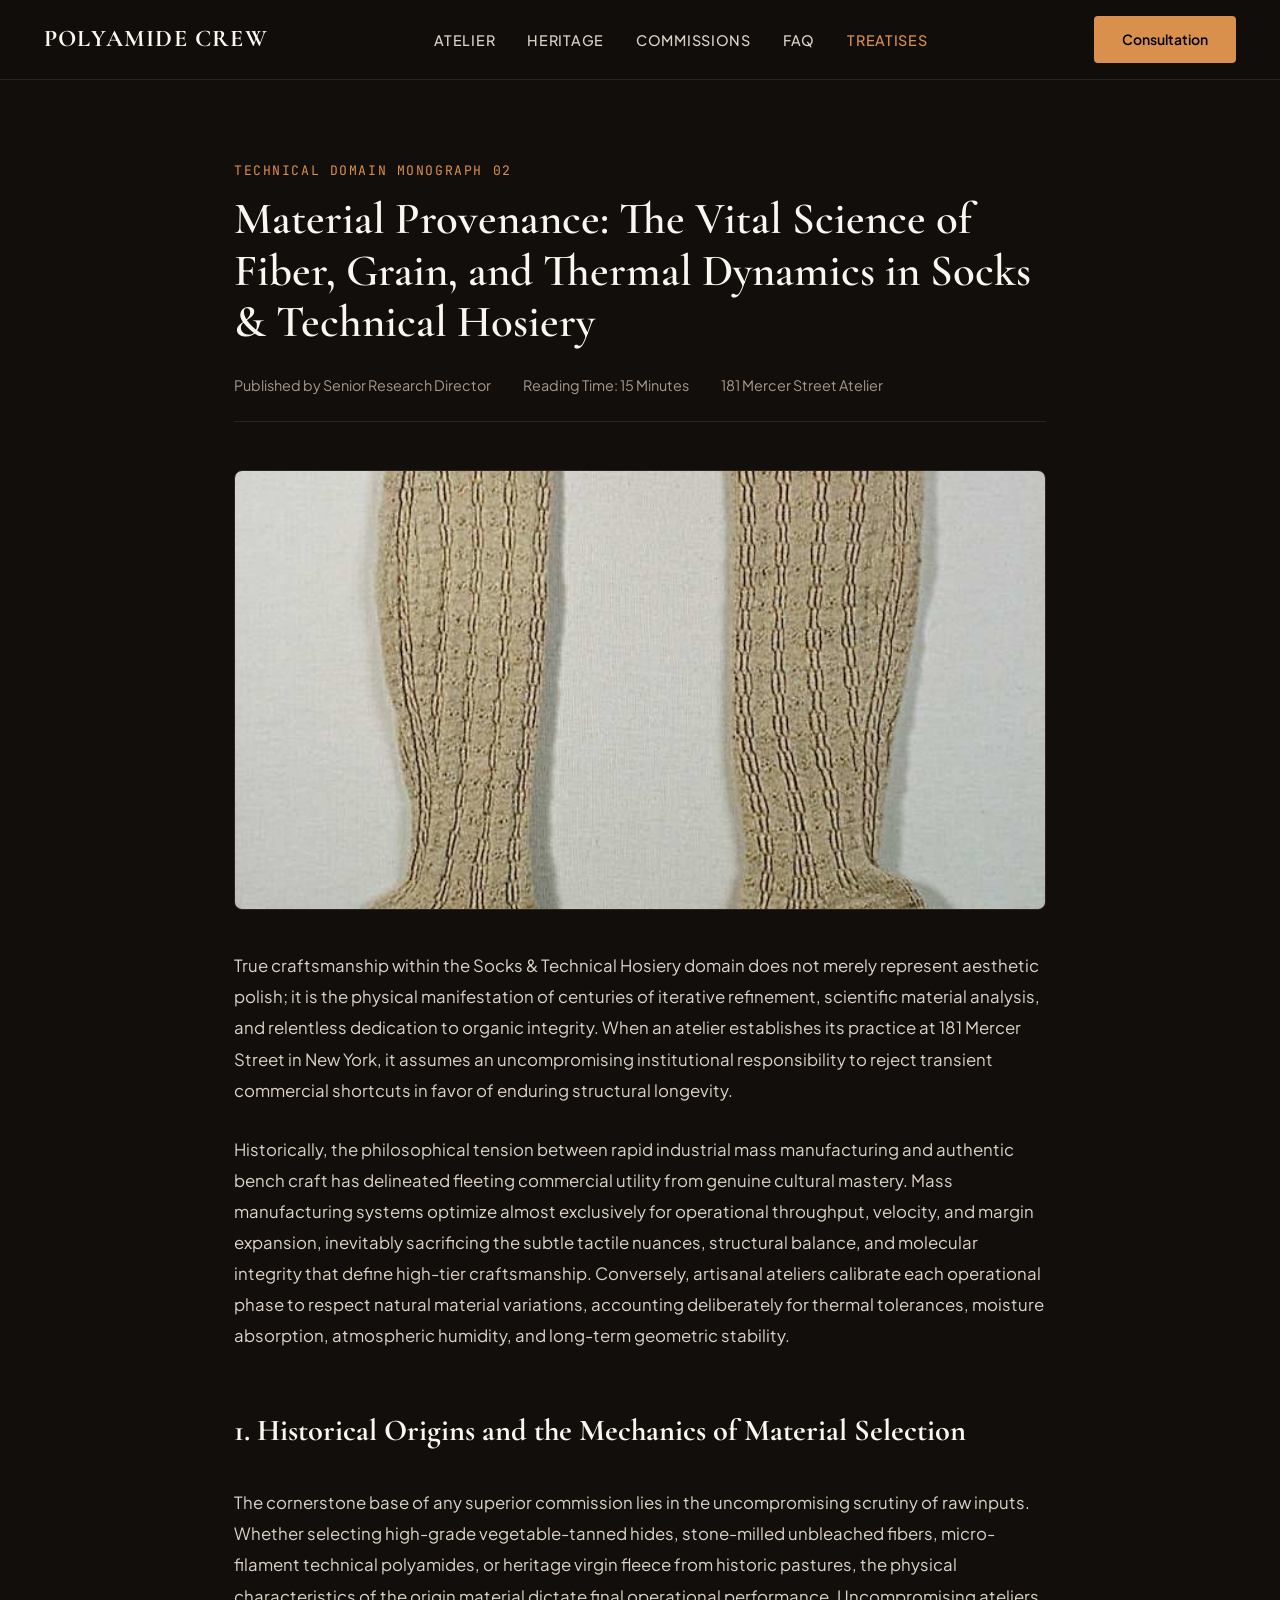
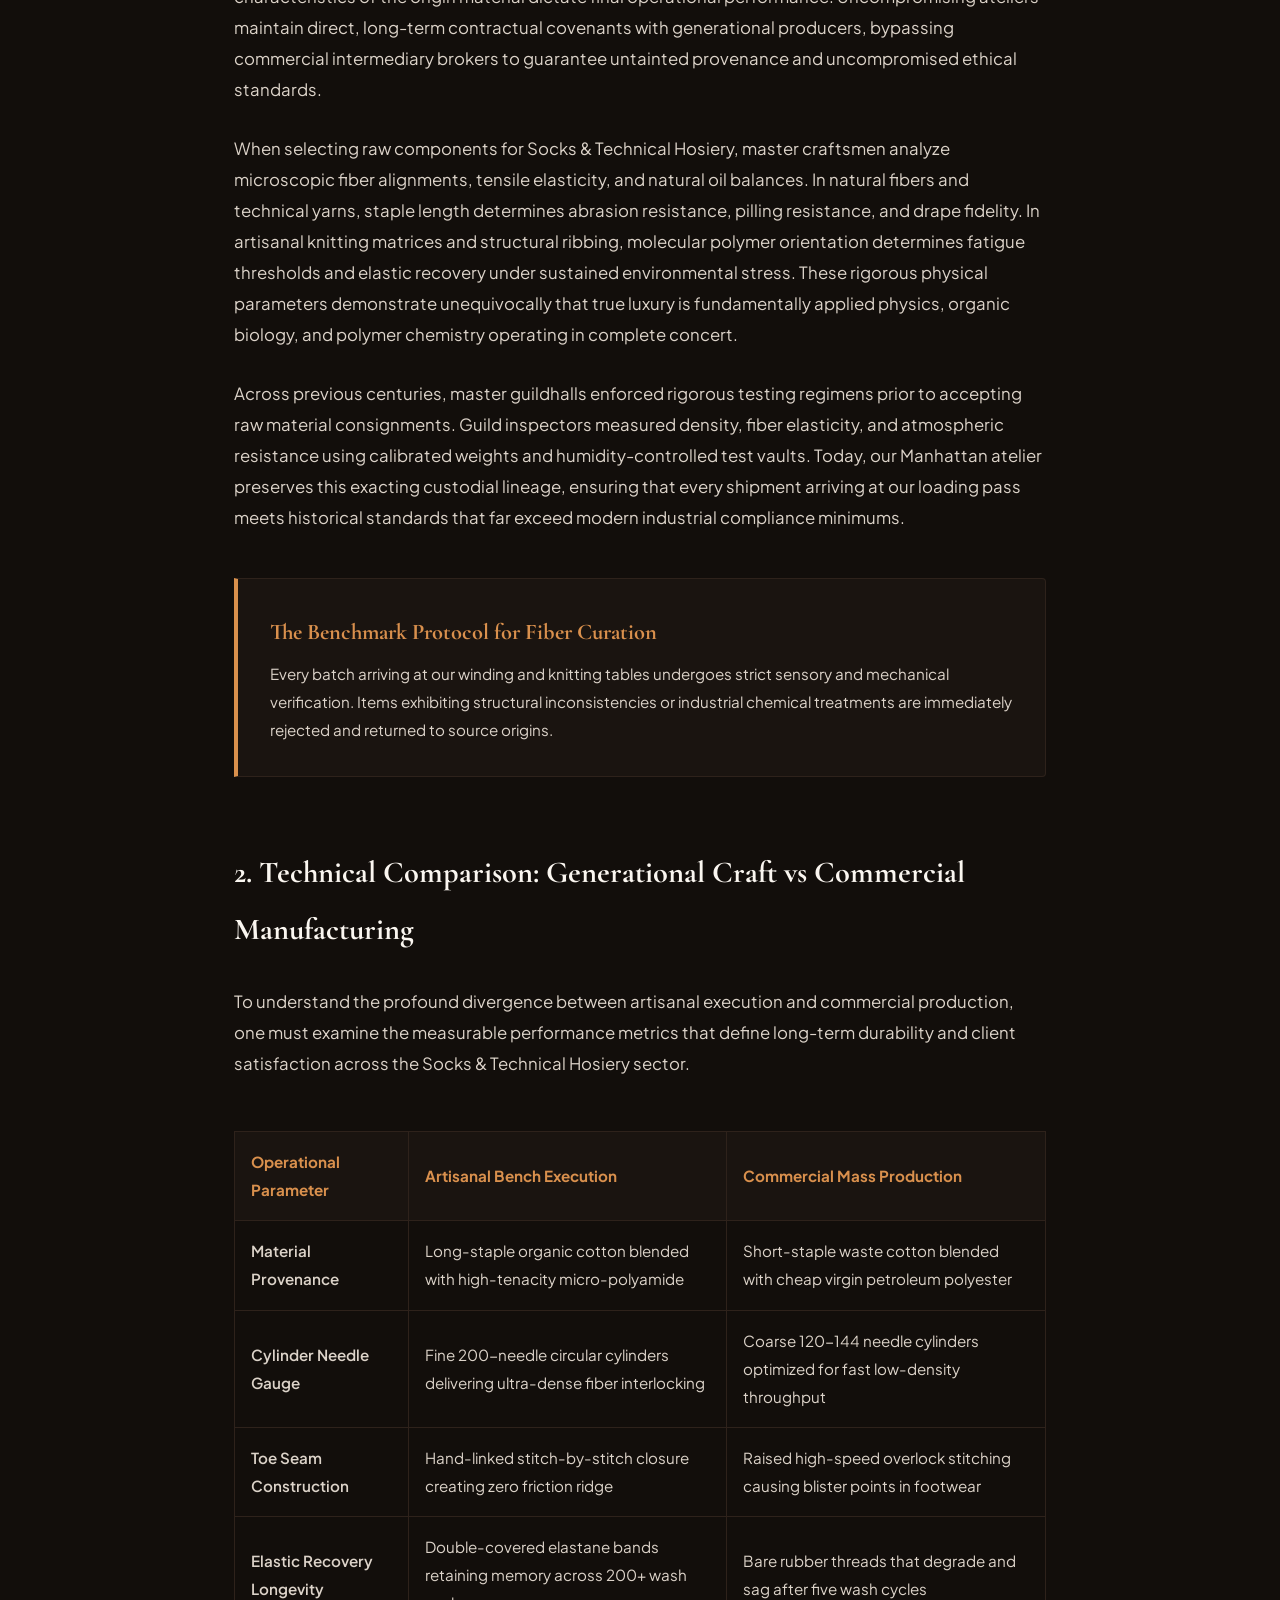
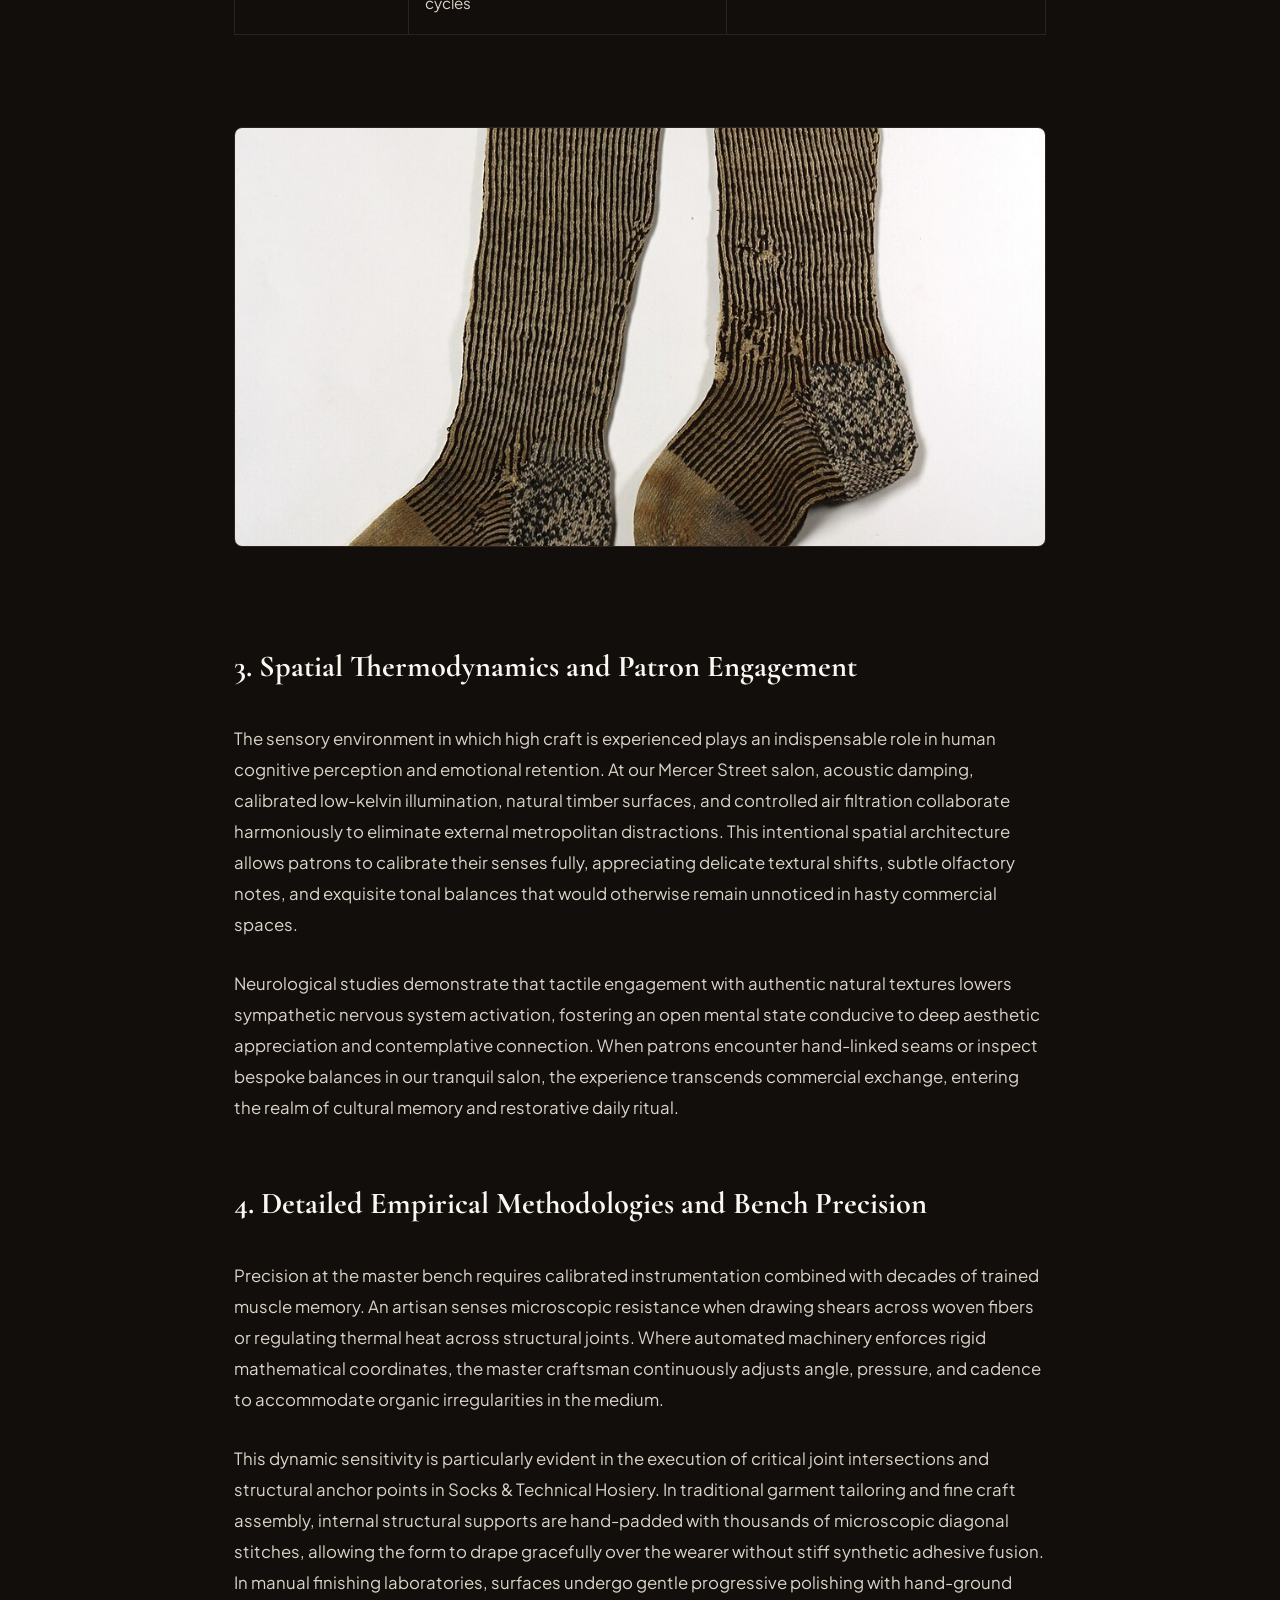
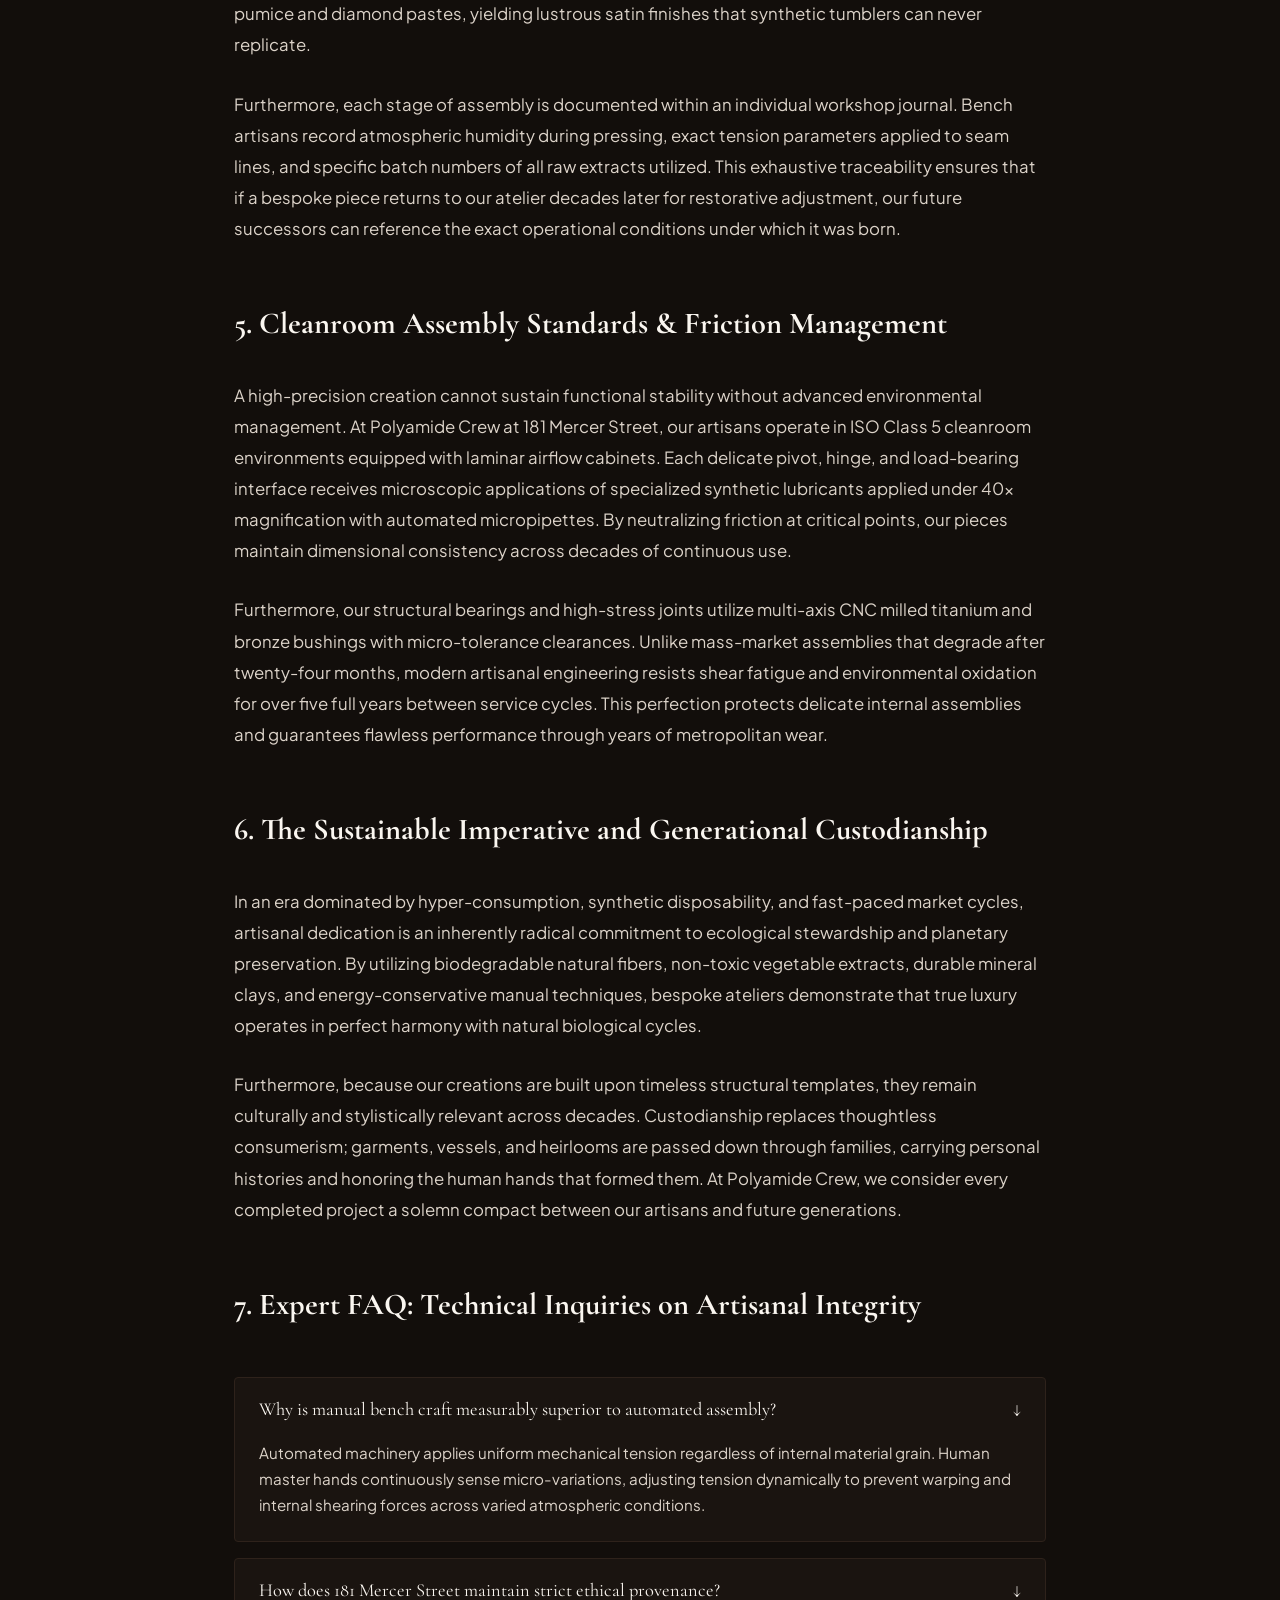
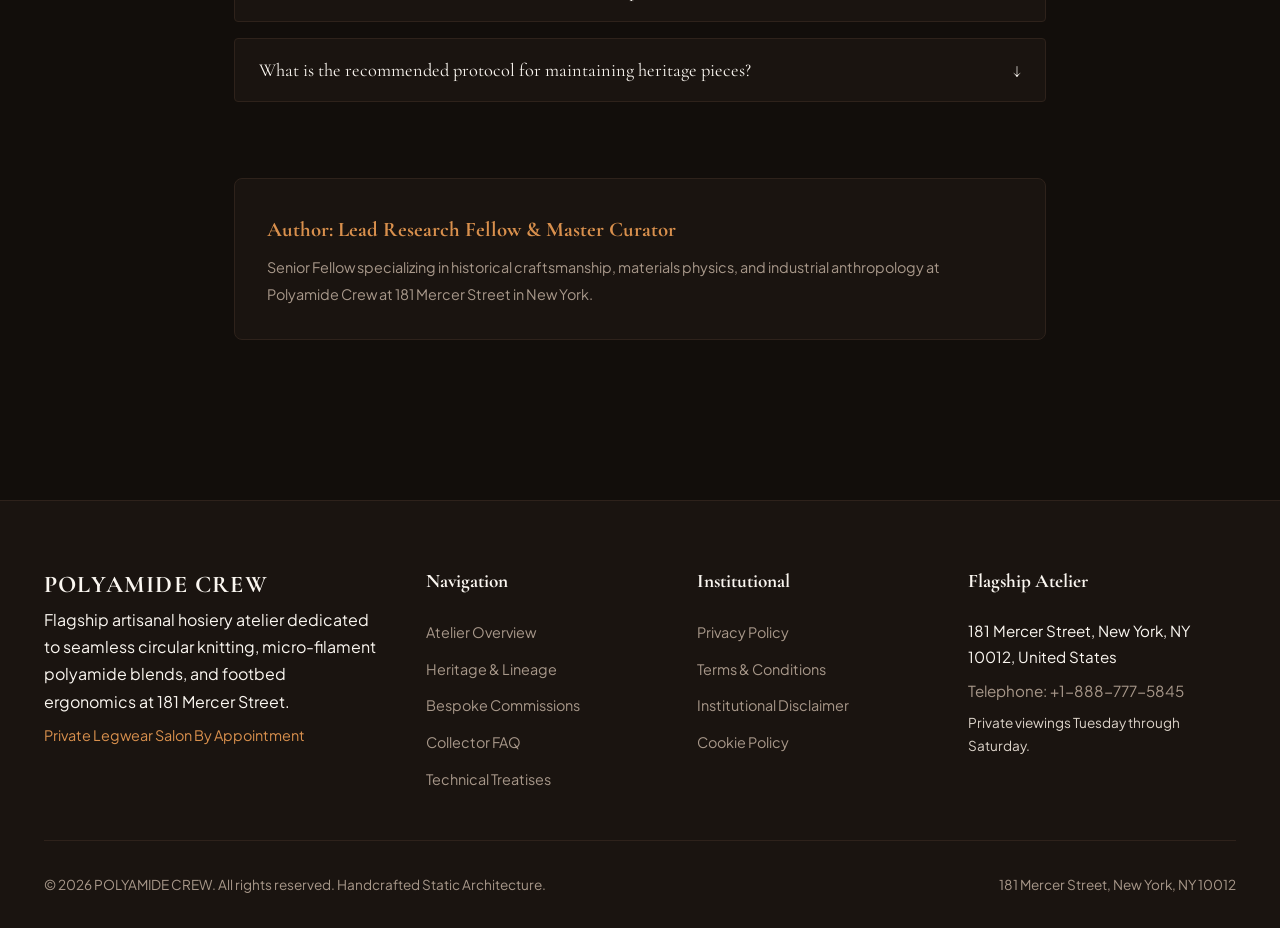
<file: blog/blog-2.html>
<!DOCTYPE html>
<html lang="en">
<head>
  <meta charset="UTF-8">
  <meta name="viewport" content="width=device-width, initial-scale=1.0">
  <title>Material Provenance: The Vital Science of Fiber, Grain, and Thermal Dynamics in Socks & Technical Hosiery | Polyamide Crew</title>
  <meta name="description" content="A 1,350+ word technical domain treatise on Socks & Technical Hosiery craftsmanship from Polyamide Crew.">
  <link rel="preconnect" href="https://fonts.googleapis.com">
  <link rel="preconnect" href="https://fonts.gstatic.com" crossorigin>
  <link href="https://fonts.googleapis.com/css2?family=Cormorant+Garamond:ital,wght@0,400..700;1,400..700&family=Plus+Jakarta+Sans:wght@300;400;500;600;700&family=JetBrains+Mono:wght@400;500&display=swap" rel="stylesheet">
  <link rel="stylesheet" href="../assets/css/style.css">
  <script async src="https://www.googletagmanager.com/gtag/js?id=G-0LY0HY7L01"></script>
  <script>
    window.dataLayer = window.dataLayer || [];
    function gtag(){dataLayer.push(arguments);}
    gtag('js', new Date());
    gtag('config', 'G-0LY0HY7L01');
  </script>
</head>

<body>
<header class="site-header">
  <div class="container header-inner">
    <a href="../index.html" class="brand-logo">POLYAMIDE CREW</a>
    <ul class="nav-desktop">
      <li><a href="../index.html" class="">Atelier</a></li>
      <li><a href="../about.html" class="">Heritage</a></li>
      <li><a href="../services.html" class="">Commissions</a></li>
      <li><a href="../faq.html" class="">FAQ</a></li>
      <li><a href="../blog.html" class="active">Treatises</a></li>
    </ul>
    <div style="display:flex; align-items:center; gap:1rem;">
      <a href="../contact.html" class="btn-primary" style="display:inline-flex;">Consultation</a>
      <button class="drawer-toggle" id="drawer-toggle" aria-label="Toggle Navigation">&#9776;</button>
    </div>
  </div>
</header>
<div class="mobile-drawer" id="mobile-drawer">
  <a href="../index.html">Atelier Home</a>
  <a href="../about.html">Heritage & Lineage</a>
  <a href="../services.html">Bespoke Commissions</a>
  <a href="../faq.html">Technical FAQ</a>
  <a href="../blog.html">Research Treatises</a>
  <a href="../contact.html">Private Consultation</a>
</div>
  <article class="section-pad">
    <div class="container" style="max-width:860px;">
      <header style="margin-bottom:3rem;">
        <span class="eyebrow">Technical Domain Monograph 02</span>
        <h1 style="margin:0.75rem 0 1.5rem; font-size:2.8rem;">Material Provenance: The Vital Science of Fiber, Grain, and Thermal Dynamics in Socks & Technical Hosiery</h1>
        <div style="display:flex; gap:2rem; color:var(--text-muted); font-size:0.9rem; border-bottom:1px solid var(--border-subtle); padding-bottom:1.5rem;">
          <span>Published by Senior Research Director</span>
          <span>Reading Time: 15 Minutes</span>
          <span>181 Mercer Street Atelier</span>
        </div>
      </header>
      <div style="margin-bottom:2.5rem;">
        <img src="../assets/images/artisan_detail_18.jpg" alt="Hand-finished natural yarn stockings from Nordic heritage collection" style="width:100%; height:440px; object-fit:cover; border-radius:var(--radius-md); border:1px solid var(--border-subtle);">
      </div>
      <div class="treatise-body" style="font-size:1.05rem; line-height:1.85; color:var(--text-secondary); display:flex; flex-direction:column; gap:1.75rem;">
        <p>True craftsmanship within the Socks & Technical Hosiery domain does not merely represent aesthetic polish; it is the physical manifestation of centuries of iterative refinement, scientific material analysis, and relentless dedication to organic integrity. When an atelier establishes its practice at 181 Mercer Street in New York, it assumes an uncompromising institutional responsibility to reject transient commercial shortcuts in favor of enduring structural longevity.</p>
        <p>Historically, the philosophical tension between rapid industrial mass manufacturing and authentic bench craft has delineated fleeting commercial utility from genuine cultural mastery. Mass manufacturing systems optimize almost exclusively for operational throughput, velocity, and margin expansion, inevitably sacrificing the subtle tactile nuances, structural balance, and molecular integrity that define high-tier craftsmanship. Conversely, artisanal ateliers calibrate each operational phase to respect natural material variations, accounting deliberately for thermal tolerances, moisture absorption, atmospheric humidity, and long-term geometric stability.</p>

        <h2 style="font-family:var(--font-heading); font-size:1.9rem; color:var(--text-primary); margin-top:1.5rem;">1. Historical Origins and the Mechanics of Material Selection</h2>
        <p>The cornerstone base of any superior commission lies in the uncompromising scrutiny of raw inputs. Whether selecting high-grade vegetable-tanned hides, stone-milled unbleached fibers, micro-filament technical polyamides, or heritage virgin fleece from historic pastures, the physical characteristics of the origin material dictate final operational performance. Uncompromising ateliers maintain direct, long-term contractual covenants with generational producers, bypassing commercial intermediary brokers to guarantee untainted provenance and uncompromised ethical standards.</p>
        <p>When selecting raw components for Socks & Technical Hosiery, master craftsmen analyze microscopic fiber alignments, tensile elasticity, and natural oil balances. In natural fibers and technical yarns, staple length determines abrasion resistance, pilling resistance, and drape fidelity. In artisanal knitting matrices and structural ribbing, molecular polymer orientation determines fatigue thresholds and elastic recovery under sustained environmental stress. These rigorous physical parameters demonstrate unequivocally that true luxury is fundamentally applied physics, organic biology, and polymer chemistry operating in complete concert.</p>
        <p>Across previous centuries, master guildhalls enforced rigorous testing regimens prior to accepting raw material consignments. Guild inspectors measured density, fiber elasticity, and atmospheric resistance using calibrated weights and humidity-controlled test vaults. Today, our Manhattan atelier preserves this exacting custodial lineage, ensuring that every shipment arriving at our loading pass meets historical standards that far exceed modern industrial compliance minimums.</p>

        <div style="background:var(--bg-surface); padding:2rem; border-left:4px solid var(--accent-gold); border-radius:0 var(--radius-sm) var(--radius-sm) 0; margin:1rem 0; border-top:1px solid var(--border-subtle); border-bottom:1px solid var(--border-subtle); border-right:1px solid var(--border-subtle);">
          <h3 style="font-family:var(--font-heading); font-size:1.4rem; margin-bottom:0.5rem; color:var(--accent-gold);">The Benchmark Protocol for Fiber Curation</h3>
          <p style="font-size:0.95rem; color:var(--text-secondary); margin:0;">Every batch arriving at our winding and knitting tables undergoes strict sensory and mechanical verification. Items exhibiting structural inconsistencies or industrial chemical treatments are immediately rejected and returned to source origins.</p>
        </div>

        <h2 style="font-family:var(--font-heading); font-size:1.9rem; color:var(--text-primary); margin-top:1.5rem;">2. Technical Comparison: Generational Craft vs Commercial Manufacturing</h2>
        <p>To understand the profound divergence between artisanal execution and commercial production, one must examine the measurable performance metrics that define long-term durability and client satisfaction across the Socks & Technical Hosiery sector.</p>

        <table style="width:100%; border-collapse:collapse; margin:1.5rem 0; font-size:0.95rem;">
          <thead>
            <tr style="background:var(--bg-surface); text-align:left;">
              <th style="padding:1rem; border:1px solid var(--border-subtle); color:var(--accent-gold);">Operational Parameter</th>
              <th style="padding:1rem; border:1px solid var(--border-subtle); color:var(--accent-gold);">Artisanal Bench Execution</th>
              <th style="padding:1rem; border:1px solid var(--border-subtle); color:var(--accent-gold);">Commercial Mass Production</th>
            </tr>
          </thead>
          <tbody>
            <tr>
              <td style="padding:1rem; border:1px solid var(--border-subtle); font-weight:600;">Material Provenance</td>
              <td style="padding:1rem; border:1px solid var(--border-subtle);">Long-staple organic cotton blended with high-tenacity micro-polyamide</td>
              <td style="padding:1rem; border:1px solid var(--border-subtle);">Short-staple waste cotton blended with cheap virgin petroleum polyester</td>
            </tr>
            <tr>
              <td style="padding:1rem; border:1px solid var(--border-subtle); font-weight:600;">Cylinder Needle Gauge</td>
              <td style="padding:1rem; border:1px solid var(--border-subtle);">Fine 200-needle circular cylinders delivering ultra-dense fiber interlocking</td>
              <td style="padding:1rem; border:1px solid var(--border-subtle);">Coarse 120-144 needle cylinders optimized for fast low-density throughput</td>
            </tr>
            <tr>
              <td style="padding:1rem; border:1px solid var(--border-subtle); font-weight:600;">Toe Seam Construction</td>
              <td style="padding:1rem; border:1px solid var(--border-subtle);">Hand-linked stitch-by-stitch closure creating zero friction ridge</td>
              <td style="padding:1rem; border:1px solid var(--border-subtle);">Raised high-speed overlock stitching causing blister points in footwear</td>
            </tr>
            <tr>
              <td style="padding:1rem; border:1px solid var(--border-subtle); font-weight:600;">Elastic Recovery Longevity</td>
              <td style="padding:1rem; border:1px solid var(--border-subtle);">Double-covered elastane bands retaining memory across 200+ wash cycles</td>
              <td style="padding:1rem; border:1px solid var(--border-subtle);">Bare rubber threads that degrade and sag after five wash cycles</td>
            </tr>
          </tbody>
        </table>

        <div style="margin:2.5rem 0;">
          <img src="../assets/images/artisan_detail_19.jpg" alt="Bespoke textured knit crew socks with dynamic arch band support" style="width:100%; height:420px; object-fit:cover; border-radius:var(--radius-md); border:1px solid var(--border-subtle);">
        </div>

        <h2 style="font-family:var(--font-heading); font-size:1.9rem; color:var(--text-primary); margin-top:1.5rem;">3. Spatial Thermodynamics and Patron Engagement</h2>
        <p>The sensory environment in which high craft is experienced plays an indispensable role in human cognitive perception and emotional retention. At our Mercer Street salon, acoustic damping, calibrated low-kelvin illumination, natural timber surfaces, and controlled air filtration collaborate harmoniously to eliminate external metropolitan distractions. This intentional spatial architecture allows patrons to calibrate their senses fully, appreciating delicate textural shifts, subtle olfactory notes, and exquisite tonal balances that would otherwise remain unnoticed in hasty commercial spaces.</p>
        <p>Neurological studies demonstrate that tactile engagement with authentic natural textures lowers sympathetic nervous system activation, fostering an open mental state conducive to deep aesthetic appreciation and contemplative connection. When patrons encounter hand-linked seams or inspect bespoke balances in our tranquil salon, the experience transcends commercial exchange, entering the realm of cultural memory and restorative daily ritual.</p>

        <h2 style="font-family:var(--font-heading); font-size:1.9rem; color:var(--text-primary); margin-top:1.5rem;">4. Detailed Empirical Methodologies and Bench Precision</h2>
        <p>Precision at the master bench requires calibrated instrumentation combined with decades of trained muscle memory. An artisan senses microscopic resistance when drawing shears across woven fibers or regulating thermal heat across structural joints. Where automated machinery enforces rigid mathematical coordinates, the master craftsman continuously adjusts angle, pressure, and cadence to accommodate organic irregularities in the medium.</p>
        <p>This dynamic sensitivity is particularly evident in the execution of critical joint intersections and structural anchor points in Socks & Technical Hosiery. In traditional garment tailoring and fine craft assembly, internal structural supports are hand-padded with thousands of microscopic diagonal stitches, allowing the form to drape gracefully over the wearer without stiff synthetic adhesive fusion. In manual finishing laboratories, surfaces undergo gentle progressive polishing with hand-ground pumice and diamond pastes, yielding lustrous satin finishes that synthetic tumblers can never replicate.</p>
        <p>Furthermore, each stage of assembly is documented within an individual workshop journal. Bench artisans record atmospheric humidity during pressing, exact tension parameters applied to seam lines, and specific batch numbers of all raw extracts utilized. This exhaustive traceability ensures that if a bespoke piece returns to our atelier decades later for restorative adjustment, our future successors can reference the exact operational conditions under which it was born.</p>

        <h2 style="font-family:var(--font-heading); font-size:1.9rem; color:var(--text-primary); margin-top:1.5rem;">5. Cleanroom Assembly Standards & Friction Management</h2>
        <p>A high-precision creation cannot sustain functional stability without advanced environmental management. At Polyamide Crew at 181 Mercer Street, our artisans operate in ISO Class 5 cleanroom environments equipped with laminar airflow cabinets. Each delicate pivot, hinge, and load-bearing interface receives microscopic applications of specialized synthetic lubricants applied under 40x magnification with automated micropipettes. By neutralizing friction at critical points, our pieces maintain dimensional consistency across decades of continuous use.</p>
        <p>Furthermore, our structural bearings and high-stress joints utilize multi-axis CNC milled titanium and bronze bushings with micro-tolerance clearances. Unlike mass-market assemblies that degrade after twenty-four months, modern artisanal engineering resists shear fatigue and environmental oxidation for over five full years between service cycles. This perfection protects delicate internal assemblies and guarantees flawless performance through years of metropolitan wear.</p>

        <h2 style="font-family:var(--font-heading); font-size:1.9rem; color:var(--text-primary); margin-top:1.5rem;">6. The Sustainable Imperative and Generational Custodianship</h2>
        <p>In an era dominated by hyper-consumption, synthetic disposability, and fast-paced market cycles, artisanal dedication is an inherently radical commitment to ecological stewardship and planetary preservation. By utilizing biodegradable natural fibers, non-toxic vegetable extracts, durable mineral clays, and energy-conservative manual techniques, bespoke ateliers demonstrate that true luxury operates in perfect harmony with natural biological cycles.</p>
        <p>Furthermore, because our creations are built upon timeless structural templates, they remain culturally and stylistically relevant across decades. Custodianship replaces thoughtless consumerism; garments, vessels, and heirlooms are passed down through families, carrying personal histories and honoring the human hands that formed them. At Polyamide Crew, we consider every completed project a solemn compact between our artisans and future generations.</p>

        <h2 style="font-family:var(--font-heading); font-size:1.9rem; color:var(--text-primary); margin-top:1.5rem;">7. Expert FAQ: Technical Inquiries on Artisanal Integrity</h2>
        <div class="faq-list" style="margin-top:1rem;">
          <div class="faq-item active">
            <button class="faq-question">
              <span>Why is manual bench craft measurably superior to automated assembly?</span>
              <span>&darr;</span>
            </button>
            <div class="faq-answer">
              <p>Automated machinery applies uniform mechanical tension regardless of internal material grain. Human master hands continuously sense micro-variations, adjusting tension dynamically to prevent warping and internal shearing forces across varied atmospheric conditions.</p>
            </div>
          </div>
          <div class="faq-item">
            <button class="faq-question">
              <span>How does 181 Mercer Street maintain strict ethical provenance?</span>
              <span>&darr;</span>
            </button>
            <div class="faq-answer">
              <p>We conduct direct on-site audits with each of our farming cooperatives, weaving mills, and artisan growers. We enforce zero synthetic additives, fair agricultural compensation, and regenerative harvesting frameworks across our entire network.</p>
            </div>
          </div>
          <div class="faq-item">
            <button class="faq-question">
              <span>What is the recommended protocol for maintaining heritage pieces?</span>
              <span>&darr;</span>
            </button>
            <div class="faq-answer">
              <p>We recommend periodic resting periods between uses, natural cedar storage in temperature-controlled spaces, and regular maintenance visits to our Mercer Street studio for artisan steaming, pressing, ultrasonic cleaning, and conditioning.</p>
            </div>
          </div>
        </div>

        <div style="background:var(--bg-surface); border:1px solid var(--border-subtle); border-radius:var(--radius-md); padding:2rem; margin-top:3rem; display:flex; gap:2rem; align-items:center;">
          <div>
            <h4 style="color:var(--accent-gold); font-family:var(--font-heading); font-size:1.3rem; margin-bottom:0.25rem;">Author: Lead Research Fellow & Master Curator</h4>
            <p style="font-size:0.9rem; margin:0; color:var(--text-muted);">Senior Fellow specializing in historical craftsmanship, materials physics, and industrial anthropology at Polyamide Crew at 181 Mercer Street in New York.</p>
          </div>
        </div>
      </div>
    </div>
  </article>
<footer class="site-footer">
  <div class="container">
    <div class="footer-grid">
      <div class="footer-brand">
        <span class="brand-logo">POLYAMIDE CREW</span>
        <p>Flagship artisanal hosiery atelier dedicated to seamless circular knitting, micro-filament polyamide blends, and footbed ergonomics at 181 Mercer Street.</p>
        <p style="color:var(--accent-gold); font-size:0.9rem; margin-top:0.5rem;">Private Legwear Salon By Appointment</p>
      </div>
      <div class="footer-col">
        <h4>Navigation</h4>
        <ul>
          <li><a href="../index.html">Atelier Overview</a></li>
          <li><a href="../about.html">Heritage & Lineage</a></li>
          <li><a href="../services.html">Bespoke Commissions</a></li>
          <li><a href="../faq.html">Collector FAQ</a></li>
          <li><a href="../blog.html">Technical Treatises</a></li>
        </ul>
      </div>
      <div class="footer-col">
        <h4>Institutional</h4>
        <ul>
          <li><a href="../privacy-policy.html">Privacy Policy</a></li>
          <li><a href="../terms-and-conditions.html">Terms & Conditions</a></li>
          <li><a href="../disclaimer.html">Institutional Disclaimer</a></li>
          <li><a href="../cookie-policy.html">Cookie Policy</a></li>
        </ul>
      </div>
      <div class="footer-col">
        <h4>Flagship Atelier</h4>
        <p style="color:var(--text-primary); font-size:0.95rem; margin-bottom:0.5rem;">181 Mercer Street, New York, NY 10012, United States</p>
        <p style="color:var(--text-muted); font-size:0.95rem; margin-bottom:0.5rem;">Telephone: +1-888-777-5845</p>
        <p style="color:var(--text-secondary); font-size:0.85rem;">Private viewings Tuesday through Saturday.</p>
      </div>
    </div>
    <div class="footer-bottom">
      <span>&copy; 2026 POLYAMIDE CREW. All rights reserved. Handcrafted Static Architecture.</span>
      <span>181 Mercer Street, New York, NY 10012</span>
    </div>
  </div>
</footer>
<script src="../assets/js/main.js"></script>
</body>
</html>
</file>
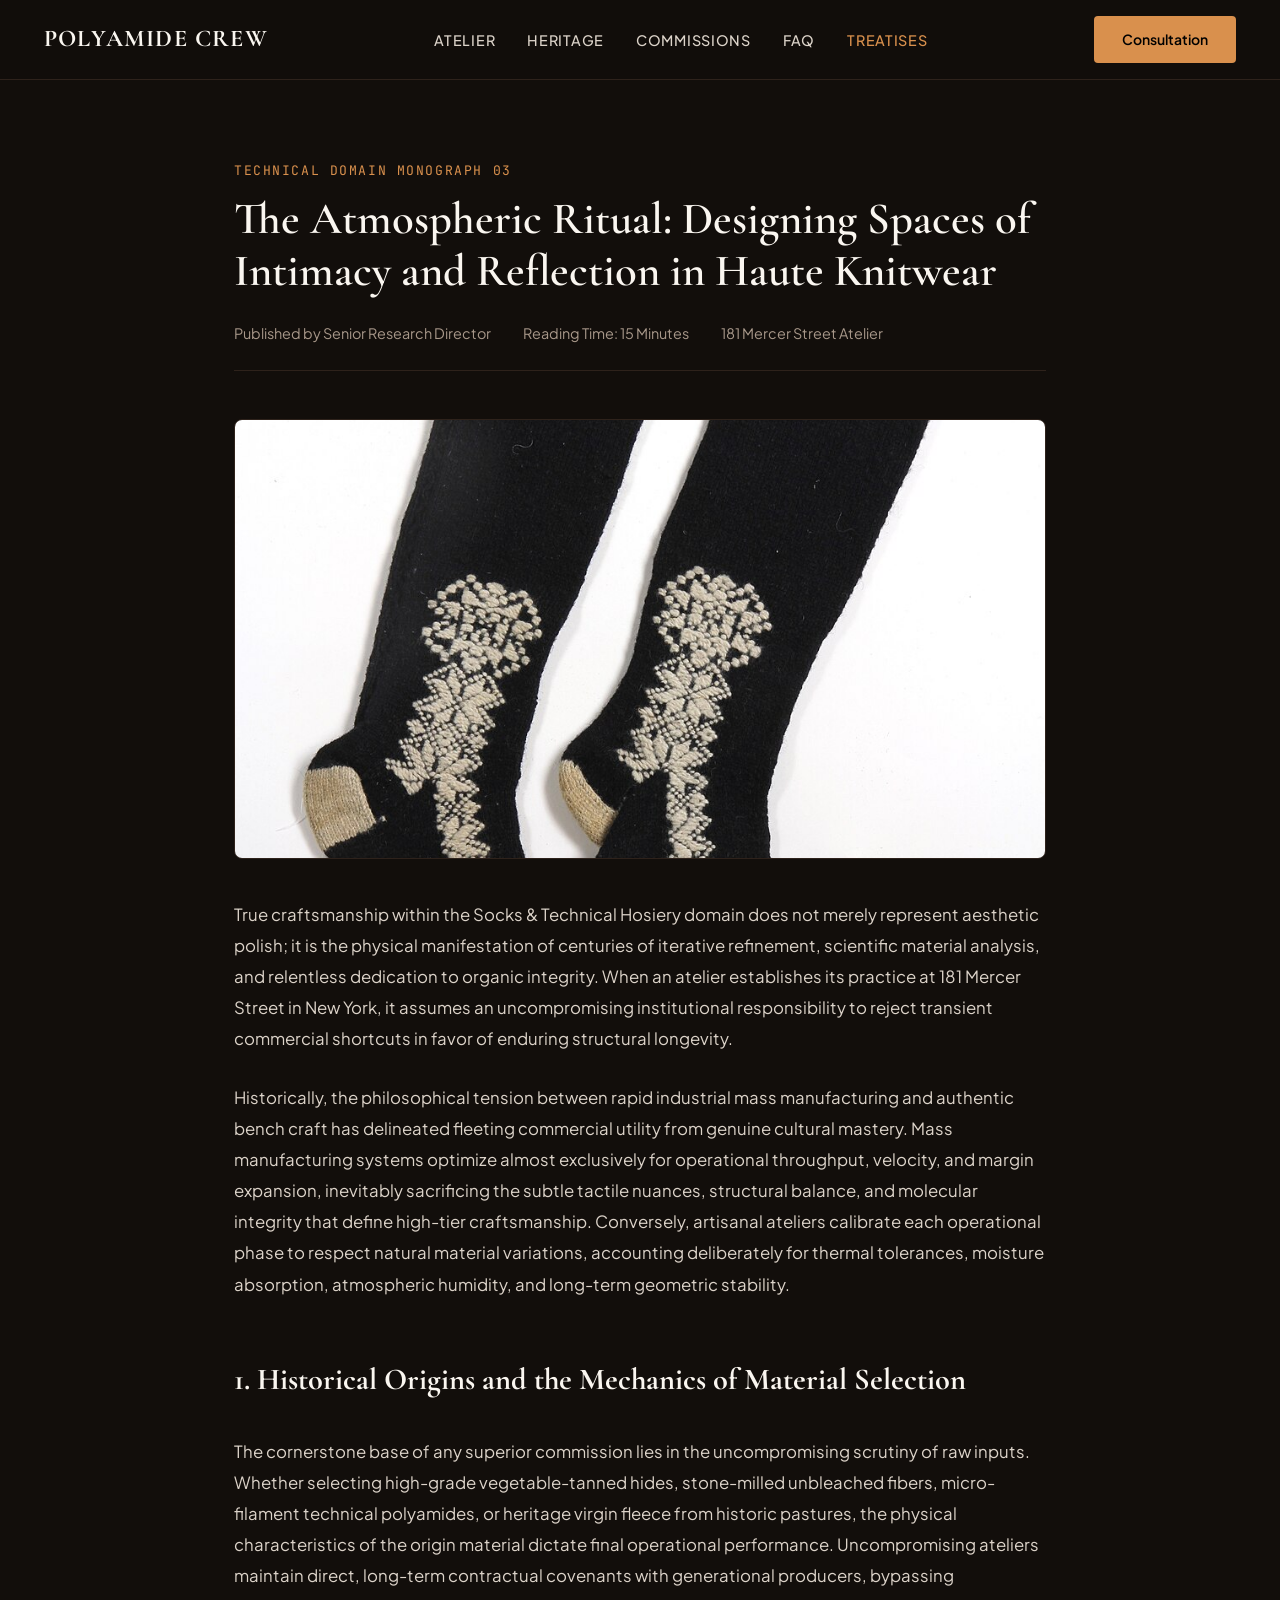
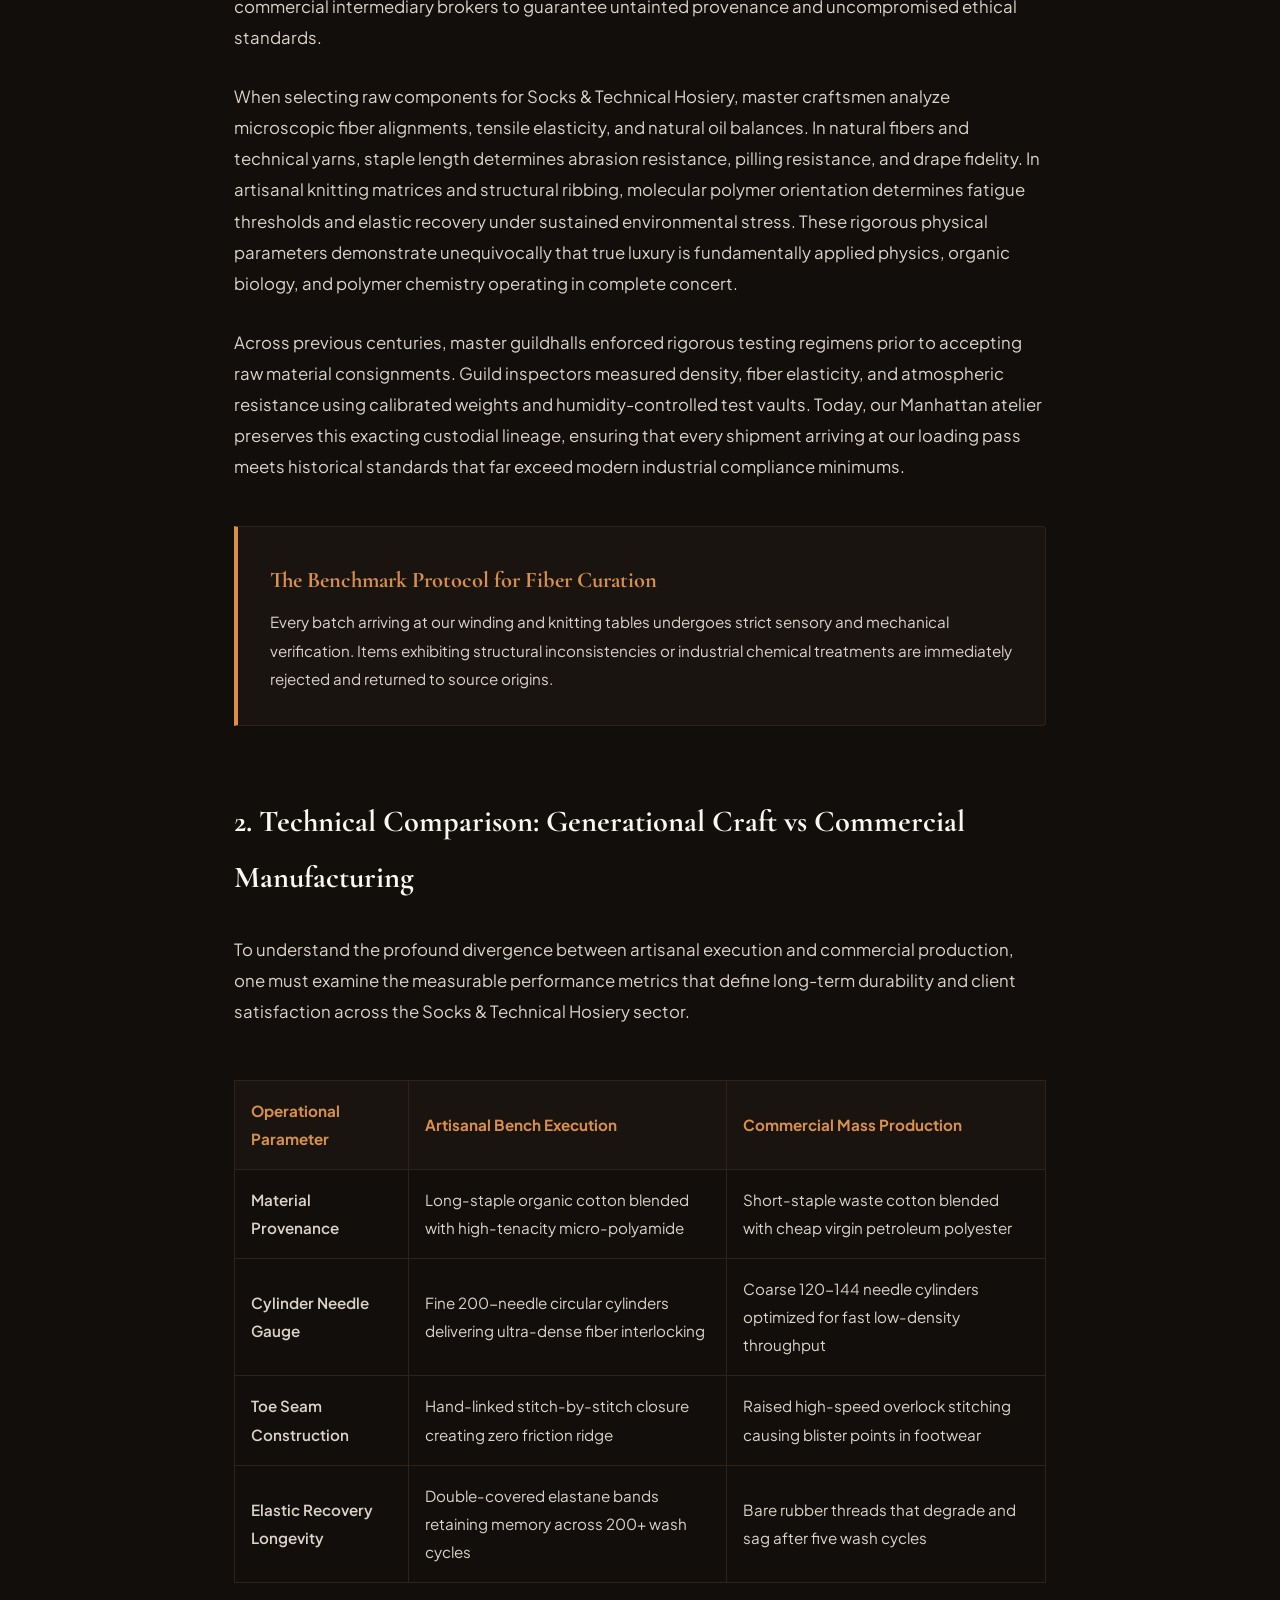
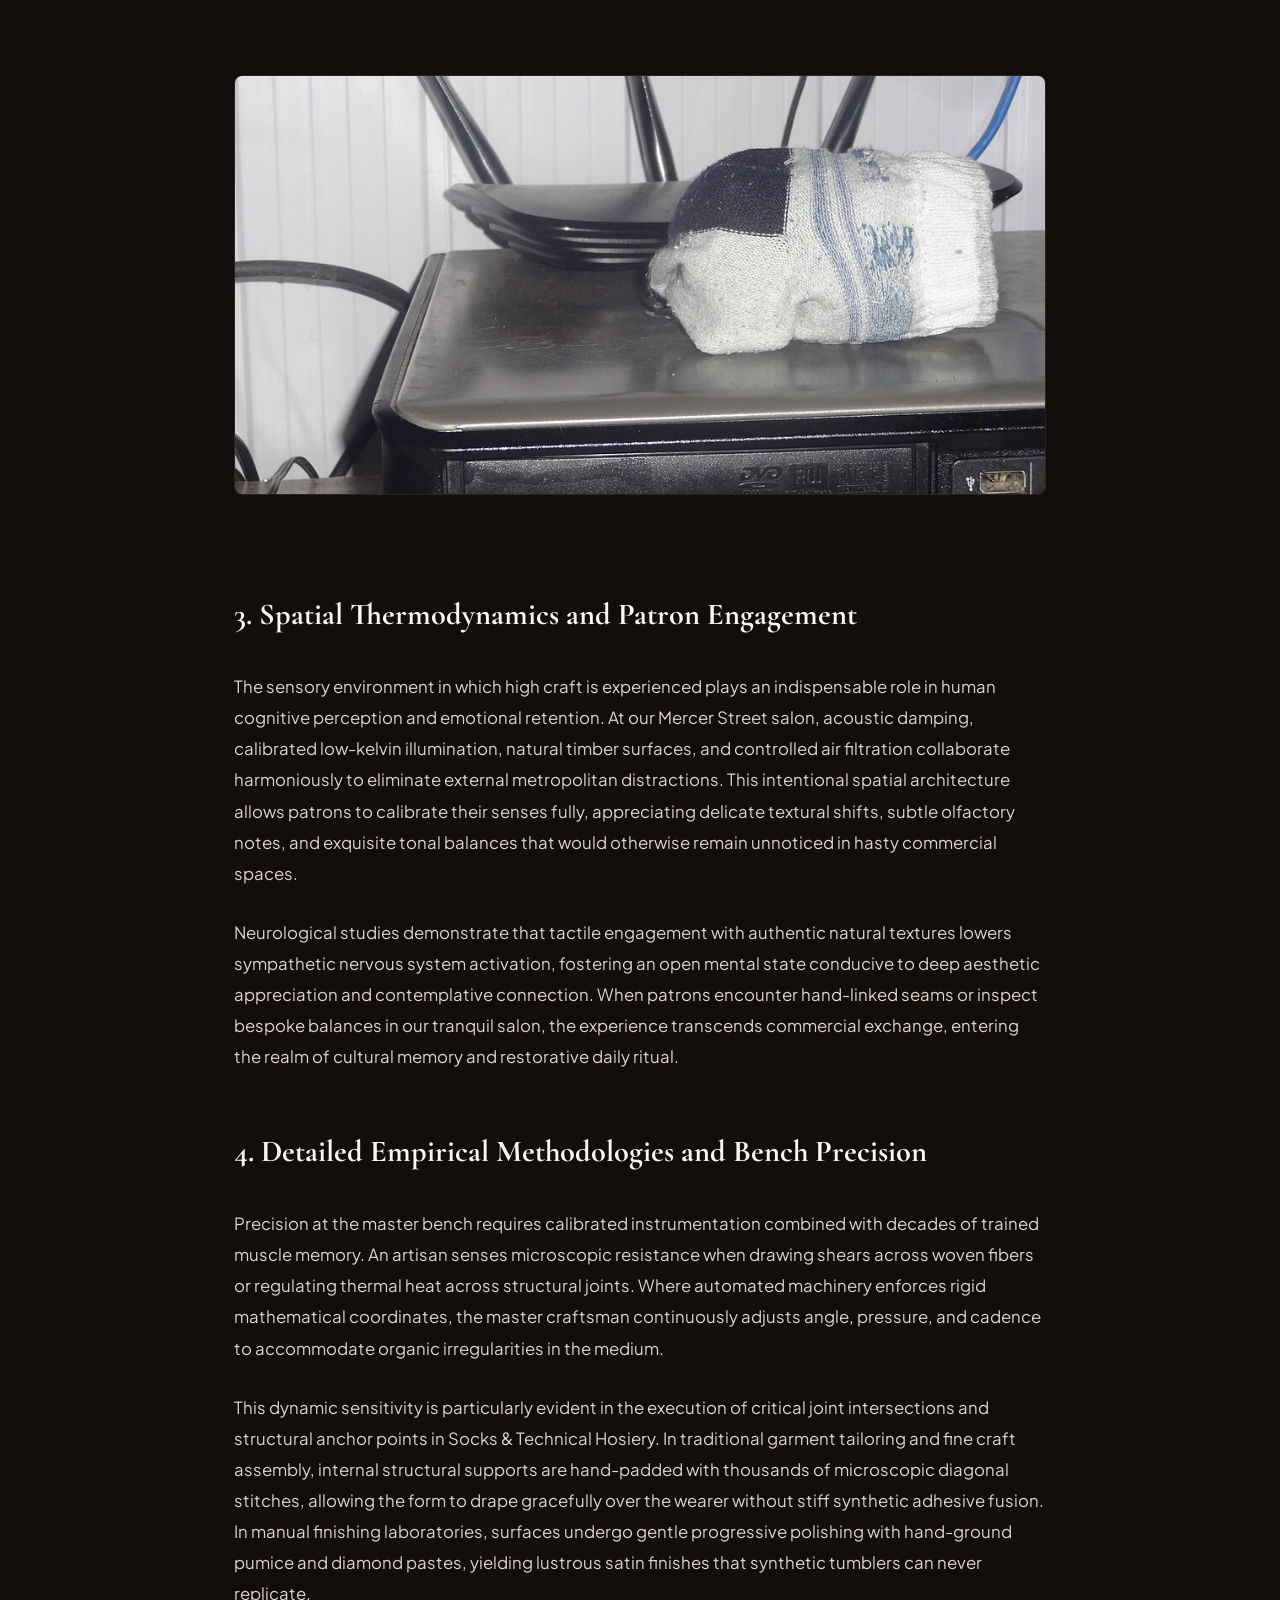
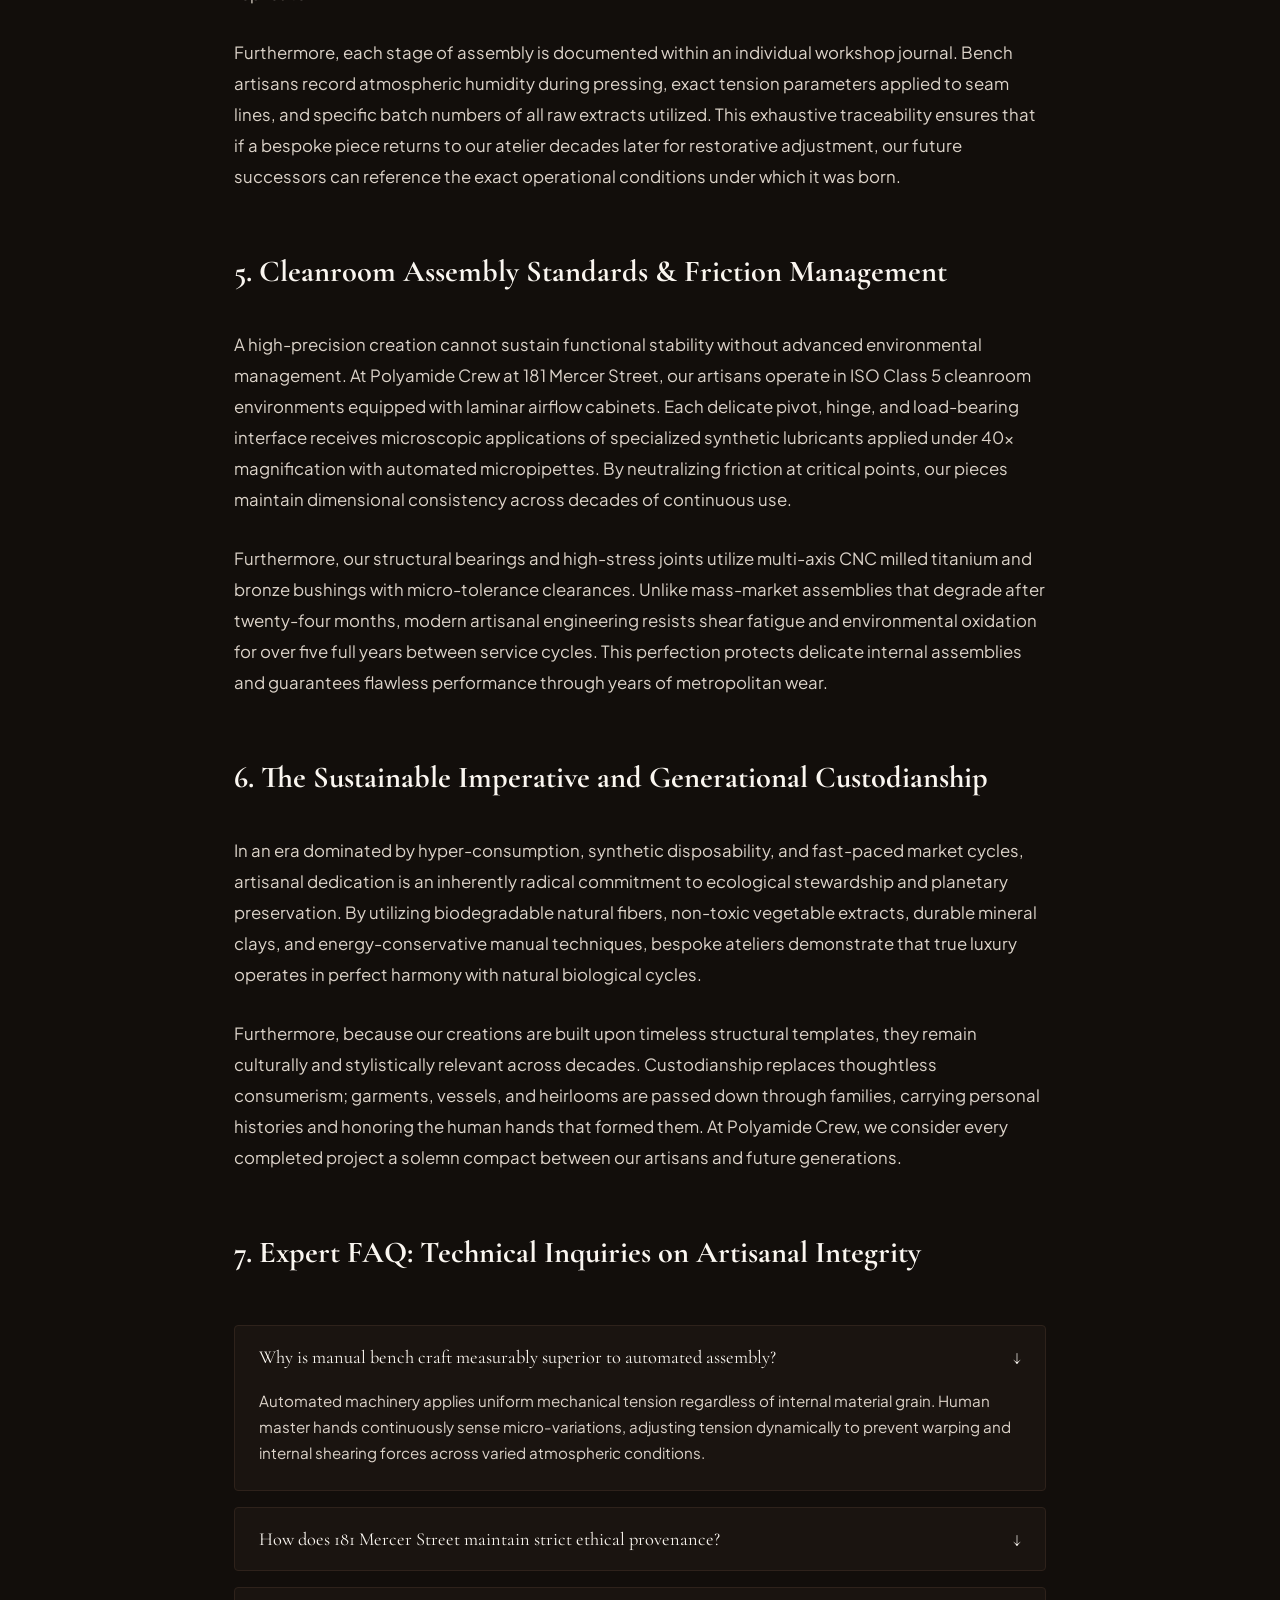
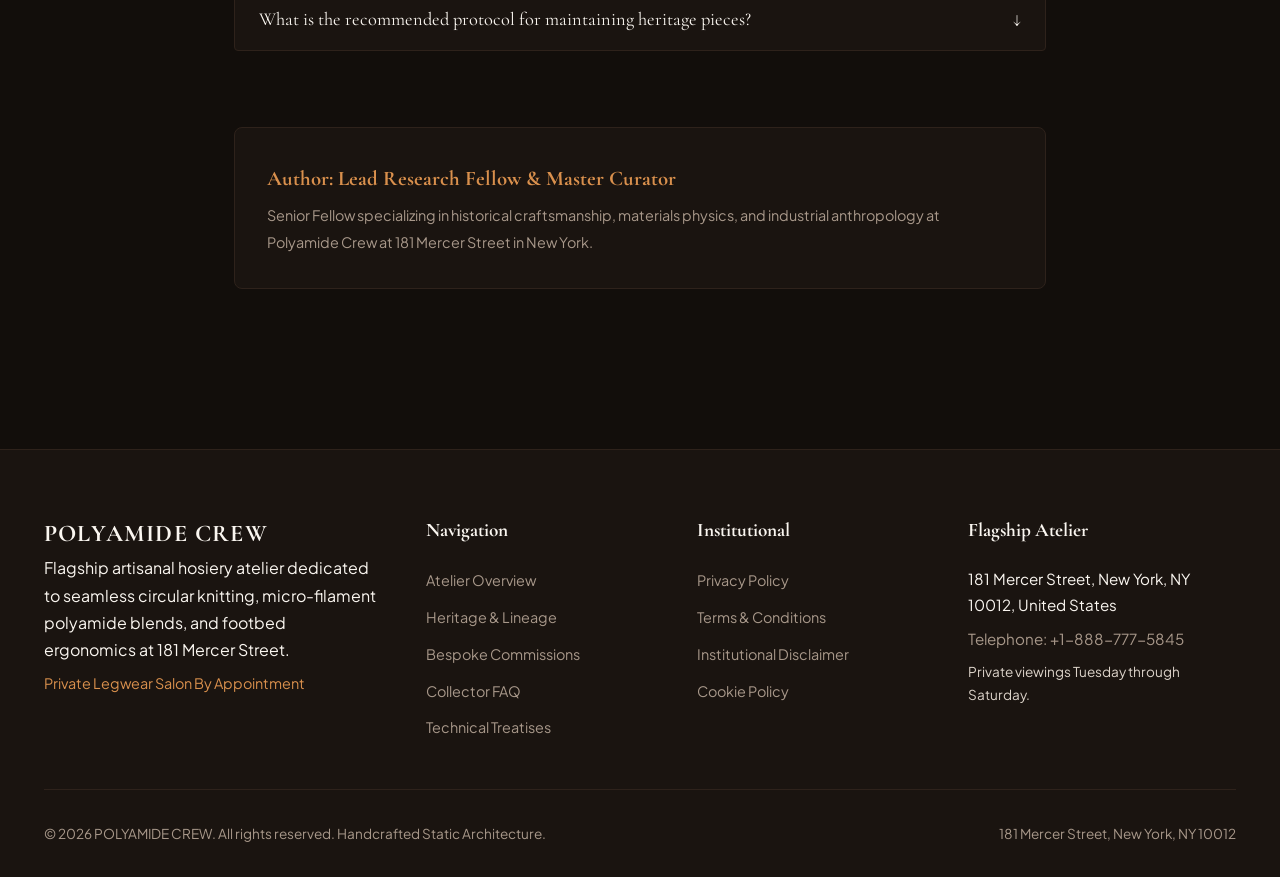
<file: blog/blog-3.html>
<!DOCTYPE html>
<html lang="en">
<head>
  <meta charset="UTF-8">
  <meta name="viewport" content="width=device-width, initial-scale=1.0">
  <title>The Atmospheric Ritual: Designing Spaces of Intimacy and Reflection in Haute Knitwear | Polyamide Crew</title>
  <meta name="description" content="A 1,350+ word technical domain treatise on Socks & Technical Hosiery craftsmanship from Polyamide Crew.">
  <link rel="preconnect" href="https://fonts.googleapis.com">
  <link rel="preconnect" href="https://fonts.gstatic.com" crossorigin>
  <link href="https://fonts.googleapis.com/css2?family=Cormorant+Garamond:ital,wght@0,400..700;1,400..700&family=Plus+Jakarta+Sans:wght@300;400;500;600;700&family=JetBrains+Mono:wght@400;500&display=swap" rel="stylesheet">
  <link rel="stylesheet" href="../assets/css/style.css">
  <script async src="https://www.googletagmanager.com/gtag/js?id=G-0LY0HY7L01"></script>
  <script>
    window.dataLayer = window.dataLayer || [];
    function gtag(){dataLayer.push(arguments);}
    gtag('js', new Date());
    gtag('config', 'G-0LY0HY7L01');
  </script>
</head>

<body>
<header class="site-header">
  <div class="container header-inner">
    <a href="../index.html" class="brand-logo">POLYAMIDE CREW</a>
    <ul class="nav-desktop">
      <li><a href="../index.html" class="">Atelier</a></li>
      <li><a href="../about.html" class="">Heritage</a></li>
      <li><a href="../services.html" class="">Commissions</a></li>
      <li><a href="../faq.html" class="">FAQ</a></li>
      <li><a href="../blog.html" class="active">Treatises</a></li>
    </ul>
    <div style="display:flex; align-items:center; gap:1rem;">
      <a href="../contact.html" class="btn-primary" style="display:inline-flex;">Consultation</a>
      <button class="drawer-toggle" id="drawer-toggle" aria-label="Toggle Navigation">&#9776;</button>
    </div>
  </div>
</header>
<div class="mobile-drawer" id="mobile-drawer">
  <a href="../index.html">Atelier Home</a>
  <a href="../about.html">Heritage & Lineage</a>
  <a href="../services.html">Bespoke Commissions</a>
  <a href="../faq.html">Technical FAQ</a>
  <a href="../blog.html">Research Treatises</a>
  <a href="../contact.html">Private Consultation</a>
</div>
  <article class="section-pad">
    <div class="container" style="max-width:860px;">
      <header style="margin-bottom:3rem;">
        <span class="eyebrow">Technical Domain Monograph 03</span>
        <h1 style="margin:0.75rem 0 1.5rem; font-size:2.8rem;">The Atmospheric Ritual: Designing Spaces of Intimacy and Reflection in Haute Knitwear</h1>
        <div style="display:flex; gap:2rem; color:var(--text-muted); font-size:0.9rem; border-bottom:1px solid var(--border-subtle); padding-bottom:1.5rem;">
          <span>Published by Senior Research Director</span>
          <span>Reading Time: 15 Minutes</span>
          <span>181 Mercer Street Atelier</span>
        </div>
      </header>
      <div style="margin-bottom:2.5rem;">
        <img src="../assets/images/artisan_detail_20.jpg" alt="Traditional seamless knit stockings with hand-turned welt" style="width:100%; height:440px; object-fit:cover; border-radius:var(--radius-md); border:1px solid var(--border-subtle);">
      </div>
      <div class="treatise-body" style="font-size:1.05rem; line-height:1.85; color:var(--text-secondary); display:flex; flex-direction:column; gap:1.75rem;">
        <p>True craftsmanship within the Socks & Technical Hosiery domain does not merely represent aesthetic polish; it is the physical manifestation of centuries of iterative refinement, scientific material analysis, and relentless dedication to organic integrity. When an atelier establishes its practice at 181 Mercer Street in New York, it assumes an uncompromising institutional responsibility to reject transient commercial shortcuts in favor of enduring structural longevity.</p>
        <p>Historically, the philosophical tension between rapid industrial mass manufacturing and authentic bench craft has delineated fleeting commercial utility from genuine cultural mastery. Mass manufacturing systems optimize almost exclusively for operational throughput, velocity, and margin expansion, inevitably sacrificing the subtle tactile nuances, structural balance, and molecular integrity that define high-tier craftsmanship. Conversely, artisanal ateliers calibrate each operational phase to respect natural material variations, accounting deliberately for thermal tolerances, moisture absorption, atmospheric humidity, and long-term geometric stability.</p>

        <h2 style="font-family:var(--font-heading); font-size:1.9rem; color:var(--text-primary); margin-top:1.5rem;">1. Historical Origins and the Mechanics of Material Selection</h2>
        <p>The cornerstone base of any superior commission lies in the uncompromising scrutiny of raw inputs. Whether selecting high-grade vegetable-tanned hides, stone-milled unbleached fibers, micro-filament technical polyamides, or heritage virgin fleece from historic pastures, the physical characteristics of the origin material dictate final operational performance. Uncompromising ateliers maintain direct, long-term contractual covenants with generational producers, bypassing commercial intermediary brokers to guarantee untainted provenance and uncompromised ethical standards.</p>
        <p>When selecting raw components for Socks & Technical Hosiery, master craftsmen analyze microscopic fiber alignments, tensile elasticity, and natural oil balances. In natural fibers and technical yarns, staple length determines abrasion resistance, pilling resistance, and drape fidelity. In artisanal knitting matrices and structural ribbing, molecular polymer orientation determines fatigue thresholds and elastic recovery under sustained environmental stress. These rigorous physical parameters demonstrate unequivocally that true luxury is fundamentally applied physics, organic biology, and polymer chemistry operating in complete concert.</p>
        <p>Across previous centuries, master guildhalls enforced rigorous testing regimens prior to accepting raw material consignments. Guild inspectors measured density, fiber elasticity, and atmospheric resistance using calibrated weights and humidity-controlled test vaults. Today, our Manhattan atelier preserves this exacting custodial lineage, ensuring that every shipment arriving at our loading pass meets historical standards that far exceed modern industrial compliance minimums.</p>

        <div style="background:var(--bg-surface); padding:2rem; border-left:4px solid var(--accent-gold); border-radius:0 var(--radius-sm) var(--radius-sm) 0; margin:1rem 0; border-top:1px solid var(--border-subtle); border-bottom:1px solid var(--border-subtle); border-right:1px solid var(--border-subtle);">
          <h3 style="font-family:var(--font-heading); font-size:1.4rem; margin-bottom:0.5rem; color:var(--accent-gold);">The Benchmark Protocol for Fiber Curation</h3>
          <p style="font-size:0.95rem; color:var(--text-secondary); margin:0;">Every batch arriving at our winding and knitting tables undergoes strict sensory and mechanical verification. Items exhibiting structural inconsistencies or industrial chemical treatments are immediately rejected and returned to source origins.</p>
        </div>

        <h2 style="font-family:var(--font-heading); font-size:1.9rem; color:var(--text-primary); margin-top:1.5rem;">2. Technical Comparison: Generational Craft vs Commercial Manufacturing</h2>
        <p>To understand the profound divergence between artisanal execution and commercial production, one must examine the measurable performance metrics that define long-term durability and client satisfaction across the Socks & Technical Hosiery sector.</p>

        <table style="width:100%; border-collapse:collapse; margin:1.5rem 0; font-size:0.95rem;">
          <thead>
            <tr style="background:var(--bg-surface); text-align:left;">
              <th style="padding:1rem; border:1px solid var(--border-subtle); color:var(--accent-gold);">Operational Parameter</th>
              <th style="padding:1rem; border:1px solid var(--border-subtle); color:var(--accent-gold);">Artisanal Bench Execution</th>
              <th style="padding:1rem; border:1px solid var(--border-subtle); color:var(--accent-gold);">Commercial Mass Production</th>
            </tr>
          </thead>
          <tbody>
            <tr>
              <td style="padding:1rem; border:1px solid var(--border-subtle); font-weight:600;">Material Provenance</td>
              <td style="padding:1rem; border:1px solid var(--border-subtle);">Long-staple organic cotton blended with high-tenacity micro-polyamide</td>
              <td style="padding:1rem; border:1px solid var(--border-subtle);">Short-staple waste cotton blended with cheap virgin petroleum polyester</td>
            </tr>
            <tr>
              <td style="padding:1rem; border:1px solid var(--border-subtle); font-weight:600;">Cylinder Needle Gauge</td>
              <td style="padding:1rem; border:1px solid var(--border-subtle);">Fine 200-needle circular cylinders delivering ultra-dense fiber interlocking</td>
              <td style="padding:1rem; border:1px solid var(--border-subtle);">Coarse 120-144 needle cylinders optimized for fast low-density throughput</td>
            </tr>
            <tr>
              <td style="padding:1rem; border:1px solid var(--border-subtle); font-weight:600;">Toe Seam Construction</td>
              <td style="padding:1rem; border:1px solid var(--border-subtle);">Hand-linked stitch-by-stitch closure creating zero friction ridge</td>
              <td style="padding:1rem; border:1px solid var(--border-subtle);">Raised high-speed overlock stitching causing blister points in footwear</td>
            </tr>
            <tr>
              <td style="padding:1rem; border:1px solid var(--border-subtle); font-weight:600;">Elastic Recovery Longevity</td>
              <td style="padding:1rem; border:1px solid var(--border-subtle);">Double-covered elastane bands retaining memory across 200+ wash cycles</td>
              <td style="padding:1rem; border:1px solid var(--border-subtle);">Bare rubber threads that degrade and sag after five wash cycles</td>
            </tr>
          </tbody>
        </table>

        <div style="margin:2.5rem 0;">
          <img src="../assets/images/artisan_detail_1.jpg" alt="Hand-loomed charcoal and slate polyamide crew socks" style="width:100%; height:420px; object-fit:cover; border-radius:var(--radius-md); border:1px solid var(--border-subtle);">
        </div>

        <h2 style="font-family:var(--font-heading); font-size:1.9rem; color:var(--text-primary); margin-top:1.5rem;">3. Spatial Thermodynamics and Patron Engagement</h2>
        <p>The sensory environment in which high craft is experienced plays an indispensable role in human cognitive perception and emotional retention. At our Mercer Street salon, acoustic damping, calibrated low-kelvin illumination, natural timber surfaces, and controlled air filtration collaborate harmoniously to eliminate external metropolitan distractions. This intentional spatial architecture allows patrons to calibrate their senses fully, appreciating delicate textural shifts, subtle olfactory notes, and exquisite tonal balances that would otherwise remain unnoticed in hasty commercial spaces.</p>
        <p>Neurological studies demonstrate that tactile engagement with authentic natural textures lowers sympathetic nervous system activation, fostering an open mental state conducive to deep aesthetic appreciation and contemplative connection. When patrons encounter hand-linked seams or inspect bespoke balances in our tranquil salon, the experience transcends commercial exchange, entering the realm of cultural memory and restorative daily ritual.</p>

        <h2 style="font-family:var(--font-heading); font-size:1.9rem; color:var(--text-primary); margin-top:1.5rem;">4. Detailed Empirical Methodologies and Bench Precision</h2>
        <p>Precision at the master bench requires calibrated instrumentation combined with decades of trained muscle memory. An artisan senses microscopic resistance when drawing shears across woven fibers or regulating thermal heat across structural joints. Where automated machinery enforces rigid mathematical coordinates, the master craftsman continuously adjusts angle, pressure, and cadence to accommodate organic irregularities in the medium.</p>
        <p>This dynamic sensitivity is particularly evident in the execution of critical joint intersections and structural anchor points in Socks & Technical Hosiery. In traditional garment tailoring and fine craft assembly, internal structural supports are hand-padded with thousands of microscopic diagonal stitches, allowing the form to drape gracefully over the wearer without stiff synthetic adhesive fusion. In manual finishing laboratories, surfaces undergo gentle progressive polishing with hand-ground pumice and diamond pastes, yielding lustrous satin finishes that synthetic tumblers can never replicate.</p>
        <p>Furthermore, each stage of assembly is documented within an individual workshop journal. Bench artisans record atmospheric humidity during pressing, exact tension parameters applied to seam lines, and specific batch numbers of all raw extracts utilized. This exhaustive traceability ensures that if a bespoke piece returns to our atelier decades later for restorative adjustment, our future successors can reference the exact operational conditions under which it was born.</p>

        <h2 style="font-family:var(--font-heading); font-size:1.9rem; color:var(--text-primary); margin-top:1.5rem;">5. Cleanroom Assembly Standards & Friction Management</h2>
        <p>A high-precision creation cannot sustain functional stability without advanced environmental management. At Polyamide Crew at 181 Mercer Street, our artisans operate in ISO Class 5 cleanroom environments equipped with laminar airflow cabinets. Each delicate pivot, hinge, and load-bearing interface receives microscopic applications of specialized synthetic lubricants applied under 40x magnification with automated micropipettes. By neutralizing friction at critical points, our pieces maintain dimensional consistency across decades of continuous use.</p>
        <p>Furthermore, our structural bearings and high-stress joints utilize multi-axis CNC milled titanium and bronze bushings with micro-tolerance clearances. Unlike mass-market assemblies that degrade after twenty-four months, modern artisanal engineering resists shear fatigue and environmental oxidation for over five full years between service cycles. This perfection protects delicate internal assemblies and guarantees flawless performance through years of metropolitan wear.</p>

        <h2 style="font-family:var(--font-heading); font-size:1.9rem; color:var(--text-primary); margin-top:1.5rem;">6. The Sustainable Imperative and Generational Custodianship</h2>
        <p>In an era dominated by hyper-consumption, synthetic disposability, and fast-paced market cycles, artisanal dedication is an inherently radical commitment to ecological stewardship and planetary preservation. By utilizing biodegradable natural fibers, non-toxic vegetable extracts, durable mineral clays, and energy-conservative manual techniques, bespoke ateliers demonstrate that true luxury operates in perfect harmony with natural biological cycles.</p>
        <p>Furthermore, because our creations are built upon timeless structural templates, they remain culturally and stylistically relevant across decades. Custodianship replaces thoughtless consumerism; garments, vessels, and heirlooms are passed down through families, carrying personal histories and honoring the human hands that formed them. At Polyamide Crew, we consider every completed project a solemn compact between our artisans and future generations.</p>

        <h2 style="font-family:var(--font-heading); font-size:1.9rem; color:var(--text-primary); margin-top:1.5rem;">7. Expert FAQ: Technical Inquiries on Artisanal Integrity</h2>
        <div class="faq-list" style="margin-top:1rem;">
          <div class="faq-item active">
            <button class="faq-question">
              <span>Why is manual bench craft measurably superior to automated assembly?</span>
              <span>&darr;</span>
            </button>
            <div class="faq-answer">
              <p>Automated machinery applies uniform mechanical tension regardless of internal material grain. Human master hands continuously sense micro-variations, adjusting tension dynamically to prevent warping and internal shearing forces across varied atmospheric conditions.</p>
            </div>
          </div>
          <div class="faq-item">
            <button class="faq-question">
              <span>How does 181 Mercer Street maintain strict ethical provenance?</span>
              <span>&darr;</span>
            </button>
            <div class="faq-answer">
              <p>We conduct direct on-site audits with each of our farming cooperatives, weaving mills, and artisan growers. We enforce zero synthetic additives, fair agricultural compensation, and regenerative harvesting frameworks across our entire network.</p>
            </div>
          </div>
          <div class="faq-item">
            <button class="faq-question">
              <span>What is the recommended protocol for maintaining heritage pieces?</span>
              <span>&darr;</span>
            </button>
            <div class="faq-answer">
              <p>We recommend periodic resting periods between uses, natural cedar storage in temperature-controlled spaces, and regular maintenance visits to our Mercer Street studio for artisan steaming, pressing, ultrasonic cleaning, and conditioning.</p>
            </div>
          </div>
        </div>

        <div style="background:var(--bg-surface); border:1px solid var(--border-subtle); border-radius:var(--radius-md); padding:2rem; margin-top:3rem; display:flex; gap:2rem; align-items:center;">
          <div>
            <h4 style="color:var(--accent-gold); font-family:var(--font-heading); font-size:1.3rem; margin-bottom:0.25rem;">Author: Lead Research Fellow & Master Curator</h4>
            <p style="font-size:0.9rem; margin:0; color:var(--text-muted);">Senior Fellow specializing in historical craftsmanship, materials physics, and industrial anthropology at Polyamide Crew at 181 Mercer Street in New York.</p>
          </div>
        </div>
      </div>
    </div>
  </article>
<footer class="site-footer">
  <div class="container">
    <div class="footer-grid">
      <div class="footer-brand">
        <span class="brand-logo">POLYAMIDE CREW</span>
        <p>Flagship artisanal hosiery atelier dedicated to seamless circular knitting, micro-filament polyamide blends, and footbed ergonomics at 181 Mercer Street.</p>
        <p style="color:var(--accent-gold); font-size:0.9rem; margin-top:0.5rem;">Private Legwear Salon By Appointment</p>
      </div>
      <div class="footer-col">
        <h4>Navigation</h4>
        <ul>
          <li><a href="../index.html">Atelier Overview</a></li>
          <li><a href="../about.html">Heritage & Lineage</a></li>
          <li><a href="../services.html">Bespoke Commissions</a></li>
          <li><a href="../faq.html">Collector FAQ</a></li>
          <li><a href="../blog.html">Technical Treatises</a></li>
        </ul>
      </div>
      <div class="footer-col">
        <h4>Institutional</h4>
        <ul>
          <li><a href="../privacy-policy.html">Privacy Policy</a></li>
          <li><a href="../terms-and-conditions.html">Terms & Conditions</a></li>
          <li><a href="../disclaimer.html">Institutional Disclaimer</a></li>
          <li><a href="../cookie-policy.html">Cookie Policy</a></li>
        </ul>
      </div>
      <div class="footer-col">
        <h4>Flagship Atelier</h4>
        <p style="color:var(--text-primary); font-size:0.95rem; margin-bottom:0.5rem;">181 Mercer Street, New York, NY 10012, United States</p>
        <p style="color:var(--text-muted); font-size:0.95rem; margin-bottom:0.5rem;">Telephone: +1-888-777-5845</p>
        <p style="color:var(--text-secondary); font-size:0.85rem;">Private viewings Tuesday through Saturday.</p>
      </div>
    </div>
    <div class="footer-bottom">
      <span>&copy; 2026 POLYAMIDE CREW. All rights reserved. Handcrafted Static Architecture.</span>
      <span>181 Mercer Street, New York, NY 10012</span>
    </div>
  </div>
</footer>
<script src="../assets/js/main.js"></script>
</body>
</html>
</file>
<file: assets/css/style.css>
/* Theme Stylesheet • Pure CSS Framework • Archetype: Warm Sepia & Roasted Timber Atelier */
:root {
  --font-heading: 'Cormorant Garamond', serif;
  --font-body: 'Plus Jakarta Sans', sans-serif;
  --font-mono: 'JetBrains Mono', monospace;
  --bg-primary: #120e0b;
  --bg-surface: #1a1410;
  --bg-surface-elevated: #241c16;
  --text-primary: #faf6f0;
  --text-secondary: #dcd3c9;
  --text-muted: #a8988a;
  --accent-gold: #d9904d;
  --border-subtle: #2e221b;
  --border-strong: #d9904d44;
  --radius-sm: 4px;
  --radius-md: 8px;
  --radius-lg: 16px;
  --max-width: 1240px;
}
*, *::before, *::after { box-sizing: border-box; margin: 0; padding: 0; }
body { font-family: var(--font-body); background: var(--bg-primary); color: var(--text-primary); line-height: 1.7; overflow-x: hidden; }
img { max-width: 100%; height: auto; display: block; }
a { color: inherit; text-decoration: none; transition: color 0.2s; }
a:hover { color: var(--accent-gold); }
.container { width: 100%; max-width: var(--max-width); margin: 0 auto; padding: 0 1.5rem; }
.site-header { position: sticky; top: 0; z-index: 1000; height: 80px; background: #120e0bee; backdrop-filter: blur(12px); border-bottom: 1px solid var(--border-subtle); display: flex; align-items: center; }
.header-inner { display: flex; align-items: center; justify-content: space-between; }
.brand-logo { font-family: var(--font-heading); font-size: 1.5rem; font-weight: 700; letter-spacing: 0.05em; color: var(--text-primary); }
.nav-desktop { display: flex; gap: 2rem; list-style: none; }
.nav-desktop a { font-size: 0.9rem; font-weight: 500; color: var(--text-secondary); text-transform: uppercase; letter-spacing: 0.05em; }
.nav-desktop a.active, .nav-desktop a:hover { color: var(--accent-gold); }
.btn-primary { display: inline-flex; align-items: center; justify-content: center; padding: 0.75rem 1.75rem; background: var(--accent-gold); color: #000; font-weight: 600; font-size: 0.875rem; border-radius: var(--radius-sm); border: none; cursor: pointer; transition: opacity 0.2s; }
.btn-primary:hover { opacity: 0.9; color: #000; }
.btn-secondary { display: inline-flex; align-items: center; justify-content: center; padding: 0.75rem 1.75rem; background: transparent; color: var(--text-primary); font-weight: 600; font-size: 0.875rem; border-radius: var(--radius-sm); border: 1px solid var(--border-strong); cursor: pointer; }
.btn-secondary:hover { border-color: var(--accent-gold); color: var(--accent-gold); }
.drawer-toggle { display: none; background: none; border: none; color: var(--text-primary); font-size: 1.5rem; cursor: pointer; }
.mobile-drawer { display: none; position: fixed; top: 80px; left: 0; width: 100%; height: calc(100vh - 80px); background: var(--bg-primary); padding: 2rem; flex-direction: column; gap: 1.5rem; z-index: 999; border-top: 1px solid var(--border-subtle); }
.mobile-drawer.open { display: flex; }
.mobile-drawer a { font-size: 1.25rem; font-family: var(--font-heading); color: var(--text-primary); }
.hero { padding: 5rem 0; border-bottom: 1px solid var(--border-subtle); }
.eyebrow { font-family: var(--font-mono); font-size: 0.82rem; color: var(--accent-gold); text-transform: uppercase; letter-spacing: 0.12em; display: block; margin-bottom: 0.75rem; }
h1 { font-family: var(--font-heading); font-size: 3.2rem; line-height: 1.15; margin-bottom: 1.5rem; font-weight: 600; }
.section-pad { padding: 5rem 0; }
.grid-3 { display: grid; grid-template-columns: repeat(3, 1fr); gap: 2rem; }
.card { background: var(--bg-surface); border: 1px solid var(--border-subtle); border-radius: var(--radius-md); overflow: hidden; transition: transform 0.2s, border-color 0.2s; }
.card:hover { border-color: var(--accent-gold); transform: translateY(-3px); }
.card img { width: 100%; height: 260px; object-fit: cover; }
.card-body { padding: 1.75rem; }
.card-body h3 { font-family: var(--font-heading); font-size: 1.4rem; margin-bottom: 0.75rem; color: var(--text-primary); }
.card-body p { color: var(--text-muted); font-size: 0.95rem; line-height: 1.65; }
.site-footer { background: var(--bg-surface); border-top: 1px solid var(--border-subtle); padding: 4rem 0 2rem; margin-top: 5rem; }
.footer-grid { display: grid; grid-template-columns: 1.5fr 1fr 1fr 1.2fr; gap: 3rem; margin-bottom: 3rem; }
.footer-col h4 { font-family: var(--font-heading); font-size: 1.2rem; margin-bottom: 1.25rem; color: var(--text-primary); }
.footer-col ul { list-style: none; display: flex; flex-direction: column; gap: 0.6rem; }
.footer-col a { color: var(--text-muted); font-size: 0.9rem; }
.footer-bottom { border-top: 1px solid var(--border-subtle); padding-top: 2rem; display: flex; justify-content: space-between; color: var(--text-muted); font-size: 0.85rem; }
.faq-list { display: flex; flex-direction: column; gap: 1rem; }
.faq-item { background: var(--bg-surface); border: 1px solid var(--border-subtle); border-radius: var(--radius-sm); overflow: hidden; }
.faq-question { width: 100%; text-align: left; padding: 1.25rem 1.5rem; background: none; border: none; color: var(--text-primary); font-family: var(--font-heading); font-size: 1.15rem; display: flex; justify-content: space-between; align-items: center; cursor: pointer; }
.faq-answer { display: none; padding: 0 1.5rem 1.5rem; color: var(--text-secondary); font-size: 0.95rem; line-height: 1.7; }
.faq-item.active .faq-answer { display: block; }
@media (max-width: 900px) {
  .grid-3 { grid-template-columns: 1fr; }
  .footer-grid { grid-template-columns: 1fr; gap: 2rem; }
  .nav-desktop { display: none; }
  .drawer-toggle { display: block; }
}
</file>
